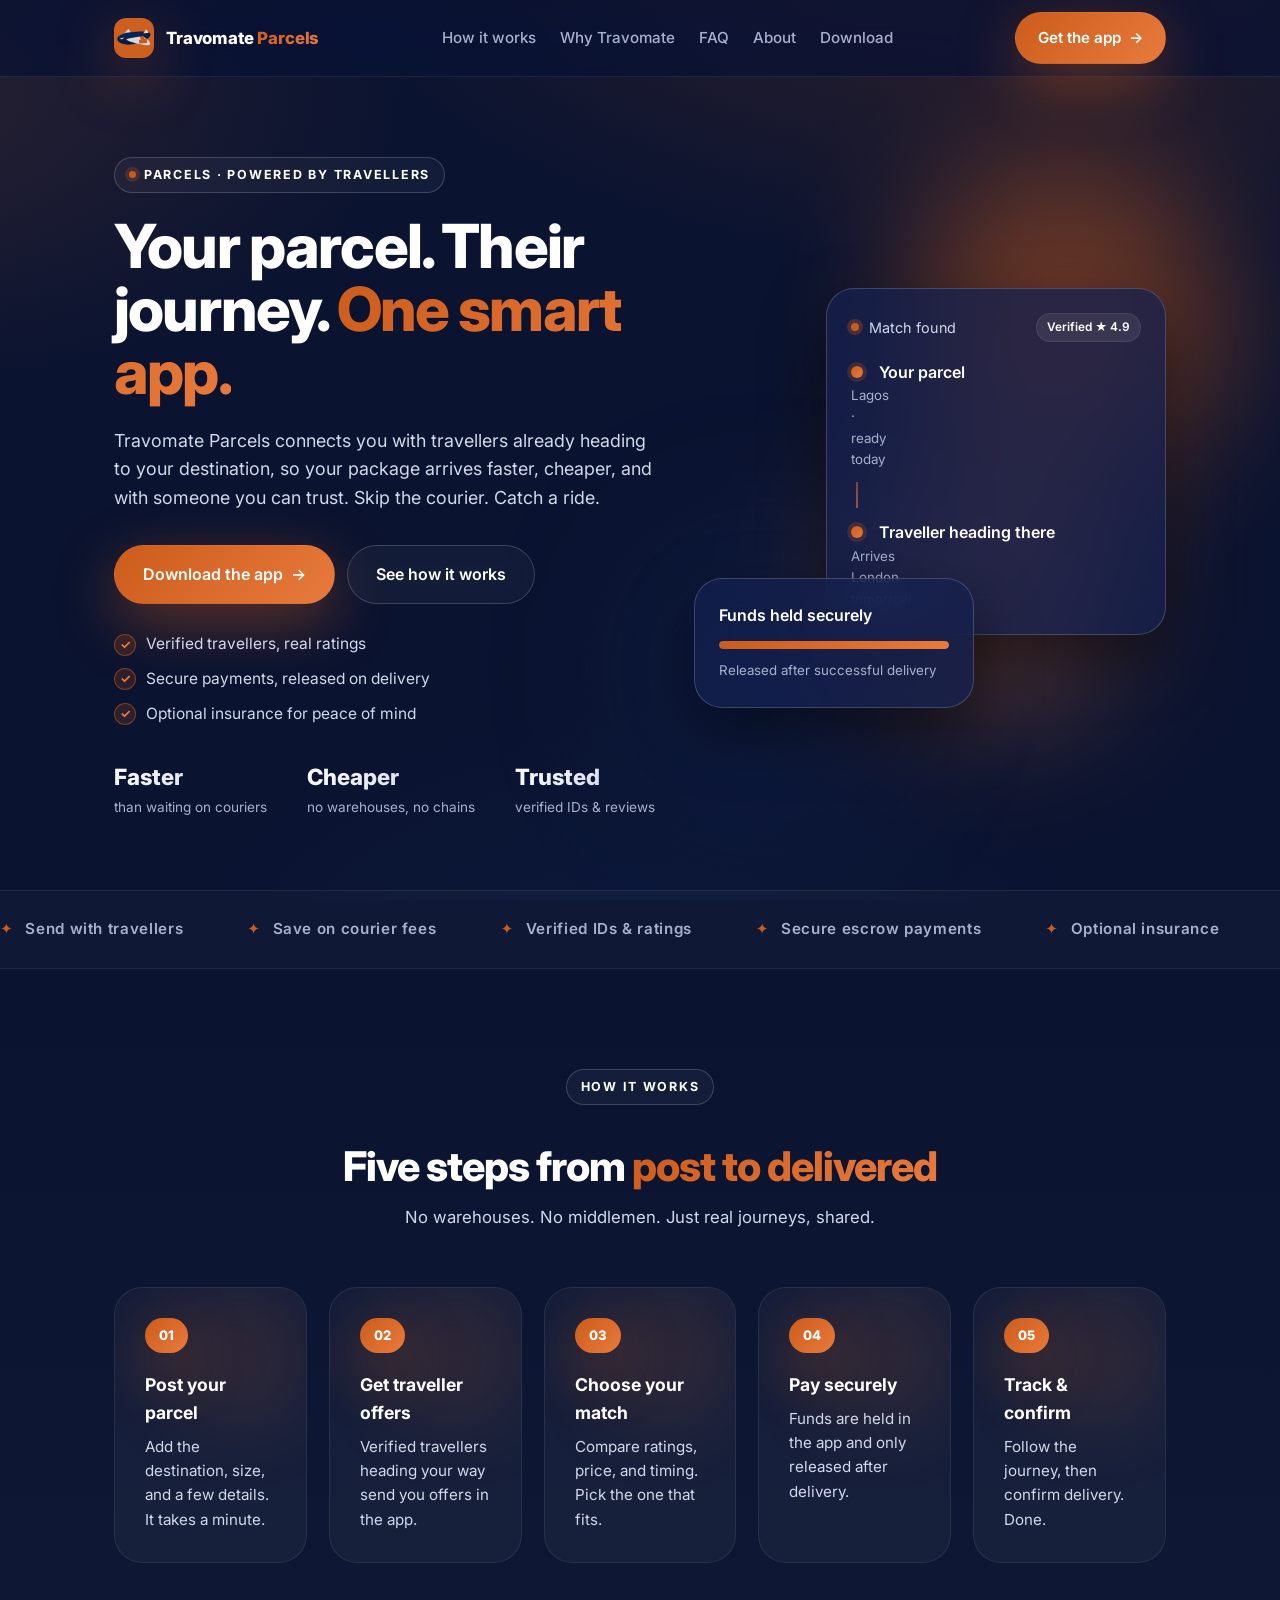
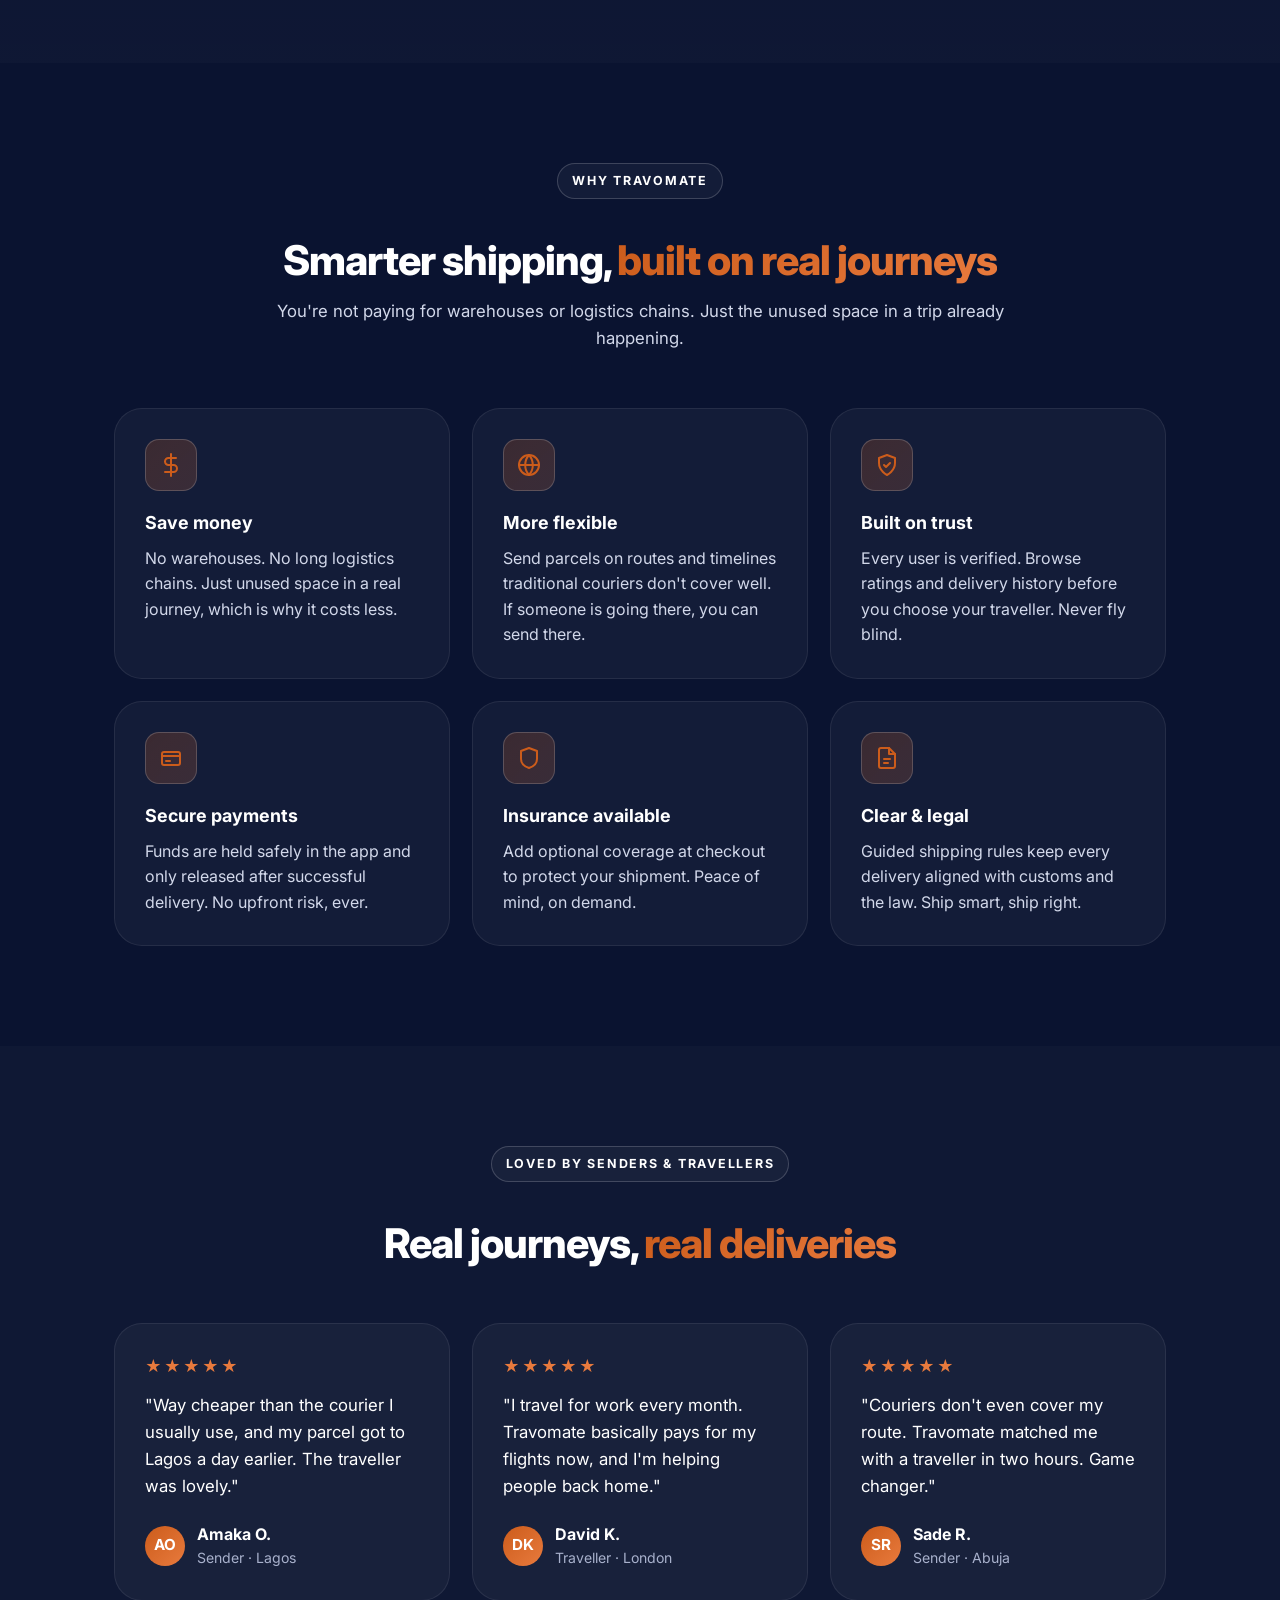
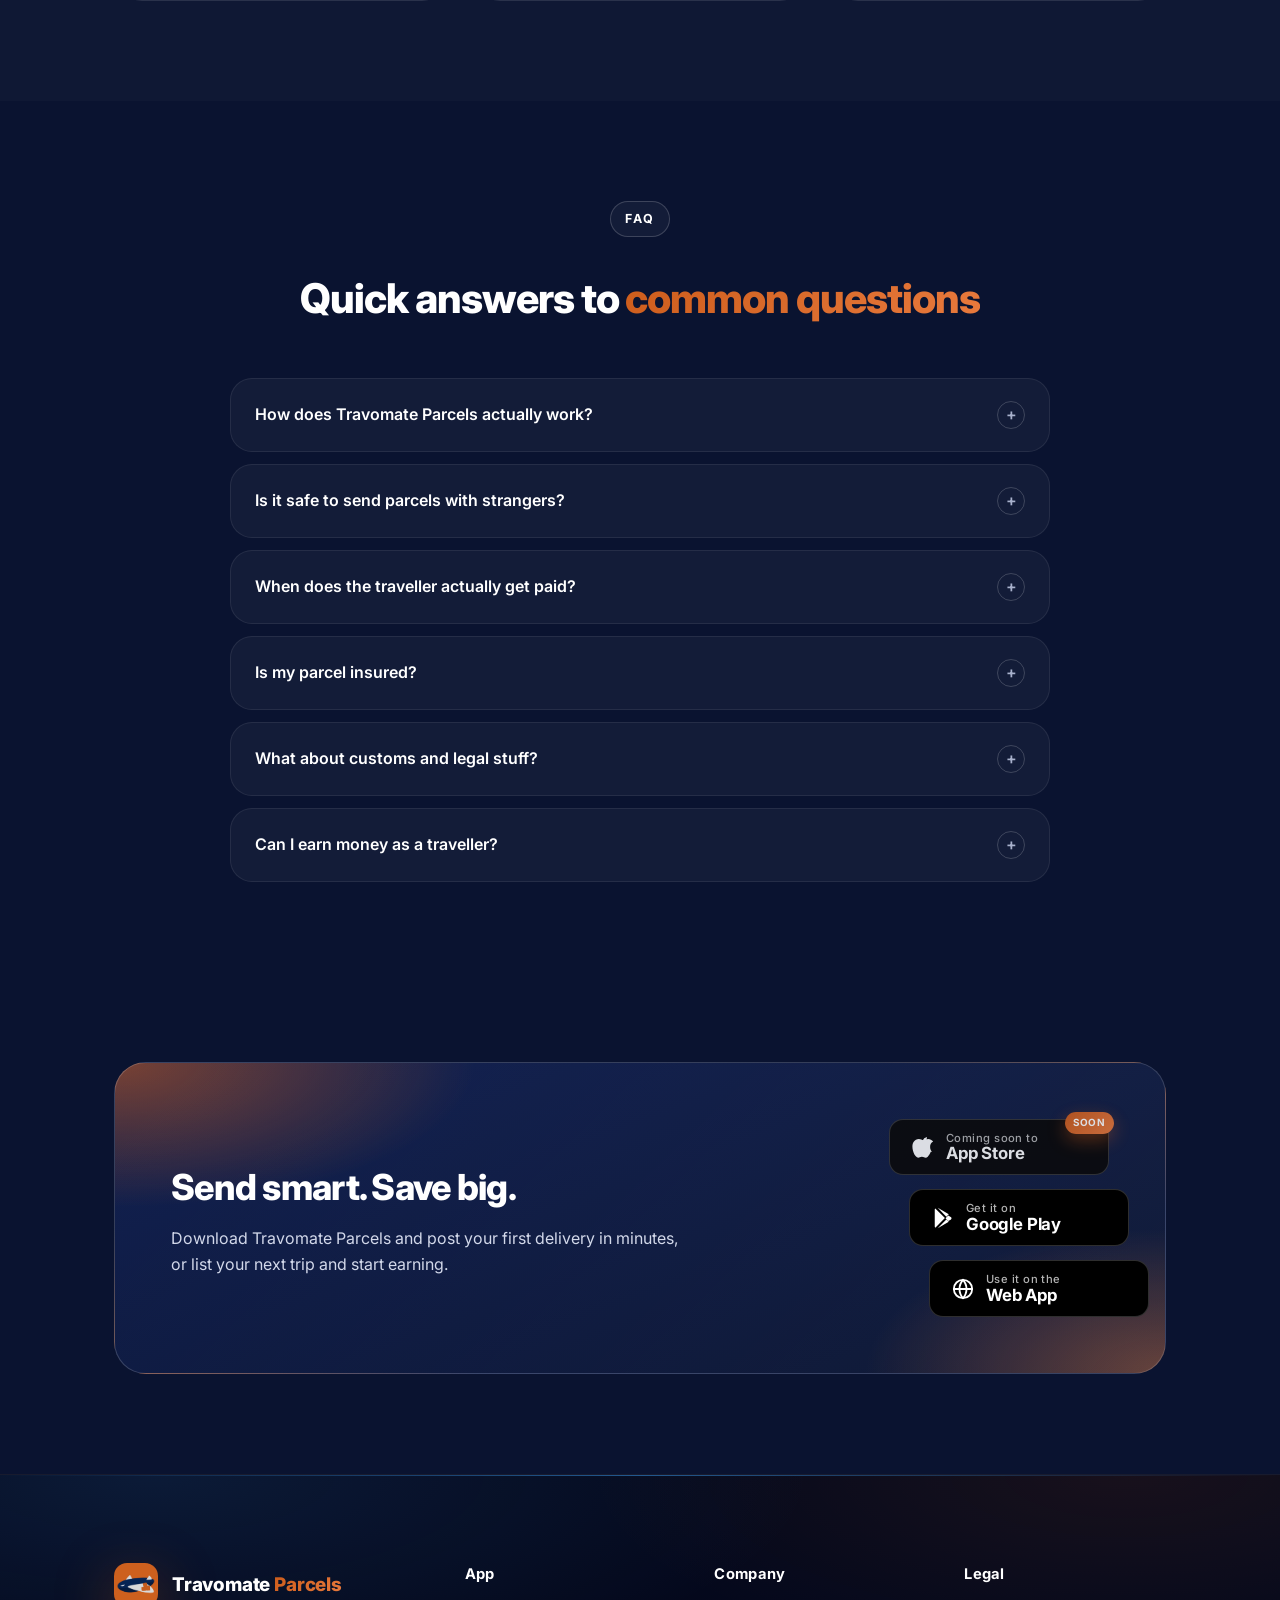
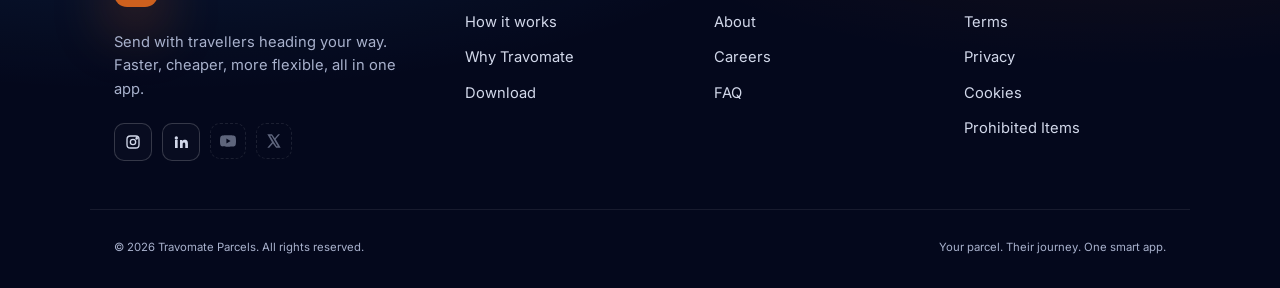
<file: index.html>
<!DOCTYPE html>
<html lang="en">
<head>
  <meta charset="UTF-8" />
  <meta name="viewport" content="width=device-width, initial-scale=1.0" />
  <meta name="theme-color" content="#0a1330" />
  <link rel="icon" type="image/png" href="assets/icon%201.png" />
  <meta name="description" content="Travomate Parcels: send packages with travellers already heading your way. Faster, cheaper, more flexible. Download the app." />
  <meta name="keywords" content="parcel delivery, peer-to-peer parcels, send parcel with traveller, P2P shipping, crowdshipping, Travomate, Travomate Parcels, send package abroad, cheap international shipping, courier alternative" />
  <meta name="author" content="Travomate SP Z.O.O" />
  <meta name="robots" content="index, follow, max-image-preview:large, max-snippet:-1, max-video-preview:-1" />
  <meta name="geo.region" content="PL-MZ" />
  <meta name="geo.placename" content="Warsaw" />
  <meta name="geo.position" content="52.2297;21.0122" />
  <meta name="ICBM" content="52.2297, 21.0122" />
  <link rel="canonical" href="https://travomate.com.pl/" />
  <meta property="og:type" content="website" />
  <meta property="og:site_name" content="Travomate Parcels" />
  <meta property="og:title" content="Travomate Parcels: Send With Travellers. Save Big." />
  <meta property="og:description" content="Send packages with travellers already heading your way. Faster, cheaper, more flexible. Download the app." />
  <meta property="og:url" content="https://travomate.com.pl/" />
  <meta property="og:image" content="https://travomate.com.pl/assets/icon%201.png" />
  <meta property="og:locale" content="en_GB" />
  <meta name="twitter:card" content="summary_large_image" />
  <meta name="twitter:title" content="Travomate Parcels: Send With Travellers. Save Big." />
  <meta name="twitter:description" content="Send packages with travellers already heading your way. Faster, cheaper, more flexible." />
  <meta name="twitter:image" content="https://travomate.com.pl/assets/icon%201.png" />
  <title>Travomate Parcels: Send With Travellers. Save Big.</title>
  <link rel="preconnect" href="https://fonts.googleapis.com" />
  <link rel="preconnect" href="https://fonts.gstatic.com" crossorigin />
  <link href="https://fonts.googleapis.com/css2?family=Inter:wght@400;500;600;700;800&display=swap" rel="stylesheet" />
  <link rel="stylesheet" href="styles.css" />
  <script type="application/ld+json">
  {
    "@context": "https://schema.org",
    "@graph": [
      {
        "@type": "Organization",
        "@id": "https://travomate.com.pl/#organization",
        "name": "Travomate SP Z.O.O",
        "alternateName": "Travomate Parcels",
        "url": "https://travomate.com.pl/",
        "logo": "https://travomate.com.pl/assets/icon%201.png",
        "address": {
          "@type": "PostalAddress",
          "addressLocality": "Warsaw",
          "addressRegion": "Mazowieckie",
          "addressCountry": "PL"
        },
        "sameAs": [
          "https://www.instagram.com/travomate_parcels",
          "https://www.linkedin.com/company/travomate-sp-z-o-o/"
        ]
      },
      {
        "@type": "WebSite",
        "@id": "https://travomate.com.pl/#website",
        "url": "https://travomate.com.pl/",
        "name": "Travomate Parcels",
        "description": "Peer-to-peer parcel delivery with verified travellers heading your way.",
        "publisher": { "@id": "https://travomate.com.pl/#organization" },
        "inLanguage": "en-GB"
      },
      {
        "@type": "MobileApplication",
        "name": "Travomate Parcels",
        "operatingSystem": "ANDROID, WEB",
        "applicationCategory": "TravelApplication",
        "offers": { "@type": "Offer", "price": "0", "priceCurrency": "USD" },
        "downloadUrl": "https://play.google.com/store/apps/details?id=online.travomate.app",
        "publisher": { "@id": "https://travomate.com.pl/#organization" }
      },
      {
        "@type": "Service",
        "name": "Peer-to-peer parcel delivery",
        "serviceType": "Crowdshipping",
        "areaServed": "Worldwide",
        "provider": { "@id": "https://travomate.com.pl/#organization" },
        "description": "Send parcels with verified travellers already heading to your destination. Funds are held in escrow and released only after delivery is confirmed."
      }
    ]
  }
  </script>
</head>
<body>
  <header class="site-header">
    <div class="container nav">
      <a href="#" class="logo" aria-label="Travomate Parcels home">
        <span class="logo-mark" aria-hidden="true">
          <img src="assets/icon%201.png" alt="" width="40" height="40" />
        </span>
        <span class="logo-text">Travomate <span>Parcels</span></span>
      </a>
      <nav class="nav-links" aria-label="Primary">
        <a href="#how">How it works</a>
        <a href="#why">Why Travomate</a>
        <a href="#faq">FAQ</a>
        <a href="about.html">About</a>
        <a href="#download">Download</a>
      </nav>
      <div class="nav-cta">
        <a href="#download" class="btn btn-primary">Get the app <span class="arrow">→</span></a>
      </div>
      <button class="nav-toggle" aria-label="Open menu" aria-expanded="false">
        <span></span><span></span><span></span>
      </button>
    </div>
  </header>

  <main>
    <section class="hero">
      <div class="container hero-grid">
        <div class="hero-copy reveal">
          <span class="eyebrow"><span class="pulse"></span> Parcels · Powered by travellers</span>
          <h1>Your parcel. Their journey. <span class="grad">One smart app.</span></h1>
          <p class="lead">
            Travomate Parcels connects you with travellers already heading to your destination,
            so your package arrives faster, cheaper, and with someone you can trust.
            Skip the courier. Catch a ride.
          </p>

          <div class="hero-actions">
            <a href="#download" class="btn btn-primary btn-lg">Download the app <span class="arrow">→</span></a>
            <a href="#how" class="btn btn-ghost btn-lg">See how it works</a>
          </div>

          <ul class="hero-bullets">
            <li><span class="tick" aria-hidden="true">✓</span> Verified travellers, real ratings</li>
            <li><span class="tick" aria-hidden="true">✓</span> Secure payments, released on delivery</li>
            <li><span class="tick" aria-hidden="true">✓</span> Optional insurance for peace of mind</li>
          </ul>

          <div class="trust">
            <div><strong>Faster</strong><span>than waiting on couriers</span></div>
            <div><strong>Cheaper</strong><span>no warehouses, no chains</span></div>
            <div><strong>Trusted</strong><span>verified IDs &amp; reviews</span></div>
          </div>
        </div>
        <div class="hero-art" aria-hidden="true">
          <div class="card card-float">
            <div class="card-row">
              <div class="dot dot-green"></div>
              <span>Match found</span>
              <span class="badge">Verified ★ 4.9</span>
            </div>
            <div class="route">
              <div class="route-point"><span></span><p>Your parcel</p><small>Lagos · ready today</small></div>
              <div class="route-line"></div>
              <div class="route-point"><span></span><p>Traveller heading there</p><small>Arrives London tomorrow</small></div>
            </div>
          </div>
          <div class="card card-float card-2">
            <p class="card-title">Funds held securely</p>
            <div class="bar"><div class="bar-fill" style="width:100%"></div></div>
            <small>Released after successful delivery</small>
          </div>
          <div class="blob blob-1"></div>
          <div class="blob blob-2"></div>
          <div class="blob blob-3"></div>
        </div>
      </div>
    </section>

    <div class="marquee" aria-hidden="true">
      <div class="marquee-track">
        <span>Send with travellers</span>
        <span>Save on courier fees</span>
        <span>Verified IDs &amp; ratings</span>
        <span>Secure escrow payments</span>
        <span>Optional insurance</span>
        <span>Track every step</span>
        <span>Customs-clear &amp; legal</span>
        <span>Send with travellers</span>
        <span>Save on courier fees</span>
        <span>Verified IDs &amp; ratings</span>
        <span>Secure escrow payments</span>
        <span>Optional insurance</span>
        <span>Track every step</span>
        <span>Customs-clear &amp; legal</span>
      </div>
    </div>

    <section id="how" class="how">
      <div class="container">
        <div class="section-head reveal">
          <span class="eyebrow">How it works</span>
          <h2>Five steps from <span class="grad">post to delivered</span></h2>
          <p>No warehouses. No middlemen. Just real journeys, shared.</p>
        </div>
        <ol class="steps steps-5">
          <li class="reveal">
            <span class="step-num">01</span>
            <h3>Post your parcel</h3>
            <p>Add the destination, size, and a few details. It takes a minute.</p>
          </li>
          <li class="reveal">
            <span class="step-num">02</span>
            <h3>Get traveller offers</h3>
            <p>Verified travellers heading your way send you offers in the app.</p>
          </li>
          <li class="reveal">
            <span class="step-num">03</span>
            <h3>Choose your match</h3>
            <p>Compare ratings, price, and timing. Pick the one that fits.</p>
          </li>
          <li class="reveal">
            <span class="step-num">04</span>
            <h3>Pay securely</h3>
            <p>Funds are held in the app and only released after delivery.</p>
          </li>
          <li class="reveal">
            <span class="step-num">05</span>
            <h3>Track &amp; confirm</h3>
            <p>Follow the journey, then confirm delivery. Done.</p>
          </li>
        </ol>
      </div>
    </section>

    <section id="why" class="services">
      <div class="container">
        <div class="section-head reveal">
          <span class="eyebrow">Why Travomate</span>
          <h2>Smarter shipping, <span class="grad">built on real journeys</span></h2>
          <p>You're not paying for warehouses or logistics chains. Just the unused space in a trip already happening.</p>
        </div>
        <div class="why-grid">
          <article class="feature reveal">
            <div class="feature-icon">
              <svg viewBox="0 0 24 24" fill="none" stroke="currentColor" stroke-width="2" stroke-linecap="round" stroke-linejoin="round"><line x1="12" y1="1" x2="12" y2="23"/><path d="M17 5H9.5a3.5 3.5 0 0 0 0 7h5a3.5 3.5 0 0 1 0 7H6"/></svg>
            </div>
            <h3>Save money</h3>
            <p>No warehouses. No long logistics chains. Just unused space in a real journey, which is why it costs less.</p>
          </article>
          <article class="feature reveal">
            <div class="feature-icon">
              <svg viewBox="0 0 24 24" fill="none" stroke="currentColor" stroke-width="2" stroke-linecap="round" stroke-linejoin="round"><circle cx="12" cy="12" r="10"/><path d="M2 12h20"/><path d="M12 2a15 15 0 0 1 0 20"/><path d="M12 2a15 15 0 0 0 0 20"/></svg>
            </div>
            <h3>More flexible</h3>
            <p>Send parcels on routes and timelines traditional couriers don't cover well. If someone is going there, you can send there.</p>
          </article>
          <article class="feature reveal">
            <div class="feature-icon">
              <svg viewBox="0 0 24 24" fill="none" stroke="currentColor" stroke-width="2" stroke-linecap="round" stroke-linejoin="round"><path d="M12 22s8-4 8-12V5l-8-3-8 3v5c0 8 8 12 8 12z"/><path d="m9 12 2 2 4-4"/></svg>
            </div>
            <h3>Built on trust</h3>
            <p>Every user is verified. Browse ratings and delivery history before you choose your traveller. Never fly blind.</p>
          </article>
          <article class="feature reveal">
            <div class="feature-icon">
              <svg viewBox="0 0 24 24" fill="none" stroke="currentColor" stroke-width="2" stroke-linecap="round" stroke-linejoin="round"><rect x="3" y="6" width="18" height="13" rx="2"/><path d="M3 10h18"/><path d="M7 15h4"/></svg>
            </div>
            <h3>Secure payments</h3>
            <p>Funds are held safely in the app and only released after successful delivery. No upfront risk, ever.</p>
          </article>
          <article class="feature reveal">
            <div class="feature-icon">
              <svg viewBox="0 0 24 24" fill="none" stroke="currentColor" stroke-width="2" stroke-linecap="round" stroke-linejoin="round"><path d="M20 13c0 5-3.5 7.5-8 9-4.5-1.5-8-4-8-9V5l8-3 8 3z"/></svg>
            </div>
            <h3>Insurance available</h3>
            <p>Add optional coverage at checkout to protect your shipment. Peace of mind, on demand.</p>
          </article>
          <article class="feature reveal">
            <div class="feature-icon">
              <svg viewBox="0 0 24 24" fill="none" stroke="currentColor" stroke-width="2" stroke-linecap="round" stroke-linejoin="round"><path d="M14 2H6a2 2 0 0 0-2 2v16a2 2 0 0 0 2 2h12a2 2 0 0 0 2-2V8z"/><polyline points="14 2 14 8 20 8"/><line x1="9" y1="13" x2="15" y2="13"/><line x1="9" y1="17" x2="13" y2="17"/></svg>
            </div>
            <h3>Clear &amp; legal</h3>
            <p>Guided shipping rules keep every delivery aligned with customs and the law. Ship smart, ship right.</p>
          </article>
        </div>
      </div>
    </section>

    <section class="testimonials">
      <div class="container">
        <div class="section-head reveal">
          <span class="eyebrow">Loved by senders &amp; travellers</span>
          <h2>Real journeys, <span class="grad">real deliveries</span></h2>
        </div>
        <div class="grid-3">
          <figure class="quote reveal">
            <div class="stars" aria-label="5 out of 5 stars">★★★★★</div>
            <blockquote>"Way cheaper than the courier I usually use, and my parcel got to Lagos a day earlier. The traveller was lovely."</blockquote>
            <figcaption>
              <div class="avatar" aria-hidden="true">AO</div>
              <div class="who"><strong>Amaka O.</strong><span>Sender · Lagos</span></div>
            </figcaption>
          </figure>
          <figure class="quote reveal">
            <div class="stars" aria-label="5 out of 5 stars">★★★★★</div>
            <blockquote>"I travel for work every month. Travomate basically pays for my flights now, and I'm helping people back home."</blockquote>
            <figcaption>
              <div class="avatar" aria-hidden="true">DK</div>
              <div class="who"><strong>David K.</strong><span>Traveller · London</span></div>
            </figcaption>
          </figure>
          <figure class="quote reveal">
            <div class="stars" aria-label="5 out of 5 stars">★★★★★</div>
            <blockquote>"Couriers don't even cover my route. Travomate matched me with a traveller in two hours. Game changer."</blockquote>
            <figcaption>
              <div class="avatar" aria-hidden="true">SR</div>
              <div class="who"><strong>Sade R.</strong><span>Sender · Abuja</span></div>
            </figcaption>
          </figure>
        </div>
      </div>
    </section>

    <section id="faq" class="faq">
      <div class="container">
        <div class="section-head reveal">
          <span class="eyebrow">FAQ</span>
          <h2>Quick answers to <span class="grad">common questions</span></h2>
        </div>
        <div class="faq-list">
          <details class="faq-item reveal">
            <summary>How does Travomate Parcels actually work?<span class="faq-icon" aria-hidden="true">+</span></summary>
            <p>You post your parcel in the app. Verified travellers already heading to your destination send offers. You pick one based on rating, price, and timing, pay securely, and track the delivery, all inside the app.</p>
          </details>
          <details class="faq-item reveal">
            <summary>Is it safe to send parcels with strangers?<span class="faq-icon" aria-hidden="true">+</span></summary>
            <p>Every user is identity-verified, and you can see ratings and delivery history before you accept any offer. Payments stay locked in the app and are only released after successful delivery.</p>
          </details>
          <details class="faq-item reveal">
            <summary>When does the traveller actually get paid?<span class="faq-icon" aria-hidden="true">+</span></summary>
            <p>Funds are held securely from the moment you pay. They're released to the traveller only after you confirm the parcel has been delivered.</p>
          </details>
          <details class="faq-item reveal">
            <summary>Is my parcel insured?<span class="faq-icon" aria-hidden="true">+</span></summary>
            <p>Insurance is optional. You can add coverage at checkout to protect your shipment for extra peace of mind.</p>
          </details>
          <details class="faq-item reveal">
            <summary>What about customs and legal stuff?<span class="faq-icon" aria-hidden="true">+</span></summary>
            <p>The app guides you through shipping rules so every delivery follows customs and legal requirements. Restricted items are flagged before you post.</p>
          </details>
          <details class="faq-item reveal">
            <summary>Can I earn money as a traveller?<span class="faq-icon" aria-hidden="true">+</span></summary>
            <p>Yes. If you are already travelling, list your trip and accept parcels along the way. Turn your unused luggage space into income.</p>
          </details>
        </div>
      </div>
    </section>

    <section id="download" class="cta">
      <div class="container">
        <div class="cta-inner reveal">
          <div>
            <h2>Send smart. Save big.</h2>
            <p>Download Travomate Parcels and post your first delivery in minutes, or list your next trip and start earning.</p>
          </div>
          <div class="cta-actions cta-actions-stagger">
            <span class="app-badge app-badge-disabled" aria-label="App Store: Coming soon" role="button" aria-disabled="true">
              <svg width="22" height="22" viewBox="0 0 24 24" fill="currentColor" aria-hidden="true"><path d="M16.365 1.43c0 1.14-.42 2.23-1.18 3.04-.85.91-2.23 1.61-3.39 1.52-.13-1.12.43-2.29 1.18-3.04.86-.86 2.32-1.51 3.39-1.52zM20.5 17.18c-.55 1.27-.81 1.84-1.51 2.96-.99 1.55-2.39 3.49-4.13 3.5-1.55.02-1.95-1.01-4.06-.99-2.11.01-2.55 1.01-4.1.99-1.74-.02-3.07-1.78-4.06-3.34C.36 15.59-.45 9.85 1.7 6.65c1.4-2.07 3.62-3.29 5.71-3.29 2.13 0 3.46 1.16 5.22 1.16 1.7 0 2.74-1.17 5.2-1.17 1.86 0 3.83 1.01 5.23 2.76-4.6 2.52-3.86 9.07-1.06 11.07z"/></svg>
              <span class="app-badge-copy"><small>Coming soon to</small><strong>App Store</strong></span>
            </span>
            <a href="https://play.google.com/store/apps/details?id=online.travomate.app" class="app-badge" target="_blank" rel="noopener noreferrer" aria-label="Get it on Google Play">
              <svg width="22" height="22" viewBox="0 0 24 24" fill="currentColor" aria-hidden="true"><path d="M3.6 1.5a1.5 1.5 0 0 0-.6 1.2v18.6a1.5 1.5 0 0 0 .6 1.2l10.5-10.5L3.6 1.5zM15.6 13.5l2.7 2.7-12 6.9 9.3-9.6zM20.4 10.8l-2.7-1.5-3 3 3 3 2.7-1.5a1.7 1.7 0 0 0 0-3zM15.6 10.5l-9.3-9.6 12 6.9-2.7 2.7z"/></svg>
              <span class="app-badge-copy"><small>Get it on</small><strong>Google Play</strong></span>
            </a>
            <a href="https://travo-mate.online/parcel/login" class="app-badge" target="_blank" rel="noopener noreferrer" aria-label="Open the Travomate Parcels web app">
              <svg width="22" height="22" viewBox="0 0 24 24" fill="none" stroke="currentColor" stroke-width="2" stroke-linecap="round" stroke-linejoin="round" aria-hidden="true"><circle cx="12" cy="12" r="10"/><line x1="2" y1="12" x2="22" y2="12"/><path d="M12 2a15 15 0 0 1 0 20"/><path d="M12 2a15 15 0 0 0 0 20"/></svg>
              <span class="app-badge-copy"><small>Use it on the</small><strong>Web App</strong></span>
            </a>
          </div>
        </div>
      </div>
    </section>
  </main>

  <footer class="site-footer">
    <div class="container footer-grid">
      <div>
        <a href="#" class="logo logo-light">
          <span class="logo-mark" aria-hidden="true">
            <img src="assets/icon%201.png" alt="" width="40" height="40" />
          </span>
          <span class="logo-text">Travomate <span>Parcels</span></span>
        </a>
        <p class="footer-tag">Send with travellers heading your way. Faster, cheaper, more flexible, all in one app.</p>
        <div class="socials">
          <a href="https://www.instagram.com/travomate_parcels?utm_source=ig_web_button_share_sheet&igsh=ZDNlZDc0MzIxNw==" target="_blank" rel="noopener noreferrer" aria-label="Travomate Parcels on Instagram">
            <svg width="16" height="16" viewBox="0 0 24 24" fill="none" stroke="currentColor" stroke-width="2"><rect x="3" y="3" width="18" height="18" rx="5"/><circle cx="12" cy="12" r="4"/><circle cx="17.5" cy="6.5" r="1" fill="currentColor"/></svg>
          </a>
          <a href="https://www.linkedin.com/company/travomate-sp-z-o-o/?viewAsMember=true" target="_blank" rel="noopener noreferrer" aria-label="Travomate SP Z.O.O on LinkedIn">
            <svg width="16" height="16" viewBox="0 0 24 24" fill="currentColor"><path d="M4.98 3.5a2.5 2.5 0 1 1-.001 5.001A2.5 2.5 0 0 1 4.98 3.5zM3 9h4v12H3V9zm7 0h3.8v1.7h.05c.53-1 1.83-2.05 3.77-2.05 4.04 0 4.78 2.66 4.78 6.13V21h-4v-5.4c0-1.29-.02-2.95-1.8-2.95-1.8 0-2.08 1.4-2.08 2.85V21h-4V9z"/></svg>
          </a>
          <span class="social-soon" aria-label="YouTube: coming soon" title="YouTube: coming soon">
            <svg width="16" height="16" viewBox="0 0 24 24" fill="currentColor"><path d="M23.5 6.2a3 3 0 0 0-2.1-2.1C19.5 3.5 12 3.5 12 3.5s-7.5 0-9.4.6A3 3 0 0 0 .5 6.2C0 8.1 0 12 0 12s0 3.9.5 5.8a3 3 0 0 0 2.1 2.1c1.9.6 9.4.6 9.4.6s7.5 0 9.4-.6a3 3 0 0 0 2.1-2.1c.5-1.9.5-5.8.5-5.8s0-3.9-.5-5.8zM9.6 15.6V8.4l6.3 3.6-6.3 3.6z"/></svg>
          </span>
          <span class="social-soon" aria-label="X (Twitter): coming soon" title="X: coming soon">
            <svg width="16" height="16" viewBox="0 0 24 24" fill="currentColor"><path d="M18.244 2H21l-6.52 7.45L22 22h-6.83l-4.78-6.25L4.8 22H2l7.04-8.04L2 2h6.94l4.32 5.71L18.244 2zm-2.39 18h1.94L8.27 4H6.2l9.654 16z"/></svg>
          </span>
        </div>
      </div>
      <div>
        <h4>App</h4>
        <a href="#how">How it works</a>
        <a href="#why">Why Travomate</a>
        <a href="#download">Download</a>
      </div>
      <div>
        <h4>Company</h4>
        <a href="about.html">About</a>
        <a href="careers.html">Careers</a>
        <a href="faq.html">FAQ</a>
      </div>
      <div>
        <h4>Legal</h4>
        <a href="terms.html">Terms</a>
        <a href="privacy.html">Privacy</a>
        <a href="cookies.html">Cookies</a>
        <a href="prohibited-items.html">Prohibited Items</a>
      </div>
    </div>
    <div class="container footer-bottom">
      <small>© <span id="year"></span> Travomate Parcels. All rights reserved.</small>
      <small>Your parcel. Their journey. One smart app.</small>
    </div>
  </footer>

  <script src="script.js" defer></script>
</body>
</html>
</file>
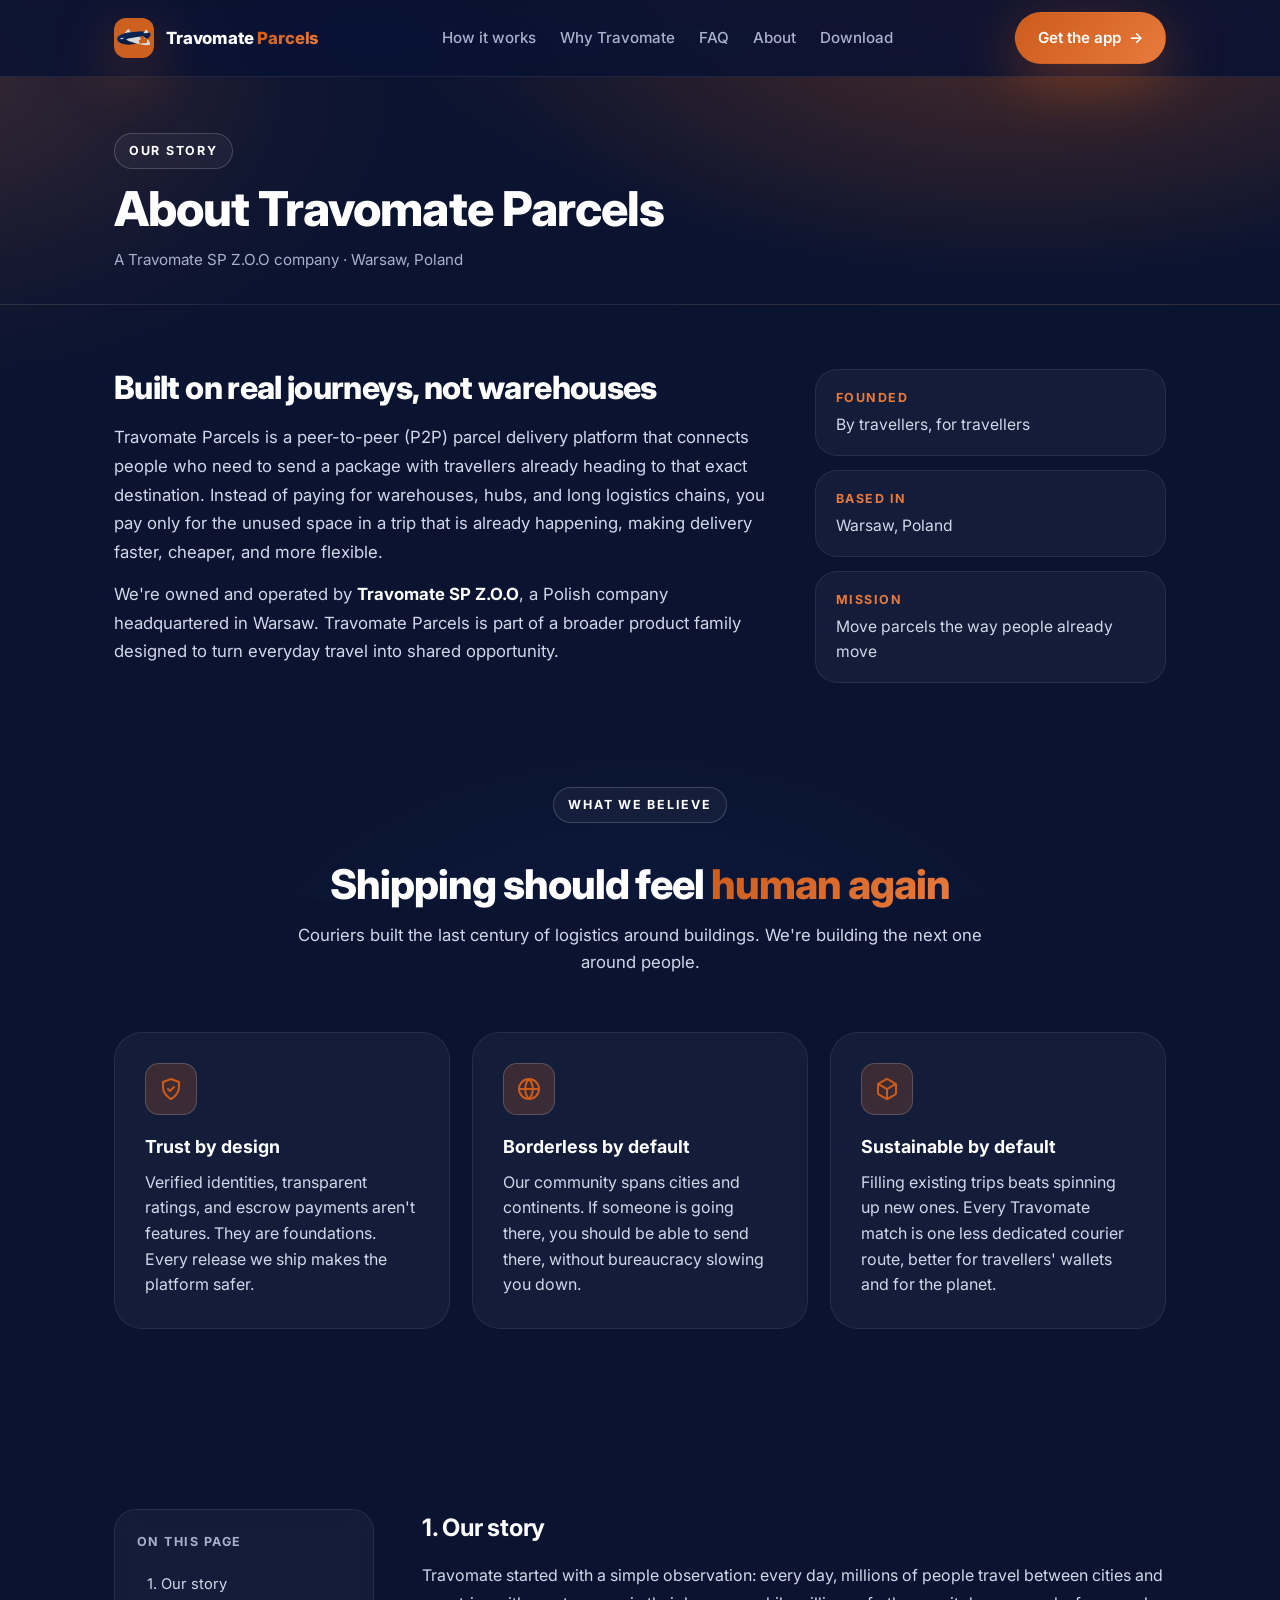
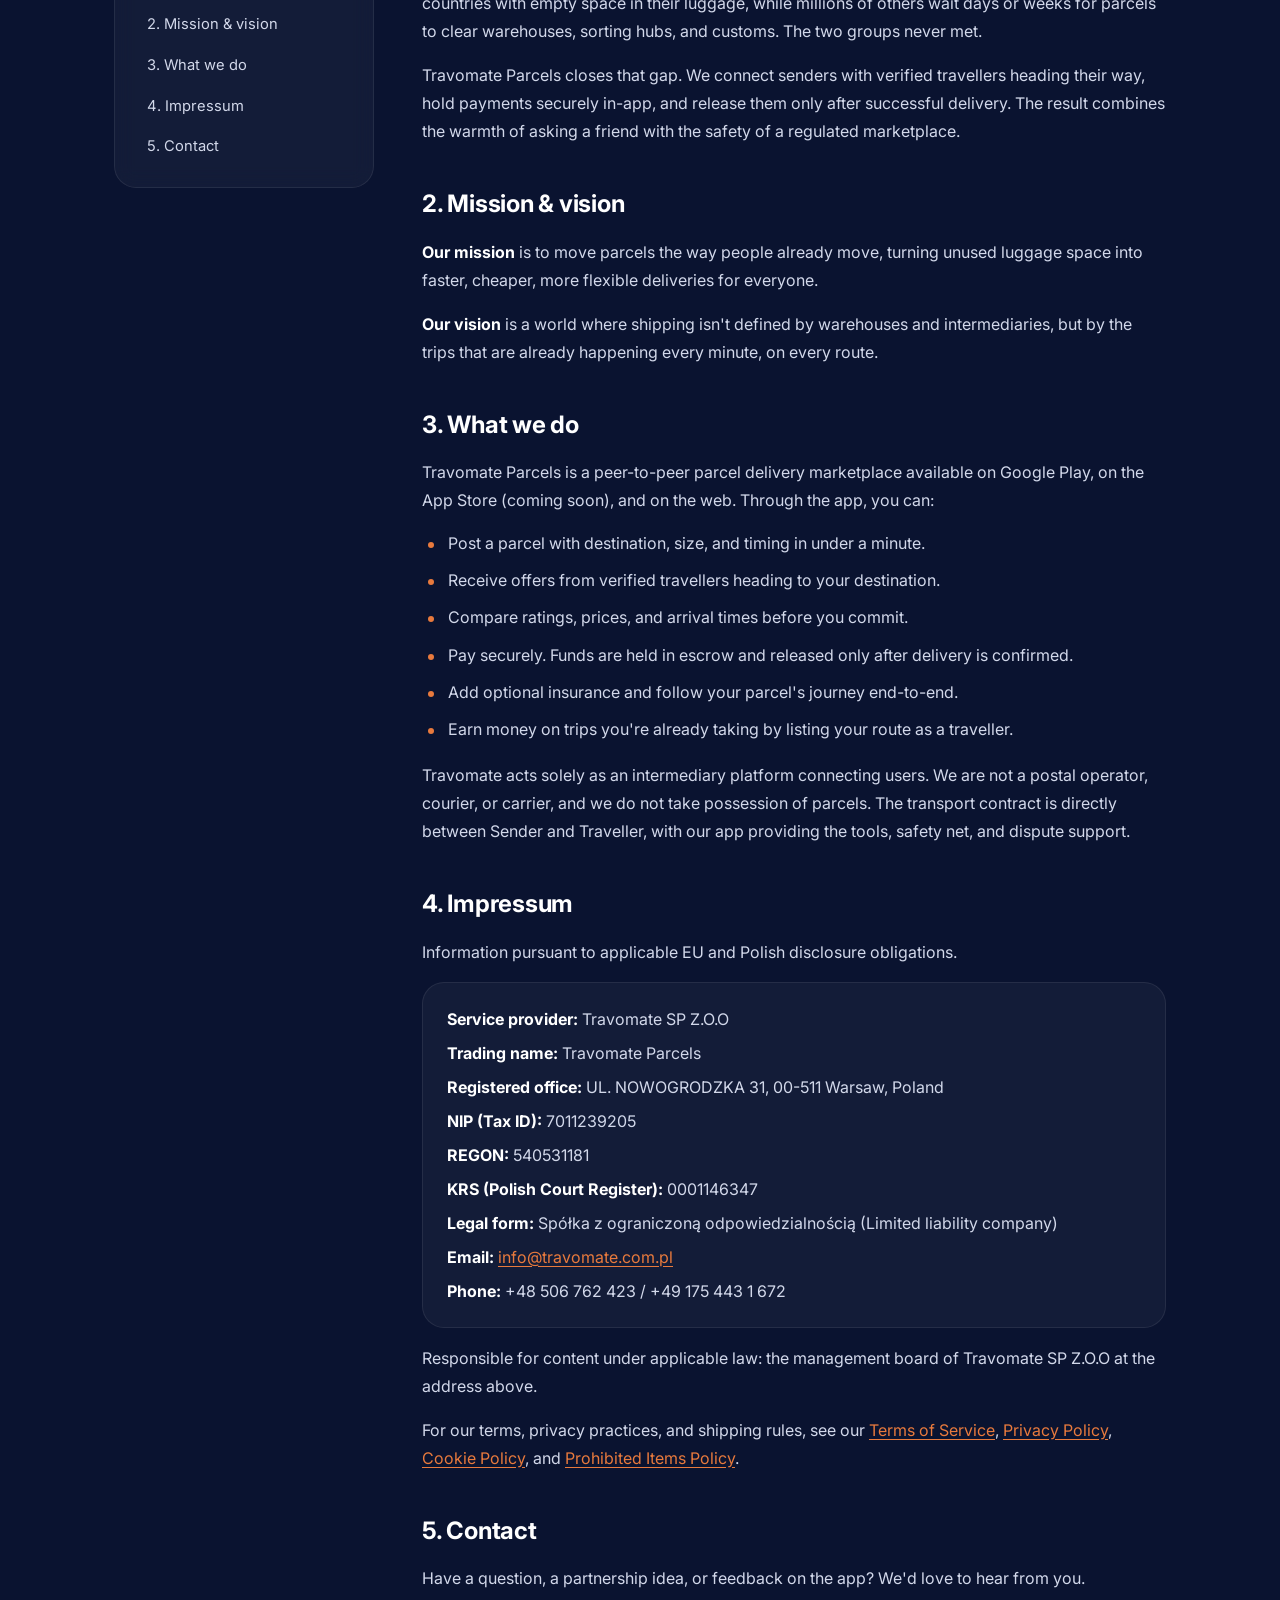
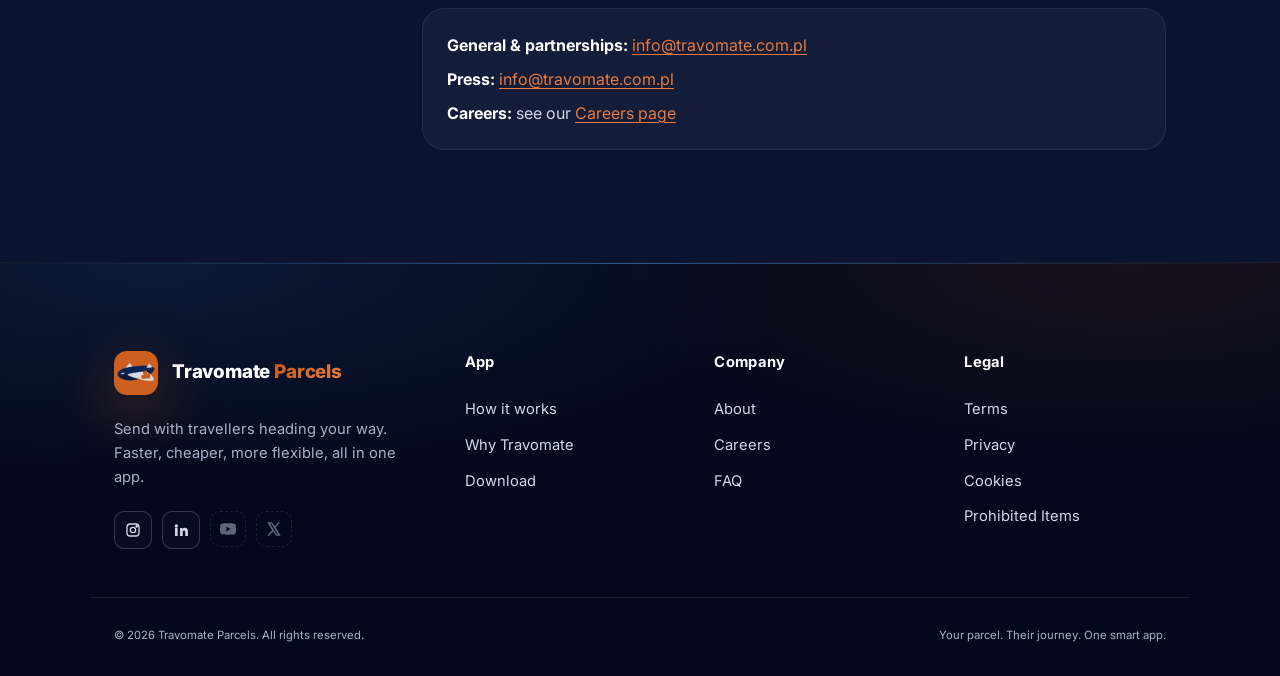
<file: about.html>
<!DOCTYPE html>
<html lang="en">
<head>
  <meta charset="UTF-8" />
  <meta name="viewport" content="width=device-width, initial-scale=1.0" />
  <meta name="theme-color" content="#0a1330" />
  <link rel="icon" type="image/png" href="assets/icon%201.png" />
  <meta name="description" content="About Travomate Parcels: a peer-to-peer parcel delivery platform owned by Travomate SP Z.O.O, based in Warsaw, Poland. Learn our story, mission, and Impressum." />
  <meta name="keywords" content="Travomate Parcels, Travomate SPZOO, about Travomate, Impressum, peer-to-peer parcel delivery, P2P shipping, traveller delivery app, send parcels with travellers, Warsaw startup, Polish logistics startup" />
  <meta name="author" content="Travomate SP Z.O.O" />
  <meta name="robots" content="index, follow, max-image-preview:large, max-snippet:-1" />
  <meta name="geo.region" content="PL-MZ" />
  <meta name="geo.placename" content="Warsaw" />
  <meta name="geo.position" content="52.2297;21.0122" />
  <meta name="ICBM" content="52.2297, 21.0122" />
  <link rel="canonical" href="https://travomate.com.pl/about.html" />
  <meta property="og:type" content="website" />
  <meta property="og:site_name" content="Travomate Parcels" />
  <meta property="og:title" content="About Travomate Parcels: Owned by Travomate SP Z.O.O" />
  <meta property="og:description" content="Travomate Parcels connects senders with travellers already heading their way. Built by Travomate SP Z.O.O in Warsaw, Poland." />
  <meta property="og:url" content="https://travomate.com.pl/about.html" />
  <meta property="og:image" content="https://travomate.com.pl/assets/icon%201.png" />
  <meta property="og:locale" content="en_GB" />
  <meta name="twitter:card" content="summary_large_image" />
  <meta name="twitter:title" content="About Travomate Parcels" />
  <meta name="twitter:description" content="Owned by Travomate SP Z.O.O in Warsaw. Peer-to-peer parcel delivery with verified travellers." />
  <meta name="twitter:image" content="https://travomate.com.pl/assets/icon%201.png" />
  <title>About: Travomate Parcels</title>
  <link rel="preconnect" href="https://fonts.googleapis.com" />
  <link rel="preconnect" href="https://fonts.gstatic.com" crossorigin />
  <link href="https://fonts.googleapis.com/css2?family=Inter:wght@400;500;600;700;800&display=swap" rel="stylesheet" />
  <link rel="stylesheet" href="styles.css" />
  <script type="application/ld+json">
  {
    "@context": "https://schema.org",
    "@type": "AboutPage",
    "name": "About Travomate Parcels",
    "url": "https://travomate.com.pl/about.html",
    "description": "Travomate Parcels is a peer-to-peer parcel delivery platform owned by Travomate SP Z.O.O, based in Warsaw, Poland.",
    "mainEntity": {
      "@type": "Organization",
      "name": "Travomate SP Z.O.O",
      "alternateName": "Travomate Parcels",
      "url": "https://travomate.com.pl/",
      "logo": "https://travomate.com.pl/assets/icon%201.png",
      "address": {
        "@type": "PostalAddress",
        "addressLocality": "Warsaw",
        "addressRegion": "Mazowieckie",
        "addressCountry": "PL"
      },
      "sameAs": [
        "https://www.instagram.com/travomate_parcels",
        "https://www.linkedin.com/company/travomate-sp-z-o-o/"
      ]
    }
  }
  </script>
</head>
<body>
  <header class="site-header">
    <div class="container nav">
      <a href="index.html" class="logo" aria-label="Travomate Parcels home">
        <span class="logo-mark" aria-hidden="true">
          <img src="assets/icon%201.png" alt="" width="40" height="40" />
        </span>
        <span class="logo-text">Travomate <span>Parcels</span></span>
      </a>
      <nav class="nav-links" aria-label="Primary">
        <a href="index.html#how">How it works</a>
        <a href="index.html#why">Why Travomate</a>
        <a href="faq.html">FAQ</a>
        <a href="about.html">About</a>
        <a href="index.html#download">Download</a>
      </nav>
      <div class="nav-cta">
        <a href="index.html#download" class="btn btn-primary">Get the app <span class="arrow">→</span></a>
      </div>
      <button class="nav-toggle" aria-label="Open menu" aria-expanded="false">
        <span></span><span></span><span></span>
      </button>
    </div>
  </header>

  <main>
    <section class="legal-hero">
      <div class="container">
        <span class="eyebrow">Our story</span>
        <h1>About <span class="grad">Travomate Parcels</span></h1>
        <p class="updated">A Travomate SP Z.O.O company · Warsaw, Poland</p>
      </div>
    </section>

    <section class="about-intro">
      <div class="container">
        <div class="about-grid">
          <article class="about-copy reveal">
            <h2>Built on real journeys, not warehouses</h2>
            <p>Travomate Parcels is a peer-to-peer (P2P) parcel delivery platform that connects people who need to send a package with travellers already heading to that exact destination. Instead of paying for warehouses, hubs, and long logistics chains, you pay only for the unused space in a trip that is already happening, making delivery faster, cheaper, and more flexible.</p>
            <p>We're owned and operated by <strong>Travomate SP Z.O.O</strong>, a Polish company headquartered in Warsaw. Travomate Parcels is part of a broader product family designed to turn everyday travel into shared opportunity.</p>
          </article>
          <aside class="about-pill-stack reveal">
            <div class="about-pill">
              <strong>Founded</strong>
              <span>By travellers, for travellers</span>
            </div>
            <div class="about-pill">
              <strong>Based in</strong>
              <span>Warsaw, Poland</span>
            </div>
            <div class="about-pill">
              <strong>Mission</strong>
              <span>Move parcels the way people already move</span>
            </div>
          </aside>
        </div>
      </div>
    </section>

    <section class="about-values">
      <div class="container">
        <div class="section-head reveal">
          <span class="eyebrow">What we believe</span>
          <h2>Shipping should feel <span class="grad">human again</span></h2>
          <p>Couriers built the last century of logistics around buildings. We're building the next one around people.</p>
        </div>
        <div class="why-grid">
          <article class="feature reveal">
            <div class="feature-icon">
              <svg viewBox="0 0 24 24" fill="none" stroke="currentColor" stroke-width="2" stroke-linecap="round" stroke-linejoin="round"><path d="M12 22s8-4 8-12V5l-8-3-8 3v5c0 8 8 12 8 12z"/><path d="m9 12 2 2 4-4"/></svg>
            </div>
            <h3>Trust by design</h3>
            <p>Verified identities, transparent ratings, and escrow payments aren't features. They are foundations. Every release we ship makes the platform safer.</p>
          </article>
          <article class="feature reveal">
            <div class="feature-icon">
              <svg viewBox="0 0 24 24" fill="none" stroke="currentColor" stroke-width="2" stroke-linecap="round" stroke-linejoin="round"><circle cx="12" cy="12" r="10"/><path d="M2 12h20"/><path d="M12 2a15 15 0 0 1 0 20"/><path d="M12 2a15 15 0 0 0 0 20"/></svg>
            </div>
            <h3>Borderless by default</h3>
            <p>Our community spans cities and continents. If someone is going there, you should be able to send there, without bureaucracy slowing you down.</p>
          </article>
          <article class="feature reveal">
            <div class="feature-icon">
              <svg viewBox="0 0 24 24" fill="none" stroke="currentColor" stroke-width="2" stroke-linecap="round" stroke-linejoin="round"><path d="M21 16V8a2 2 0 0 0-1-1.73l-7-4a2 2 0 0 0-2 0l-7 4A2 2 0 0 0 3 8v8a2 2 0 0 0 1 1.73l7 4a2 2 0 0 0 2 0l7-4A2 2 0 0 0 21 16z"/><polyline points="3.27 6.96 12 12.01 20.73 6.96"/><line x1="12" y1="22.08" x2="12" y2="12"/></svg>
            </div>
            <h3>Sustainable by default</h3>
            <p>Filling existing trips beats spinning up new ones. Every Travomate match is one less dedicated courier route, better for travellers' wallets and for the planet.</p>
          </article>
        </div>
      </div>
    </section>

    <section class="legal">
      <div class="container">
        <div class="legal-layout">
          <aside class="legal-toc" aria-label="On this page">
            <h2>On this page</h2>
            <ol>
              <li><a href="#story">1. Our story</a></li>
              <li><a href="#mission">2. Mission &amp; vision</a></li>
              <li><a href="#what-we-do">3. What we do</a></li>
              <li><a href="#impressum">4. Impressum</a></li>
              <li><a href="#contact">5. Contact</a></li>
            </ol>
          </aside>

          <article class="legal-content">
            <h2 id="story">1. Our story</h2>
            <p>Travomate started with a simple observation: every day, millions of people travel between cities and countries with empty space in their luggage, while millions of others wait days or weeks for parcels to clear warehouses, sorting hubs, and customs. The two groups never met.</p>
            <p>Travomate Parcels closes that gap. We connect senders with verified travellers heading their way, hold payments securely in-app, and release them only after successful delivery. The result combines the warmth of asking a friend with the safety of a regulated marketplace.</p>

            <h2 id="mission">2. Mission &amp; vision</h2>
            <p><strong>Our mission</strong> is to move parcels the way people already move, turning unused luggage space into faster, cheaper, more flexible deliveries for everyone.</p>
            <p><strong>Our vision</strong> is a world where shipping isn't defined by warehouses and intermediaries, but by the trips that are already happening every minute, on every route.</p>

            <h2 id="what-we-do">3. What we do</h2>
            <p>Travomate Parcels is a peer-to-peer parcel delivery marketplace available on Google Play, on the App Store (coming soon), and on the web. Through the app, you can:</p>
            <ul>
              <li>Post a parcel with destination, size, and timing in under a minute.</li>
              <li>Receive offers from verified travellers heading to your destination.</li>
              <li>Compare ratings, prices, and arrival times before you commit.</li>
              <li>Pay securely. Funds are held in escrow and released only after delivery is confirmed.</li>
              <li>Add optional insurance and follow your parcel's journey end-to-end.</li>
              <li>Earn money on trips you're already taking by listing your route as a traveller.</li>
            </ul>
            <p>Travomate acts solely as an intermediary platform connecting users. We are not a postal operator, courier, or carrier, and we do not take possession of parcels. The transport contract is directly between Sender and Traveller, with our app providing the tools, safety net, and dispute support.</p>

            <h2 id="impressum">4. Impressum</h2>
            <p>Information pursuant to applicable EU and Polish disclosure obligations.</p>
            <div class="contact-block">
              <p><strong>Service provider:</strong> Travomate SP Z.O.O</p>
              <p><strong>Trading name:</strong> Travomate Parcels</p>
              <p><strong>Registered office:</strong> UL. NOWOGRODZKA 31, 00-511 Warsaw, Poland</p>
              <p><strong>NIP (Tax ID):</strong> 7011239205</p>
              <p><strong>REGON:</strong> 540531181</p>
              <p><strong>KRS (Polish Court Register):</strong> 0001146347</p>
              <p><strong>Legal form:</strong> Spółka z ograniczoną odpowiedzialnością (Limited liability company)</p>
              <p><strong>Email:</strong> <a href="mailto:info@travomate.com.pl">info@travomate.com.pl</a></p>
              <p><strong>Phone:</strong> +48 506 762 423 / +49 175 443 1 672</p>
            </div>
            <p>Responsible for content under applicable law: the management board of Travomate SP Z.O.O at the address above.</p>
            <p>For our terms, privacy practices, and shipping rules, see our <a href="terms.html">Terms of Service</a>, <a href="privacy.html">Privacy Policy</a>, <a href="cookies.html">Cookie Policy</a>, and <a href="prohibited-items.html">Prohibited Items Policy</a>.</p>

            <h2 id="contact">5. Contact</h2>
            <p>Have a question, a partnership idea, or feedback on the app? We'd love to hear from you.</p>
            <div class="contact-block">
              <p><strong>General &amp; partnerships:</strong> <a href="mailto:info@travomate.com.pl">info@travomate.com.pl</a></p>
              <p><strong>Press:</strong> <a href="mailto:info@travomate.com.pl">info@travomate.com.pl</a></p>
              <p><strong>Careers:</strong> see our <a href="careers.html">Careers page</a></p>
            </div>
          </article>
        </div>
      </div>
    </section>
  </main>

  <footer class="site-footer">
    <div class="container footer-grid">
      <div>
        <a href="index.html" class="logo logo-light">
          <span class="logo-mark" aria-hidden="true">
            <img src="assets/icon%201.png" alt="" width="40" height="40" />
          </span>
          <span class="logo-text">Travomate <span>Parcels</span></span>
        </a>
        <p class="footer-tag">Send with travellers heading your way. Faster, cheaper, more flexible, all in one app.</p>
        <div class="socials">
          <a href="https://www.instagram.com/travomate_parcels?utm_source=ig_web_button_share_sheet&igsh=ZDNlZDc0MzIxNw==" target="_blank" rel="noopener noreferrer" aria-label="Travomate Parcels on Instagram">
            <svg width="16" height="16" viewBox="0 0 24 24" fill="none" stroke="currentColor" stroke-width="2"><rect x="3" y="3" width="18" height="18" rx="5"/><circle cx="12" cy="12" r="4"/><circle cx="17.5" cy="6.5" r="1" fill="currentColor"/></svg>
          </a>
          <a href="https://www.linkedin.com/company/travomate-sp-z-o-o/?viewAsMember=true" target="_blank" rel="noopener noreferrer" aria-label="Travomate SP Z.O.O on LinkedIn">
            <svg width="16" height="16" viewBox="0 0 24 24" fill="currentColor"><path d="M4.98 3.5a2.5 2.5 0 1 1-.001 5.001A2.5 2.5 0 0 1 4.98 3.5zM3 9h4v12H3V9zm7 0h3.8v1.7h.05c.53-1 1.83-2.05 3.77-2.05 4.04 0 4.78 2.66 4.78 6.13V21h-4v-5.4c0-1.29-.02-2.95-1.8-2.95-1.8 0-2.08 1.4-2.08 2.85V21h-4V9z"/></svg>
          </a>
          <span class="social-soon" aria-label="YouTube: coming soon" title="YouTube: coming soon">
            <svg width="16" height="16" viewBox="0 0 24 24" fill="currentColor"><path d="M23.5 6.2a3 3 0 0 0-2.1-2.1C19.5 3.5 12 3.5 12 3.5s-7.5 0-9.4.6A3 3 0 0 0 .5 6.2C0 8.1 0 12 0 12s0 3.9.5 5.8a3 3 0 0 0 2.1 2.1c1.9.6 9.4.6 9.4.6s7.5 0 9.4-.6a3 3 0 0 0 2.1-2.1c.5-1.9.5-5.8.5-5.8s0-3.9-.5-5.8zM9.6 15.6V8.4l6.3 3.6-6.3 3.6z"/></svg>
          </span>
          <span class="social-soon" aria-label="X (Twitter): coming soon" title="X: coming soon">
            <svg width="16" height="16" viewBox="0 0 24 24" fill="currentColor"><path d="M18.244 2H21l-6.52 7.45L22 22h-6.83l-4.78-6.25L4.8 22H2l7.04-8.04L2 2h6.94l4.32 5.71L18.244 2zm-2.39 18h1.94L8.27 4H6.2l9.654 16z"/></svg>
          </span>
        </div>
      </div>
      <div>
        <h4>App</h4>
        <a href="index.html#how">How it works</a>
        <a href="index.html#why">Why Travomate</a>
        <a href="index.html#download">Download</a>
      </div>
      <div>
        <h4>Company</h4>
        <a href="about.html">About</a>
        <a href="careers.html">Careers</a>
        <a href="faq.html">FAQ</a>
      </div>
      <div>
        <h4>Legal</h4>
        <a href="terms.html">Terms</a>
        <a href="privacy.html">Privacy</a>
        <a href="cookies.html">Cookies</a>
        <a href="prohibited-items.html">Prohibited Items</a>
      </div>
    </div>
    <div class="container footer-bottom">
      <small>© <span id="year"></span> Travomate Parcels. All rights reserved.</small>
      <small>Your parcel. Their journey. One smart app.</small>
    </div>
  </footer>

  <script src="script.js" defer></script>
</body>
</html>
</file>
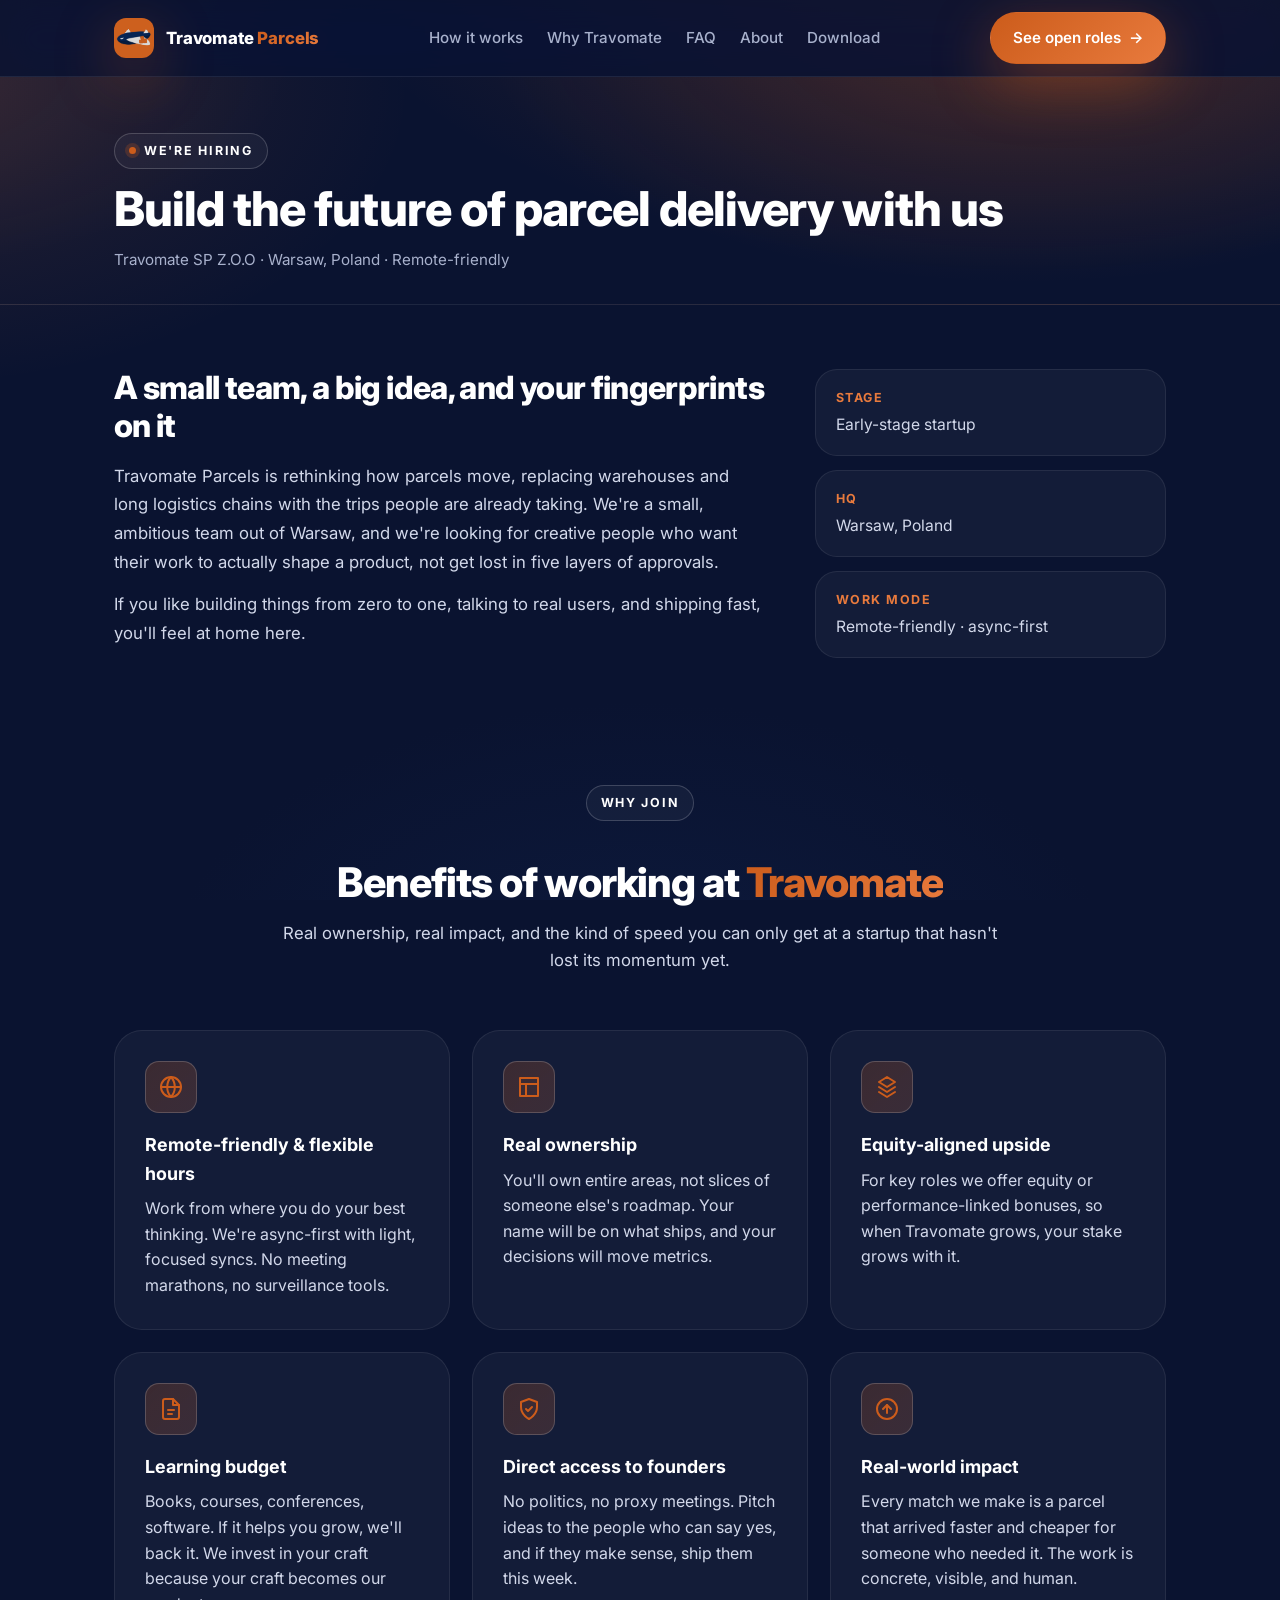
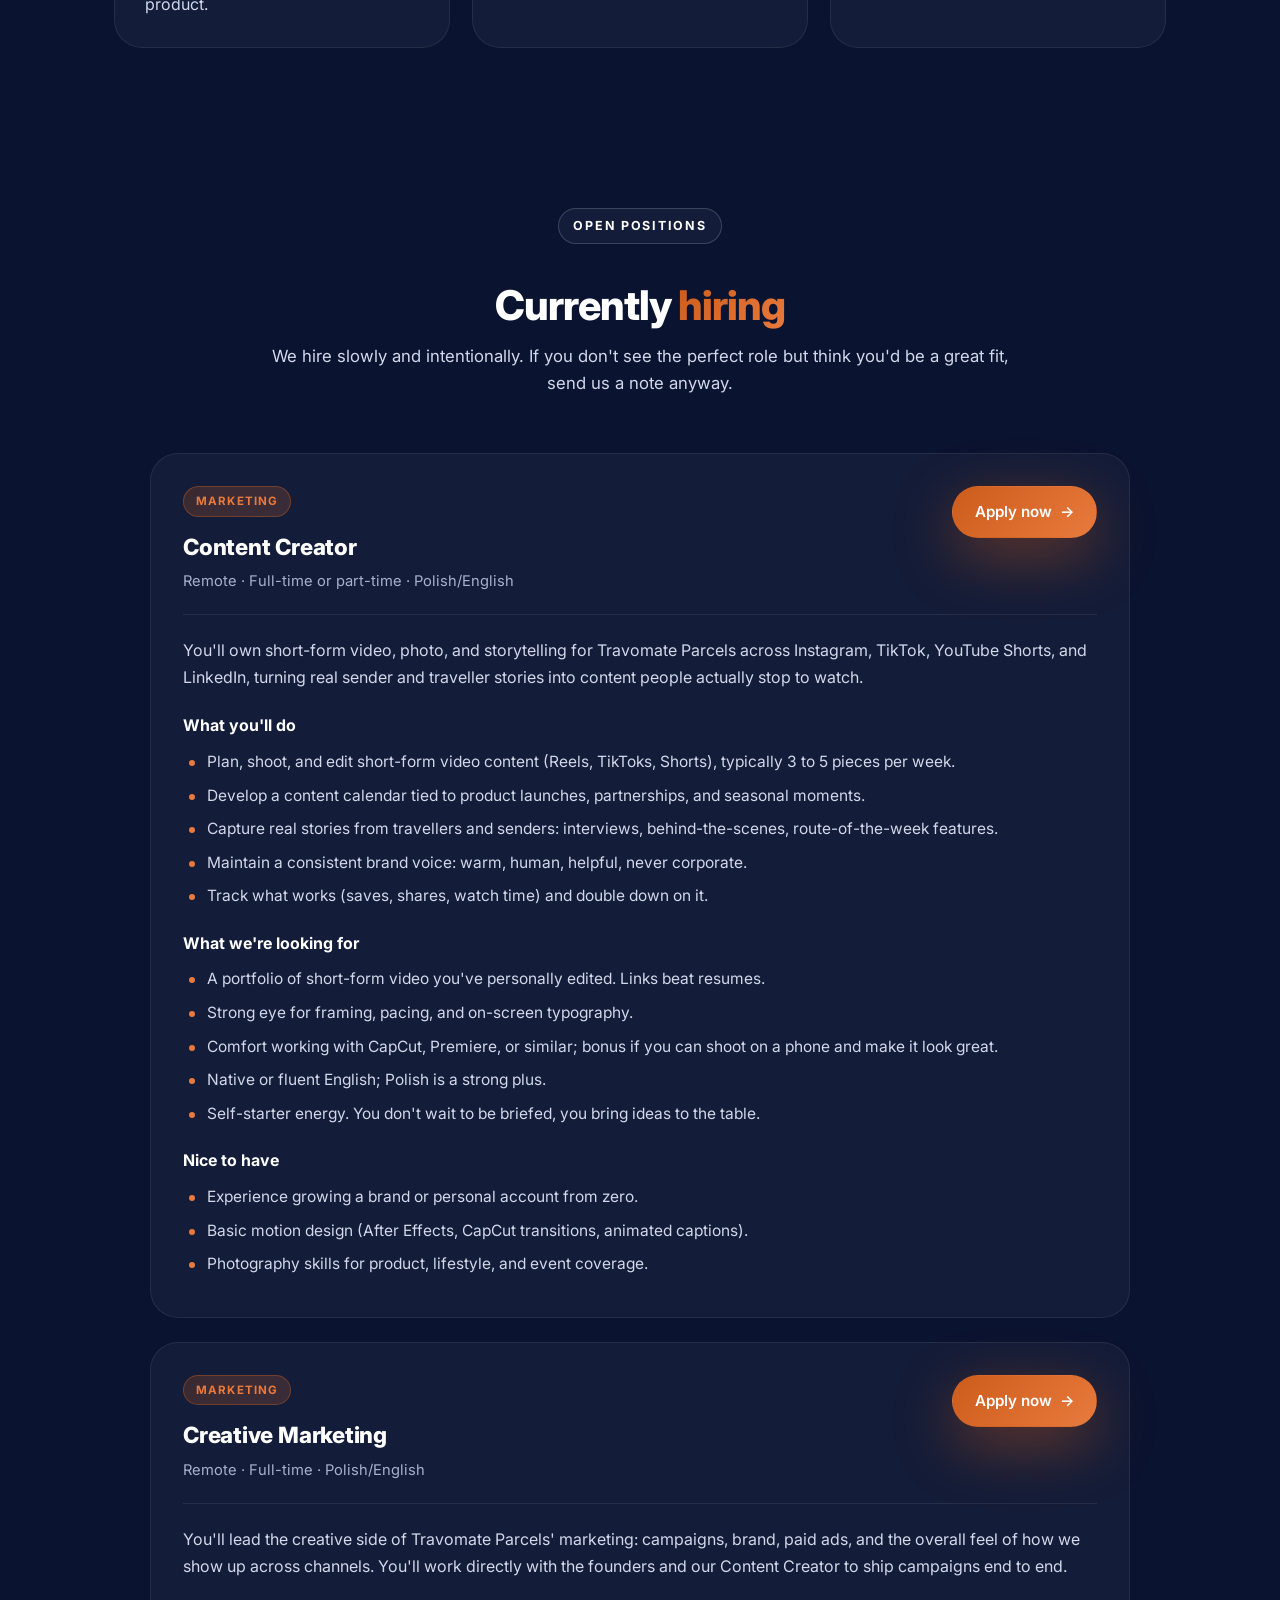
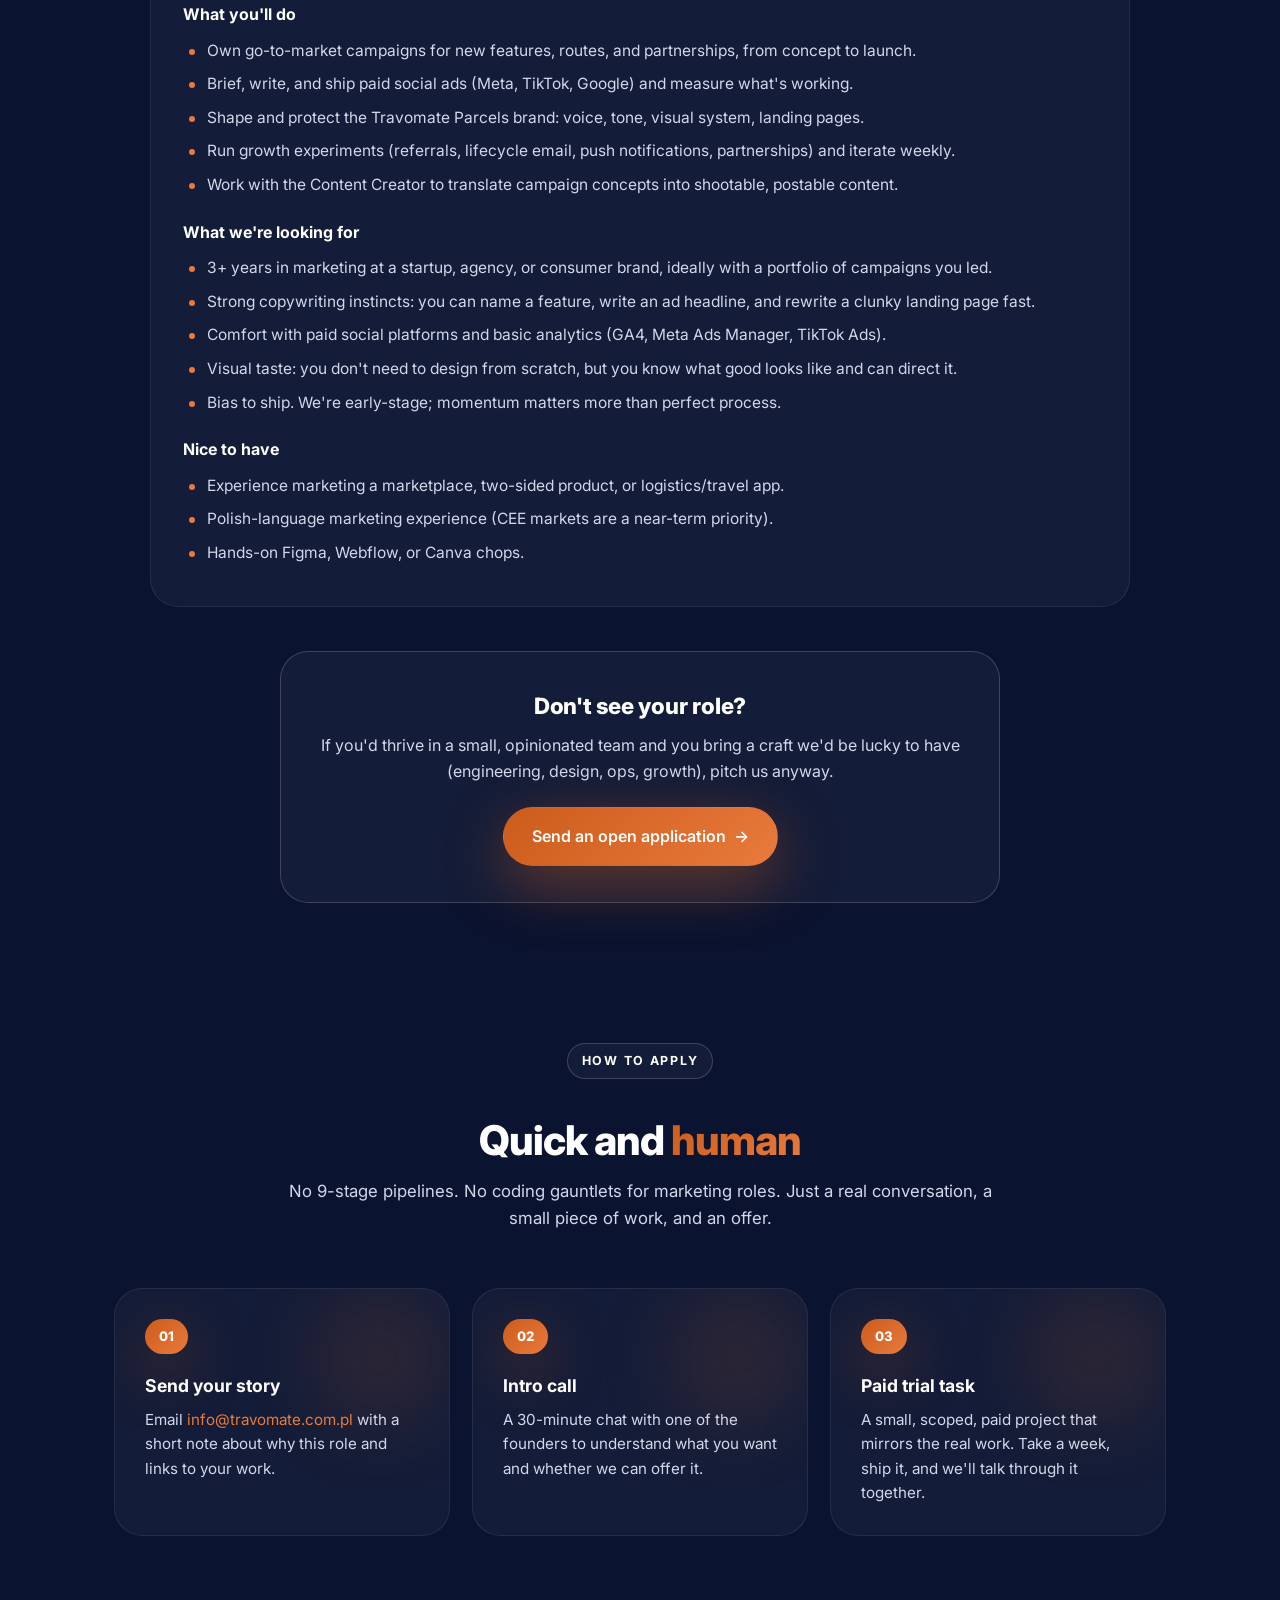
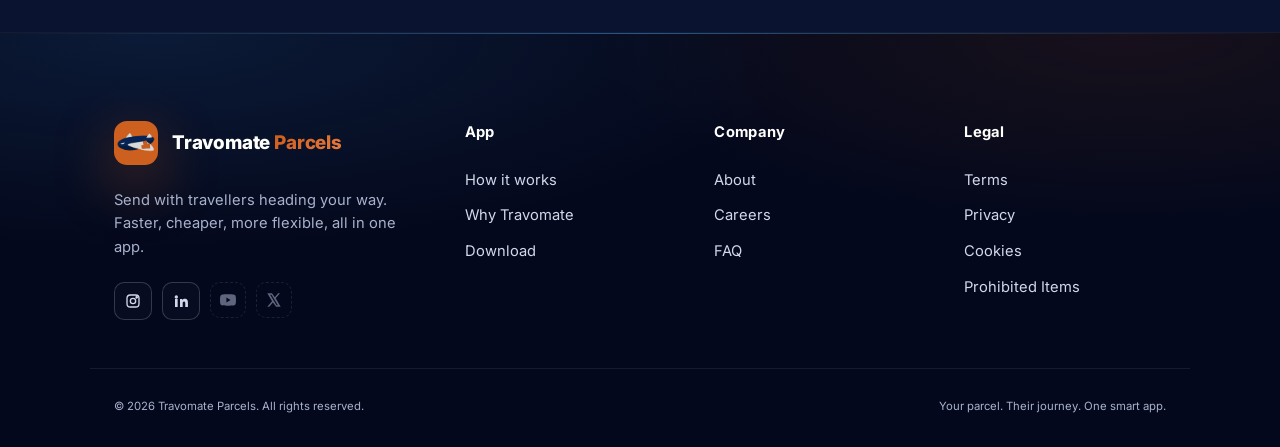
<file: careers.html>
<!DOCTYPE html>
<html lang="en">
<head>
  <meta charset="UTF-8" />
  <meta name="viewport" content="width=device-width, initial-scale=1.0" />
  <meta name="theme-color" content="#0a1330" />
  <link rel="icon" type="image/png" href="assets/icon%201.png" />
  <meta name="description" content="Careers at Travomate Parcels: join a Warsaw-based startup reshaping peer-to-peer parcel delivery. Open roles for Content Creators and Creative Marketing." />
  <meta name="keywords" content="Travomate careers, jobs at Travomate, Travomate Parcels jobs, content creator job, creative marketing job, startup jobs Warsaw, P2P logistics startup careers, remote startup jobs" />
  <meta name="author" content="Travomate SP Z.O.O" />
  <meta name="robots" content="index, follow, max-image-preview:large, max-snippet:-1" />
  <meta name="geo.region" content="PL-MZ" />
  <meta name="geo.placename" content="Warsaw" />
  <meta name="geo.position" content="52.2297;21.0122" />
  <meta name="ICBM" content="52.2297, 21.0122" />
  <link rel="canonical" href="https://travomate.com.pl/careers.html" />
  <meta property="og:type" content="website" />
  <meta property="og:site_name" content="Travomate Parcels" />
  <meta property="og:title" content="Careers: Join Travomate Parcels" />
  <meta property="og:description" content="Help us reshape parcel delivery. We're hiring Content Creators and Creative Marketing. Join a small, fast-moving Warsaw startup." />
  <meta property="og:url" content="https://travomate.com.pl/careers.html" />
  <meta property="og:image" content="https://travomate.com.pl/assets/icon%201.png" />
  <meta property="og:locale" content="en_GB" />
  <meta name="twitter:card" content="summary_large_image" />
  <meta name="twitter:title" content="Careers at Travomate Parcels" />
  <meta name="twitter:description" content="Open roles at a Warsaw-based peer-to-peer parcel delivery startup." />
  <meta name="twitter:image" content="https://travomate.com.pl/assets/icon%201.png" />
  <title>Careers: Travomate Parcels</title>
  <link rel="preconnect" href="https://fonts.googleapis.com" />
  <link rel="preconnect" href="https://fonts.gstatic.com" crossorigin />
  <link href="https://fonts.googleapis.com/css2?family=Inter:wght@400;500;600;700;800&display=swap" rel="stylesheet" />
  <link rel="stylesheet" href="styles.css" />
</head>
<body>
  <header class="site-header">
    <div class="container nav">
      <a href="index.html" class="logo" aria-label="Travomate Parcels home">
        <span class="logo-mark" aria-hidden="true">
          <img src="assets/icon%201.png" alt="" width="40" height="40" />
        </span>
        <span class="logo-text">Travomate <span>Parcels</span></span>
      </a>
      <nav class="nav-links" aria-label="Primary">
        <a href="index.html#how">How it works</a>
        <a href="index.html#why">Why Travomate</a>
        <a href="faq.html">FAQ</a>
        <a href="about.html">About</a>
        <a href="index.html#download">Download</a>
      </nav>
      <div class="nav-cta">
        <a href="#open-roles" class="btn btn-primary">See open roles <span class="arrow">→</span></a>
      </div>
      <button class="nav-toggle" aria-label="Open menu" aria-expanded="false">
        <span></span><span></span><span></span>
      </button>
    </div>
  </header>

  <main>
    <section class="legal-hero">
      <div class="container">
        <span class="eyebrow"><span class="pulse"></span> We're hiring</span>
        <h1>Build the future of <span class="grad">parcel delivery</span> with us</h1>
        <p class="updated">Travomate SP Z.O.O · Warsaw, Poland · Remote-friendly</p>
      </div>
    </section>

    <section class="careers-intro">
      <div class="container">
        <div class="about-grid">
          <article class="about-copy reveal">
            <h2>A small team, a big idea, and your fingerprints on it</h2>
            <p>Travomate Parcels is rethinking how parcels move, replacing warehouses and long logistics chains with the trips people are already taking. We're a small, ambitious team out of Warsaw, and we're looking for creative people who want their work to actually shape a product, not get lost in five layers of approvals.</p>
            <p>If you like building things from zero to one, talking to real users, and shipping fast, you'll feel at home here.</p>
          </article>
          <aside class="about-pill-stack reveal">
            <div class="about-pill"><strong>Stage</strong><span>Early-stage startup</span></div>
            <div class="about-pill"><strong>HQ</strong><span>Warsaw, Poland</span></div>
            <div class="about-pill"><strong>Work mode</strong><span>Remote-friendly · async-first</span></div>
          </aside>
        </div>
      </div>
    </section>

    <section class="perks">
      <div class="container">
        <div class="section-head reveal">
          <span class="eyebrow">Why join</span>
          <h2>Benefits of working at <span class="grad">Travomate</span></h2>
          <p>Real ownership, real impact, and the kind of speed you can only get at a startup that hasn't lost its momentum yet.</p>
        </div>
        <div class="why-grid">
          <article class="feature reveal">
            <div class="feature-icon">
              <svg viewBox="0 0 24 24" fill="none" stroke="currentColor" stroke-width="2" stroke-linecap="round" stroke-linejoin="round"><path d="M2 12h20"/><path d="M12 2a15 15 0 0 1 0 20"/><path d="M12 2a15 15 0 0 0 0 20"/><circle cx="12" cy="12" r="10"/></svg>
            </div>
            <h3>Remote-friendly &amp; flexible hours</h3>
            <p>Work from where you do your best thinking. We're async-first with light, focused syncs. No meeting marathons, no surveillance tools.</p>
          </article>
          <article class="feature reveal">
            <div class="feature-icon">
              <svg viewBox="0 0 24 24" fill="none" stroke="currentColor" stroke-width="2" stroke-linecap="round" stroke-linejoin="round"><path d="M3 3h18v18H3z"/><path d="M3 9h18"/><path d="M9 21V9"/></svg>
            </div>
            <h3>Real ownership</h3>
            <p>You'll own entire areas, not slices of someone else's roadmap. Your name will be on what ships, and your decisions will move metrics.</p>
          </article>
          <article class="feature reveal">
            <div class="feature-icon">
              <svg viewBox="0 0 24 24" fill="none" stroke="currentColor" stroke-width="2" stroke-linecap="round" stroke-linejoin="round"><path d="M12 2 4 7l8 5 8-5-8-5z"/><path d="m4 17 8 5 8-5"/><path d="m4 12 8 5 8-5"/></svg>
            </div>
            <h3>Equity-aligned upside</h3>
            <p>For key roles we offer equity or performance-linked bonuses, so when Travomate grows, your stake grows with it.</p>
          </article>
          <article class="feature reveal">
            <div class="feature-icon">
              <svg viewBox="0 0 24 24" fill="none" stroke="currentColor" stroke-width="2" stroke-linecap="round" stroke-linejoin="round"><path d="M14 2H6a2 2 0 0 0-2 2v16a2 2 0 0 0 2 2h12a2 2 0 0 0 2-2V8z"/><polyline points="14 2 14 8 20 8"/><line x1="9" y1="13" x2="15" y2="13"/><line x1="9" y1="17" x2="13" y2="17"/></svg>
            </div>
            <h3>Learning budget</h3>
            <p>Books, courses, conferences, software. If it helps you grow, we'll back it. We invest in your craft because your craft becomes our product.</p>
          </article>
          <article class="feature reveal">
            <div class="feature-icon">
              <svg viewBox="0 0 24 24" fill="none" stroke="currentColor" stroke-width="2" stroke-linecap="round" stroke-linejoin="round"><path d="M12 22s8-4 8-12V5l-8-3-8 3v5c0 8 8 12 8 12z"/><path d="m9 12 2 2 4-4"/></svg>
            </div>
            <h3>Direct access to founders</h3>
            <p>No politics, no proxy meetings. Pitch ideas to the people who can say yes, and if they make sense, ship them this week.</p>
          </article>
          <article class="feature reveal">
            <div class="feature-icon">
              <svg viewBox="0 0 24 24" fill="none" stroke="currentColor" stroke-width="2" stroke-linecap="round" stroke-linejoin="round"><circle cx="12" cy="12" r="10"/><path d="M16 12l-4-4-4 4"/><path d="M12 8v8"/></svg>
            </div>
            <h3>Real-world impact</h3>
            <p>Every match we make is a parcel that arrived faster and cheaper for someone who needed it. The work is concrete, visible, and human.</p>
          </article>
        </div>
      </div>
    </section>

    <section id="open-roles" class="open-roles">
      <div class="container">
        <div class="section-head reveal">
          <span class="eyebrow">Open positions</span>
          <h2>Currently <span class="grad">hiring</span></h2>
          <p>We hire slowly and intentionally. If you don't see the perfect role but think you'd be a great fit, send us a note anyway.</p>
        </div>

        <div class="roles-list">
          <article class="role-card reveal">
            <div class="role-head">
              <div>
                <span class="role-tag">Marketing</span>
                <h3>Content Creator</h3>
                <p class="role-meta">Remote · Full-time or part-time · Polish/English</p>
              </div>
              <a href="mailto:info@travomate.com.pl?subject=Application%20Content%20Creator" class="btn btn-primary">Apply now <span class="arrow">→</span></a>
            </div>
            <div class="role-body">
              <p>You'll own short-form video, photo, and storytelling for Travomate Parcels across Instagram, TikTok, YouTube Shorts, and LinkedIn, turning real sender and traveller stories into content people actually stop to watch.</p>
              <h4>What you'll do</h4>
              <ul>
                <li>Plan, shoot, and edit short-form video content (Reels, TikToks, Shorts), typically 3 to 5 pieces per week.</li>
                <li>Develop a content calendar tied to product launches, partnerships, and seasonal moments.</li>
                <li>Capture real stories from travellers and senders: interviews, behind-the-scenes, route-of-the-week features.</li>
                <li>Maintain a consistent brand voice: warm, human, helpful, never corporate.</li>
                <li>Track what works (saves, shares, watch time) and double down on it.</li>
              </ul>
              <h4>What we're looking for</h4>
              <ul>
                <li>A portfolio of short-form video you've personally edited. Links beat resumes.</li>
                <li>Strong eye for framing, pacing, and on-screen typography.</li>
                <li>Comfort working with CapCut, Premiere, or similar; bonus if you can shoot on a phone and make it look great.</li>
                <li>Native or fluent English; Polish is a strong plus.</li>
                <li>Self-starter energy. You don't wait to be briefed, you bring ideas to the table.</li>
              </ul>
              <h4>Nice to have</h4>
              <ul>
                <li>Experience growing a brand or personal account from zero.</li>
                <li>Basic motion design (After Effects, CapCut transitions, animated captions).</li>
                <li>Photography skills for product, lifestyle, and event coverage.</li>
              </ul>
            </div>
          </article>

          <article class="role-card reveal">
            <div class="role-head">
              <div>
                <span class="role-tag">Marketing</span>
                <h3>Creative Marketing</h3>
                <p class="role-meta">Remote · Full-time · Polish/English</p>
              </div>
              <a href="mailto:info@travomate.com.pl?subject=Application%20Creative%20Marketing" class="btn btn-primary">Apply now <span class="arrow">→</span></a>
            </div>
            <div class="role-body">
              <p>You'll lead the creative side of Travomate Parcels' marketing: campaigns, brand, paid ads, and the overall feel of how we show up across channels. You'll work directly with the founders and our Content Creator to ship campaigns end to end.</p>
              <h4>What you'll do</h4>
              <ul>
                <li>Own go-to-market campaigns for new features, routes, and partnerships, from concept to launch.</li>
                <li>Brief, write, and ship paid social ads (Meta, TikTok, Google) and measure what's working.</li>
                <li>Shape and protect the Travomate Parcels brand: voice, tone, visual system, landing pages.</li>
                <li>Run growth experiments (referrals, lifecycle email, push notifications, partnerships) and iterate weekly.</li>
                <li>Work with the Content Creator to translate campaign concepts into shootable, postable content.</li>
              </ul>
              <h4>What we're looking for</h4>
              <ul>
                <li>3+ years in marketing at a startup, agency, or consumer brand, ideally with a portfolio of campaigns you led.</li>
                <li>Strong copywriting instincts: you can name a feature, write an ad headline, and rewrite a clunky landing page fast.</li>
                <li>Comfort with paid social platforms and basic analytics (GA4, Meta Ads Manager, TikTok Ads).</li>
                <li>Visual taste: you don't need to design from scratch, but you know what good looks like and can direct it.</li>
                <li>Bias to ship. We're early-stage; momentum matters more than perfect process.</li>
              </ul>
              <h4>Nice to have</h4>
              <ul>
                <li>Experience marketing a marketplace, two-sided product, or logistics/travel app.</li>
                <li>Polish-language marketing experience (CEE markets are a near-term priority).</li>
                <li>Hands-on Figma, Webflow, or Canva chops.</li>
              </ul>
            </div>
          </article>
        </div>

        <div class="roles-cta reveal">
          <h3>Don't see your role?</h3>
          <p>If you'd thrive in a small, opinionated team and you bring a craft we'd be lucky to have (engineering, design, ops, growth), pitch us anyway.</p>
          <a href="mailto:info@travomate.com.pl?subject=Open%20Application%20Travomate%20Parcels" class="btn btn-primary btn-lg">Send an open application <span class="arrow">→</span></a>
        </div>
      </div>
    </section>

    <section class="how-to-apply">
      <div class="container">
        <div class="section-head reveal">
          <span class="eyebrow">How to apply</span>
          <h2>Quick and <span class="grad">human</span></h2>
          <p>No 9-stage pipelines. No coding gauntlets for marketing roles. Just a real conversation, a small piece of work, and an offer.</p>
        </div>
        <ol class="steps">
          <li class="reveal">
            <span class="step-num">01</span>
            <h3>Send your story</h3>
            <p>Email <a href="mailto:info@travomate.com.pl">info@travomate.com.pl</a> with a short note about why this role and links to your work.</p>
          </li>
          <li class="reveal">
            <span class="step-num">02</span>
            <h3>Intro call</h3>
            <p>A 30-minute chat with one of the founders to understand what you want and whether we can offer it.</p>
          </li>
          <li class="reveal">
            <span class="step-num">03</span>
            <h3>Paid trial task</h3>
            <p>A small, scoped, paid project that mirrors the real work. Take a week, ship it, and we'll talk through it together.</p>
          </li>
        </ol>
      </div>
    </section>
  </main>

  <footer class="site-footer">
    <div class="container footer-grid">
      <div>
        <a href="index.html" class="logo logo-light">
          <span class="logo-mark" aria-hidden="true">
            <img src="assets/icon%201.png" alt="" width="40" height="40" />
          </span>
          <span class="logo-text">Travomate <span>Parcels</span></span>
        </a>
        <p class="footer-tag">Send with travellers heading your way. Faster, cheaper, more flexible, all in one app.</p>
        <div class="socials">
          <a href="https://www.instagram.com/travomate_parcels?utm_source=ig_web_button_share_sheet&igsh=ZDNlZDc0MzIxNw==" target="_blank" rel="noopener noreferrer" aria-label="Travomate Parcels on Instagram">
            <svg width="16" height="16" viewBox="0 0 24 24" fill="none" stroke="currentColor" stroke-width="2"><rect x="3" y="3" width="18" height="18" rx="5"/><circle cx="12" cy="12" r="4"/><circle cx="17.5" cy="6.5" r="1" fill="currentColor"/></svg>
          </a>
          <a href="https://www.linkedin.com/company/travomate-sp-z-o-o/?viewAsMember=true" target="_blank" rel="noopener noreferrer" aria-label="Travomate SP Z.O.O on LinkedIn">
            <svg width="16" height="16" viewBox="0 0 24 24" fill="currentColor"><path d="M4.98 3.5a2.5 2.5 0 1 1-.001 5.001A2.5 2.5 0 0 1 4.98 3.5zM3 9h4v12H3V9zm7 0h3.8v1.7h.05c.53-1 1.83-2.05 3.77-2.05 4.04 0 4.78 2.66 4.78 6.13V21h-4v-5.4c0-1.29-.02-2.95-1.8-2.95-1.8 0-2.08 1.4-2.08 2.85V21h-4V9z"/></svg>
          </a>
          <span class="social-soon" aria-label="YouTube: coming soon" title="YouTube: coming soon">
            <svg width="16" height="16" viewBox="0 0 24 24" fill="currentColor"><path d="M23.5 6.2a3 3 0 0 0-2.1-2.1C19.5 3.5 12 3.5 12 3.5s-7.5 0-9.4.6A3 3 0 0 0 .5 6.2C0 8.1 0 12 0 12s0 3.9.5 5.8a3 3 0 0 0 2.1 2.1c1.9.6 9.4.6 9.4.6s7.5 0 9.4-.6a3 3 0 0 0 2.1-2.1c.5-1.9.5-5.8.5-5.8s0-3.9-.5-5.8zM9.6 15.6V8.4l6.3 3.6-6.3 3.6z"/></svg>
          </span>
          <span class="social-soon" aria-label="X (Twitter): coming soon" title="X: coming soon">
            <svg width="16" height="16" viewBox="0 0 24 24" fill="currentColor"><path d="M18.244 2H21l-6.52 7.45L22 22h-6.83l-4.78-6.25L4.8 22H2l7.04-8.04L2 2h6.94l4.32 5.71L18.244 2zm-2.39 18h1.94L8.27 4H6.2l9.654 16z"/></svg>
          </span>
        </div>
      </div>
      <div>
        <h4>App</h4>
        <a href="index.html#how">How it works</a>
        <a href="index.html#why">Why Travomate</a>
        <a href="index.html#download">Download</a>
      </div>
      <div>
        <h4>Company</h4>
        <a href="about.html">About</a>
        <a href="careers.html">Careers</a>
        <a href="faq.html">FAQ</a>
      </div>
      <div>
        <h4>Legal</h4>
        <a href="terms.html">Terms</a>
        <a href="privacy.html">Privacy</a>
        <a href="cookies.html">Cookies</a>
        <a href="prohibited-items.html">Prohibited Items</a>
      </div>
    </div>
    <div class="container footer-bottom">
      <small>© <span id="year"></span> Travomate Parcels. All rights reserved.</small>
      <small>Your parcel. Their journey. One smart app.</small>
    </div>
  </footer>

  <script src="script.js" defer></script>
</body>
</html>
</file>
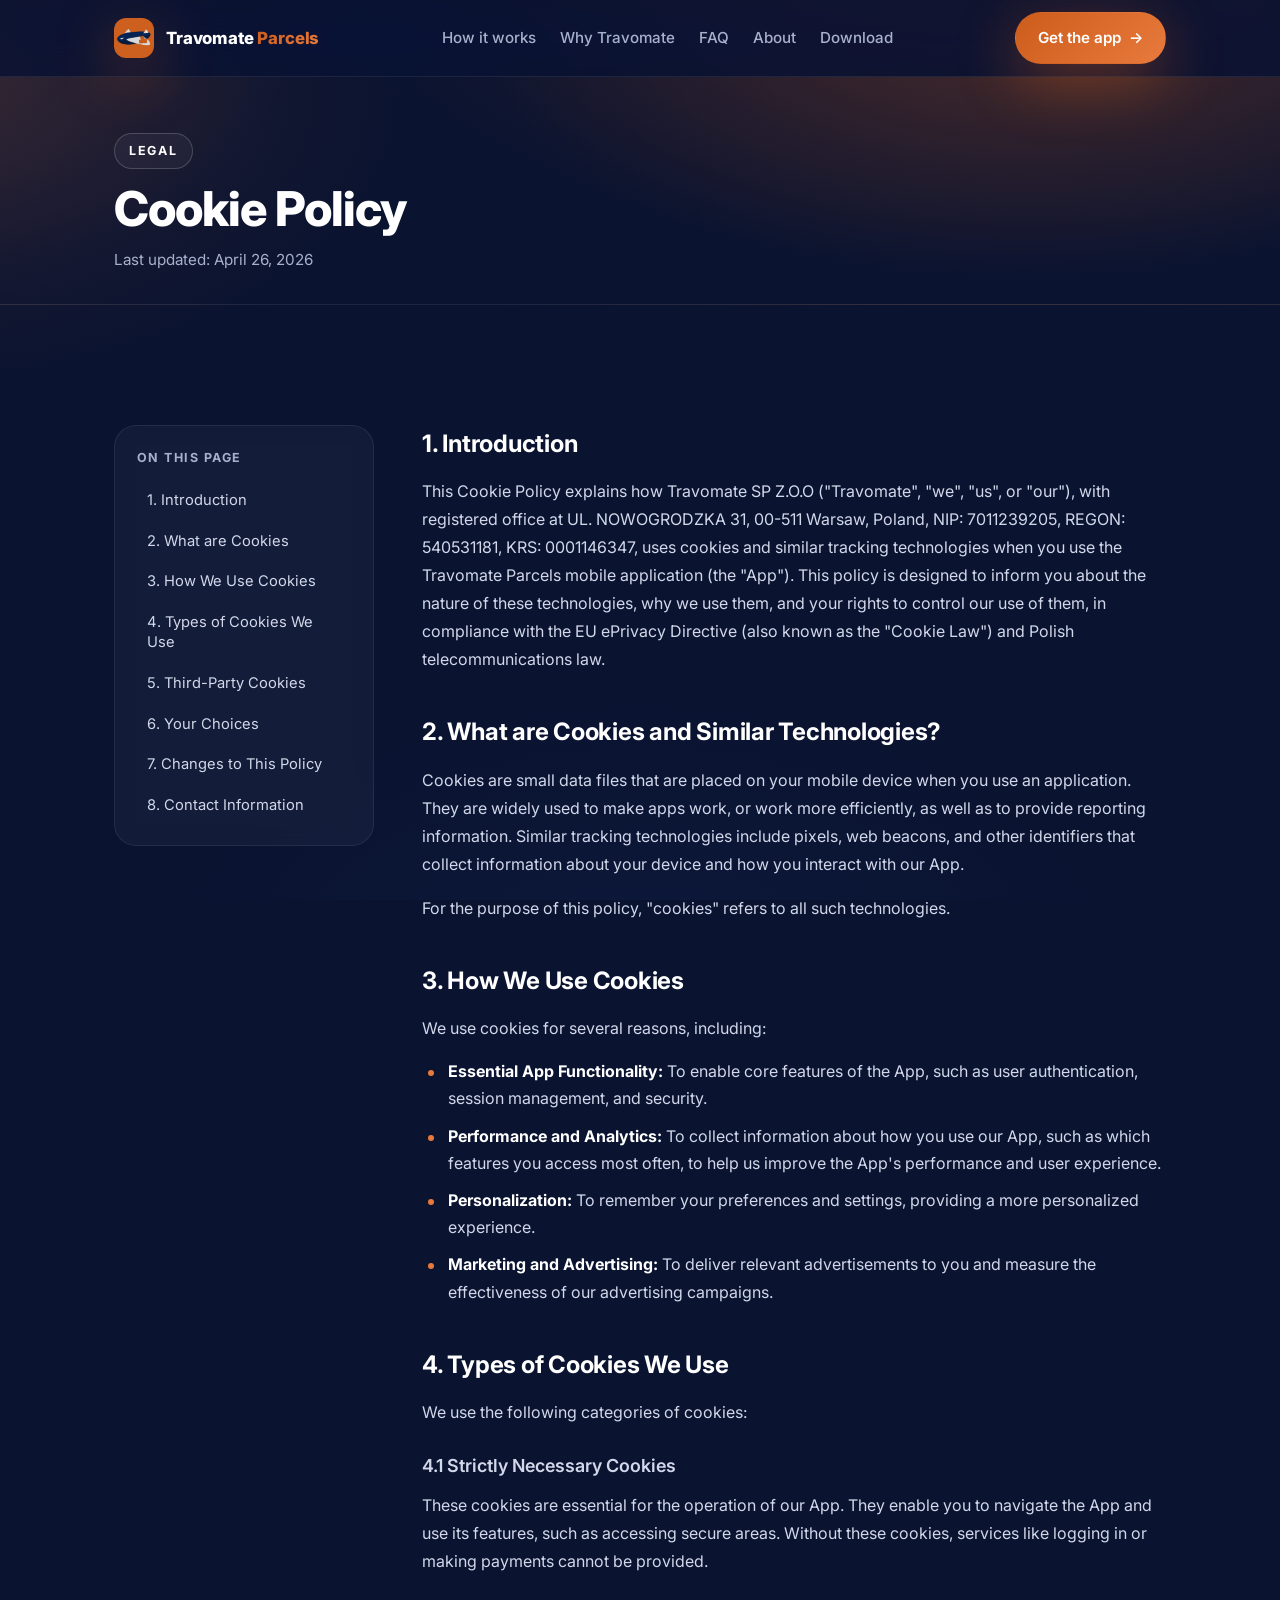
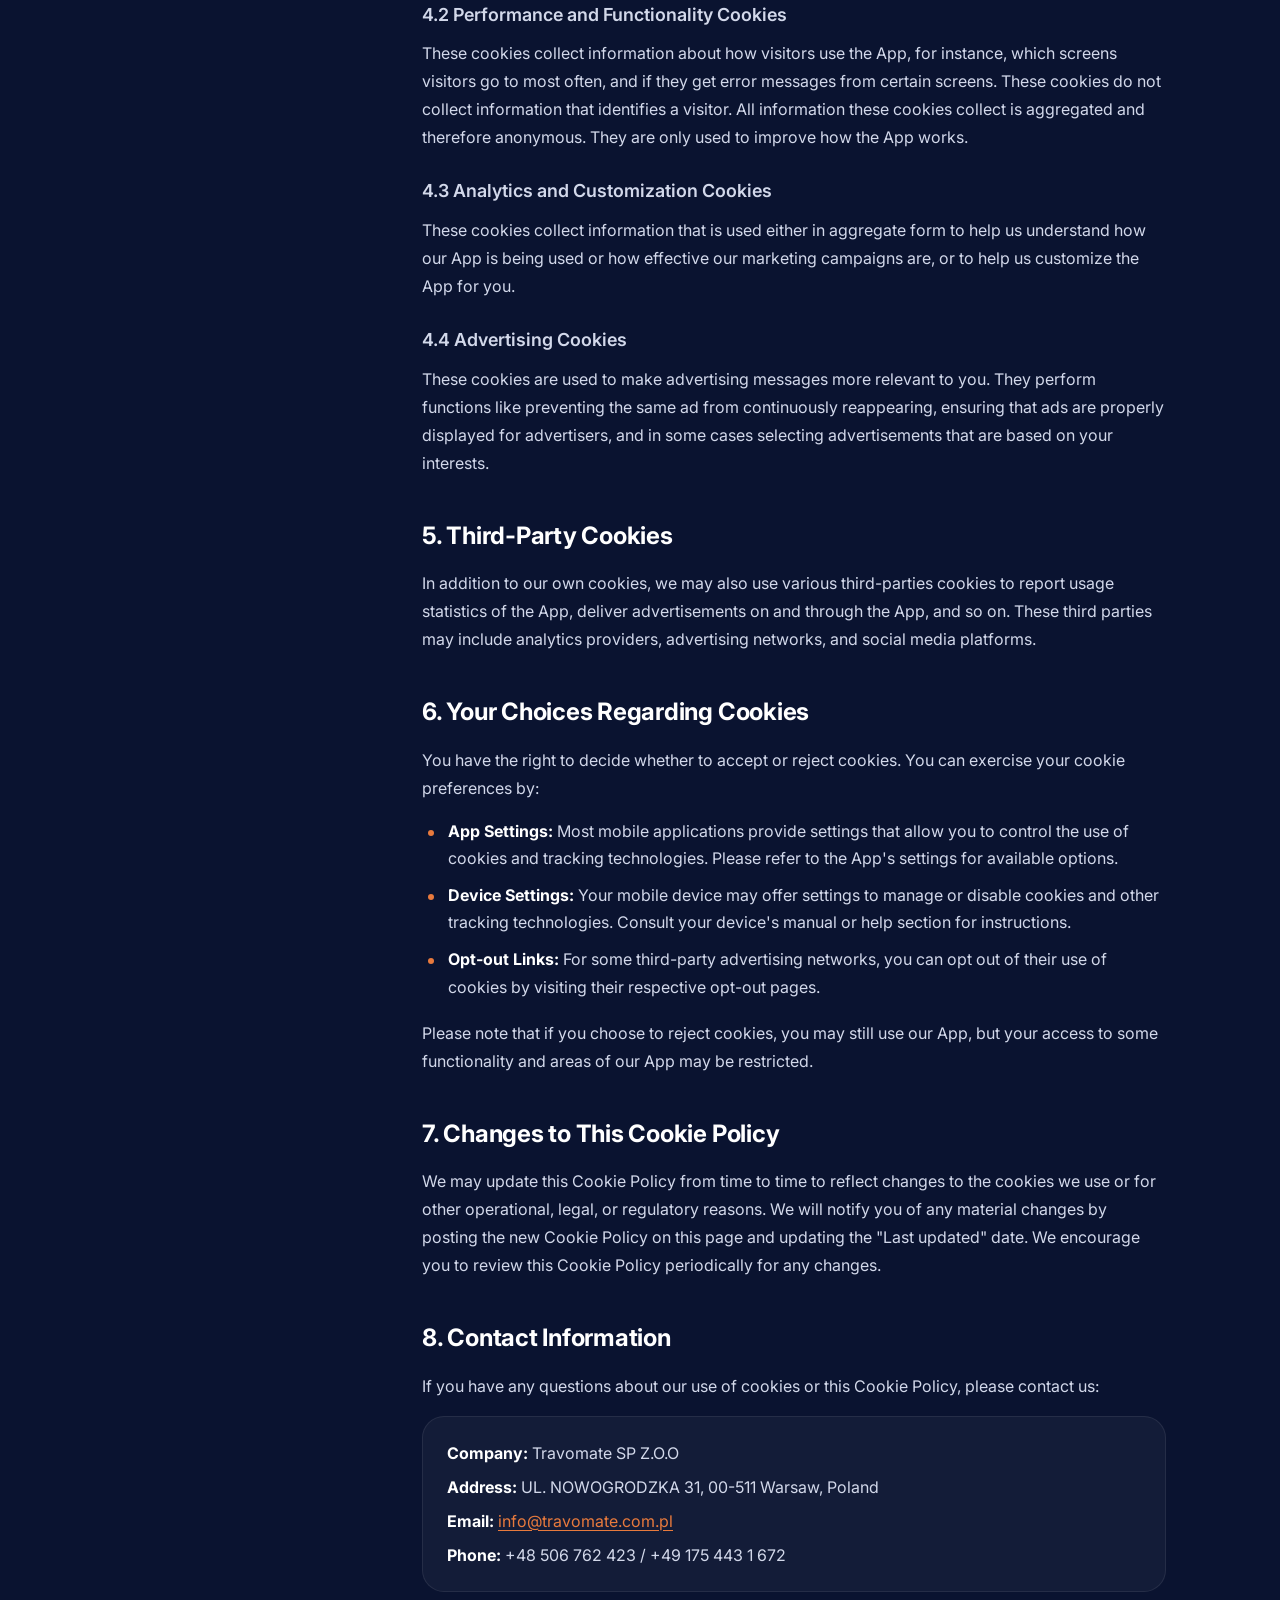
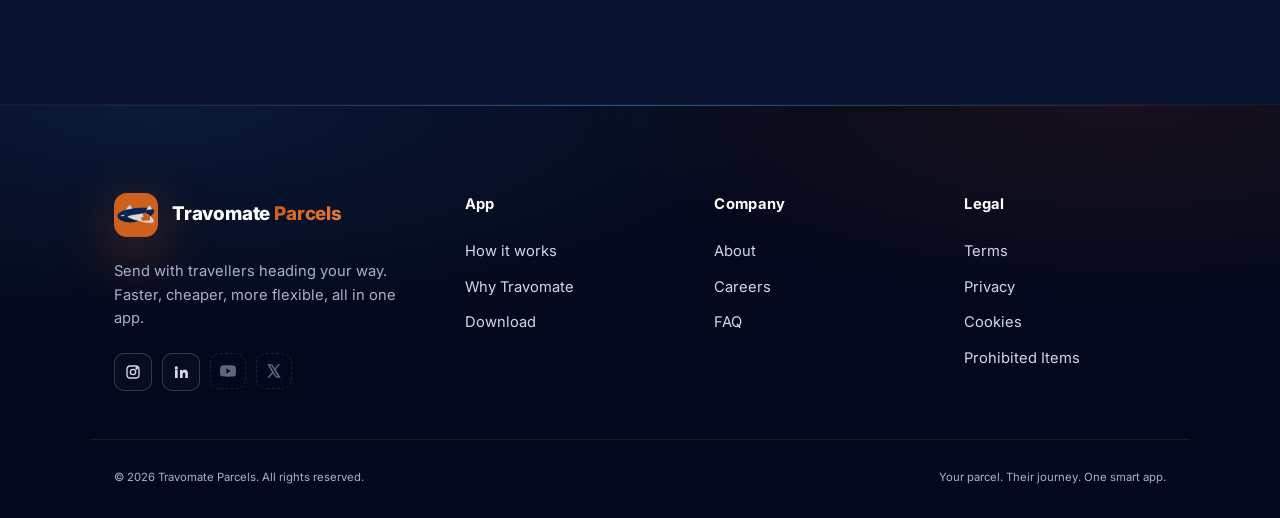
<file: cookies.html>
<!DOCTYPE html>
<html lang="en">
<head>
  <meta charset="UTF-8" />
  <meta name="viewport" content="width=device-width, initial-scale=1.0" />
  <meta name="theme-color" content="#0a1330" />
  <link rel="icon" type="image/png" href="assets/icon%201.png" />
  <meta name="description" content="Travomate Parcels Cookie Policy: how we use cookies and similar tracking technologies in the app." />
  <meta name="author" content="Travomate SP Z.O.O" />
  <meta name="robots" content="index, follow, max-image-preview:large" />
  <meta name="geo.region" content="PL-MZ" />
  <meta name="geo.placename" content="Warsaw" />
  <link rel="canonical" href="https://travomate.com.pl/cookies.html" />
  <meta property="og:type" content="article" />
  <meta property="og:site_name" content="Travomate Parcels" />
  <meta property="og:title" content="Cookie Policy: Travomate Parcels" />
  <meta property="og:description" content="How we use cookies and similar tracking technologies in the app." />
  <meta property="og:url" content="https://travomate.com.pl/cookies.html" />
  <meta property="og:image" content="https://travomate.com.pl/assets/icon%201.png" />
  <meta property="og:locale" content="en_GB" />
  <meta name="twitter:card" content="summary" />
  <meta name="twitter:title" content="Cookie Policy: Travomate Parcels" />
  <meta name="twitter:description" content="How we use cookies and similar tracking technologies." />
  <title>Cookie Policy: Travomate Parcels</title>
  <link rel="preconnect" href="https://fonts.googleapis.com" />
  <link rel="preconnect" href="https://fonts.gstatic.com" crossorigin />
  <link href="https://fonts.googleapis.com/css2?family=Inter:wght@400;500;600;700;800&display=swap" rel="stylesheet" />
  <link rel="stylesheet" href="styles.css" />
</head>
<body>
  <header class="site-header">
    <div class="container nav">
      <a href="index.html" class="logo" aria-label="Travomate Parcels home">
        <span class="logo-mark" aria-hidden="true">
          <img src="assets/icon%201.png" alt="" width="40" height="40" />
        </span>
        <span class="logo-text">Travomate <span>Parcels</span></span>
      </a>
      <nav class="nav-links" aria-label="Primary">
        <a href="index.html#how">How it works</a>
        <a href="index.html#why">Why Travomate</a>
        <a href="faq.html">FAQ</a>
        <a href="about.html">About</a>
        <a href="index.html#download">Download</a>
      </nav>
      <div class="nav-cta">
        <a href="index.html#download" class="btn btn-primary">Get the app <span class="arrow">→</span></a>
      </div>
      <button class="nav-toggle" aria-label="Open menu" aria-expanded="false">
        <span></span><span></span><span></span>
      </button>
    </div>
  </header>

  <main>
    <section class="legal-hero">
      <div class="container">
        <span class="eyebrow">Legal</span>
        <h1>Cookie <span class="grad">Policy</span></h1>
        <p class="updated">Last updated: April 26, 2026</p>
      </div>
    </section>

    <section class="legal">
      <div class="container">
        <div class="legal-layout">
          <aside class="legal-toc" aria-label="Table of contents">
            <h2>On this page</h2>
            <ol>
              <li><a href="#introduction">1. Introduction</a></li>
              <li><a href="#what-are">2. What are Cookies</a></li>
              <li><a href="#how-we-use">3. How We Use Cookies</a></li>
              <li><a href="#types">4. Types of Cookies We Use</a></li>
              <li><a href="#third-party">5. Third-Party Cookies</a></li>
              <li><a href="#choices">6. Your Choices</a></li>
              <li><a href="#changes">7. Changes to This Policy</a></li>
              <li><a href="#contact">8. Contact Information</a></li>
            </ol>
          </aside>

          <article class="legal-content">
            <h2 id="introduction">1. Introduction</h2>
            <p>This Cookie Policy explains how Travomate SP Z.O.O ("Travomate", "we", "us", or "our"), with registered office at UL. NOWOGRODZKA 31, 00-511 Warsaw, Poland, NIP: 7011239205, REGON: 540531181, KRS: 0001146347, uses cookies and similar tracking technologies when you use the Travomate Parcels mobile application (the "App"). This policy is designed to inform you about the nature of these technologies, why we use them, and your rights to control our use of them, in compliance with the EU ePrivacy Directive (also known as the "Cookie Law") and Polish telecommunications law.</p>

            <h2 id="what-are">2. What are Cookies and Similar Technologies?</h2>
            <p>Cookies are small data files that are placed on your mobile device when you use an application. They are widely used to make apps work, or work more efficiently, as well as to provide reporting information. Similar tracking technologies include pixels, web beacons, and other identifiers that collect information about your device and how you interact with our App.</p>
            <p>For the purpose of this policy, "cookies" refers to all such technologies.</p>

            <h2 id="how-we-use">3. How We Use Cookies</h2>
            <p>We use cookies for several reasons, including:</p>
            <ul>
              <li><strong>Essential App Functionality:</strong> To enable core features of the App, such as user authentication, session management, and security.</li>
              <li><strong>Performance and Analytics:</strong> To collect information about how you use our App, such as which features you access most often, to help us improve the App's performance and user experience.</li>
              <li><strong>Personalization:</strong> To remember your preferences and settings, providing a more personalized experience.</li>
              <li><strong>Marketing and Advertising:</strong> To deliver relevant advertisements to you and measure the effectiveness of our advertising campaigns.</li>
            </ul>

            <h2 id="types">4. Types of Cookies We Use</h2>
            <p>We use the following categories of cookies:</p>
            <h3>4.1 Strictly Necessary Cookies</h3>
            <p>These cookies are essential for the operation of our App. They enable you to navigate the App and use its features, such as accessing secure areas. Without these cookies, services like logging in or making payments cannot be provided.</p>
            <h3>4.2 Performance and Functionality Cookies</h3>
            <p>These cookies collect information about how visitors use the App, for instance, which screens visitors go to most often, and if they get error messages from certain screens. These cookies do not collect information that identifies a visitor. All information these cookies collect is aggregated and therefore anonymous. They are only used to improve how the App works.</p>
            <h3>4.3 Analytics and Customization Cookies</h3>
            <p>These cookies collect information that is used either in aggregate form to help us understand how our App is being used or how effective our marketing campaigns are, or to help us customize the App for you.</p>
            <h3>4.4 Advertising Cookies</h3>
            <p>These cookies are used to make advertising messages more relevant to you. They perform functions like preventing the same ad from continuously reappearing, ensuring that ads are properly displayed for advertisers, and in some cases selecting advertisements that are based on your interests.</p>

            <h2 id="third-party">5. Third-Party Cookies</h2>
            <p>In addition to our own cookies, we may also use various third-parties cookies to report usage statistics of the App, deliver advertisements on and through the App, and so on. These third parties may include analytics providers, advertising networks, and social media platforms.</p>

            <h2 id="choices">6. Your Choices Regarding Cookies</h2>
            <p>You have the right to decide whether to accept or reject cookies. You can exercise your cookie preferences by:</p>
            <ul>
              <li><strong>App Settings:</strong> Most mobile applications provide settings that allow you to control the use of cookies and tracking technologies. Please refer to the App's settings for available options.</li>
              <li><strong>Device Settings:</strong> Your mobile device may offer settings to manage or disable cookies and other tracking technologies. Consult your device's manual or help section for instructions.</li>
              <li><strong>Opt-out Links:</strong> For some third-party advertising networks, you can opt out of their use of cookies by visiting their respective opt-out pages.</li>
            </ul>
            <p>Please note that if you choose to reject cookies, you may still use our App, but your access to some functionality and areas of our App may be restricted.</p>

            <h2 id="changes">7. Changes to This Cookie Policy</h2>
            <p>We may update this Cookie Policy from time to time to reflect changes to the cookies we use or for other operational, legal, or regulatory reasons. We will notify you of any material changes by posting the new Cookie Policy on this page and updating the "Last updated" date. We encourage you to review this Cookie Policy periodically for any changes.</p>

            <h2 id="contact">8. Contact Information</h2>
            <p>If you have any questions about our use of cookies or this Cookie Policy, please contact us:</p>
            <div class="contact-block">
              <p><strong>Company:</strong> Travomate SP Z.O.O</p>
              <p><strong>Address:</strong> UL. NOWOGRODZKA 31, 00-511 Warsaw, Poland</p>
              <p><strong>Email:</strong> <a href="mailto:info@travomate.com.pl">info@travomate.com.pl</a></p>
              <p><strong>Phone:</strong> +48 506 762 423 / +49 175 443 1 672</p>
            </div>
          </article>
        </div>
      </div>
    </section>
  </main>

  <footer class="site-footer">
    <div class="container footer-grid">
      <div>
        <a href="index.html" class="logo logo-light">
          <span class="logo-mark" aria-hidden="true">
            <img src="assets/icon%201.png" alt="" width="40" height="40" />
          </span>
          <span class="logo-text">Travomate <span>Parcels</span></span>
        </a>
        <p class="footer-tag">Send with travellers heading your way. Faster, cheaper, more flexible, all in one app.</p>
        <div class="socials">
          <a href="https://www.instagram.com/travomate_parcels?utm_source=ig_web_button_share_sheet&igsh=ZDNlZDc0MzIxNw==" target="_blank" rel="noopener noreferrer" aria-label="Travomate Parcels on Instagram">
            <svg width="16" height="16" viewBox="0 0 24 24" fill="none" stroke="currentColor" stroke-width="2"><rect x="3" y="3" width="18" height="18" rx="5"/><circle cx="12" cy="12" r="4"/><circle cx="17.5" cy="6.5" r="1" fill="currentColor"/></svg>
          </a>
          <a href="https://www.linkedin.com/company/travomate-sp-z-o-o/?viewAsMember=true" target="_blank" rel="noopener noreferrer" aria-label="Travomate SP Z.O.O on LinkedIn">
            <svg width="16" height="16" viewBox="0 0 24 24" fill="currentColor"><path d="M4.98 3.5a2.5 2.5 0 1 1-.001 5.001A2.5 2.5 0 0 1 4.98 3.5zM3 9h4v12H3V9zm7 0h3.8v1.7h.05c.53-1 1.83-2.05 3.77-2.05 4.04 0 4.78 2.66 4.78 6.13V21h-4v-5.4c0-1.29-.02-2.95-1.8-2.95-1.8 0-2.08 1.4-2.08 2.85V21h-4V9z"/></svg>
          </a>
          <span class="social-soon" aria-label="YouTube: coming soon" title="YouTube: coming soon">
            <svg width="16" height="16" viewBox="0 0 24 24" fill="currentColor"><path d="M23.5 6.2a3 3 0 0 0-2.1-2.1C19.5 3.5 12 3.5 12 3.5s-7.5 0-9.4.6A3 3 0 0 0 .5 6.2C0 8.1 0 12 0 12s0 3.9.5 5.8a3 3 0 0 0 2.1 2.1c1.9.6 9.4.6 9.4.6s7.5 0 9.4-.6a3 3 0 0 0 2.1-2.1c.5-1.9.5-5.8.5-5.8s0-3.9-.5-5.8zM9.6 15.6V8.4l6.3 3.6-6.3 3.6z"/></svg>
          </span>
          <span class="social-soon" aria-label="X (Twitter): coming soon" title="X: coming soon">
            <svg width="16" height="16" viewBox="0 0 24 24" fill="currentColor"><path d="M18.244 2H21l-6.52 7.45L22 22h-6.83l-4.78-6.25L4.8 22H2l7.04-8.04L2 2h6.94l4.32 5.71L18.244 2zm-2.39 18h1.94L8.27 4H6.2l9.654 16z"/></svg>
          </span>
        </div>
      </div>
      <div>
        <h4>App</h4>
        <a href="index.html#how">How it works</a>
        <a href="index.html#why">Why Travomate</a>
        <a href="index.html#download">Download</a>
      </div>
      <div>
        <h4>Company</h4>
        <a href="about.html">About</a>
        <a href="careers.html">Careers</a>
        <a href="faq.html">FAQ</a>
      </div>
      <div>
        <h4>Legal</h4>
        <a href="terms.html">Terms</a>
        <a href="privacy.html">Privacy</a>
        <a href="cookies.html">Cookies</a>
        <a href="prohibited-items.html">Prohibited Items</a>
      </div>
    </div>
    <div class="container footer-bottom">
      <small>© <span id="year"></span> Travomate Parcels. All rights reserved.</small>
      <small>Your parcel. Their journey. One smart app.</small>
    </div>
  </footer>

  <script src="script.js" defer></script>
</body>
</html>
</file>
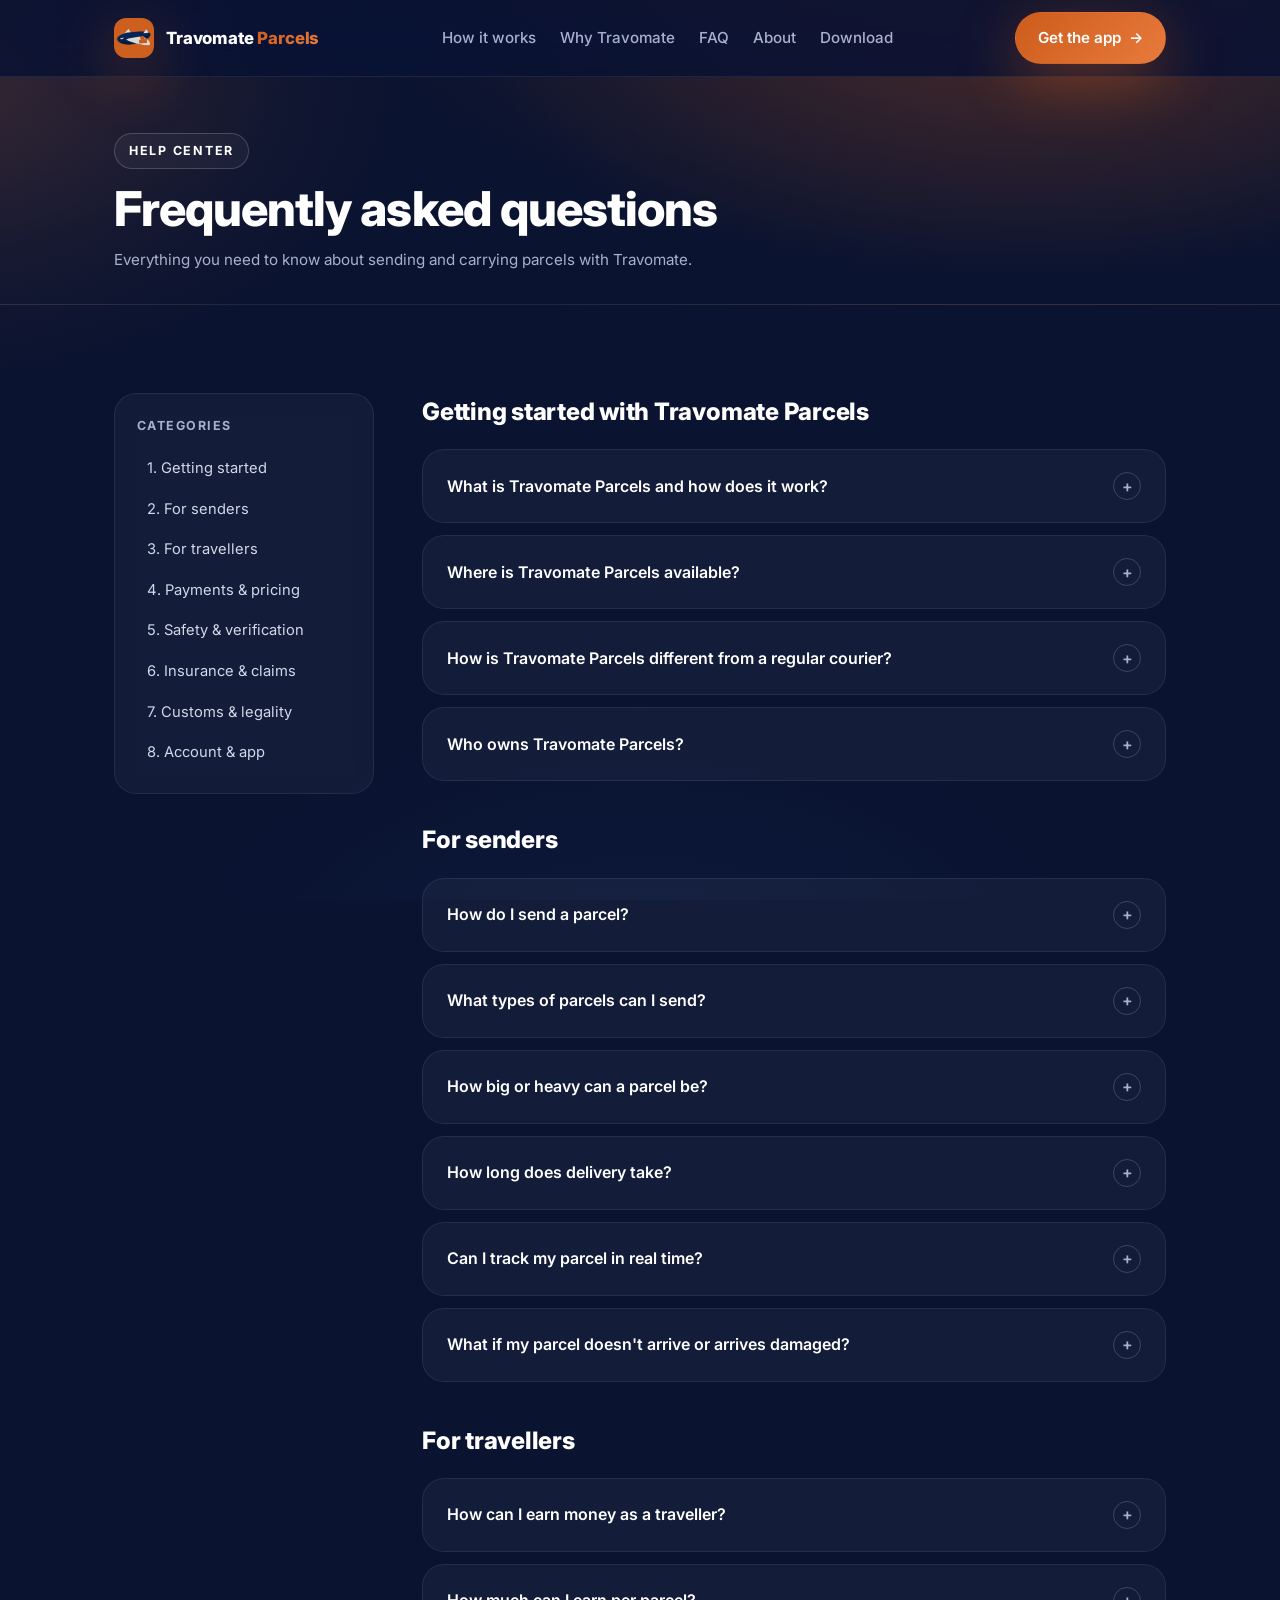
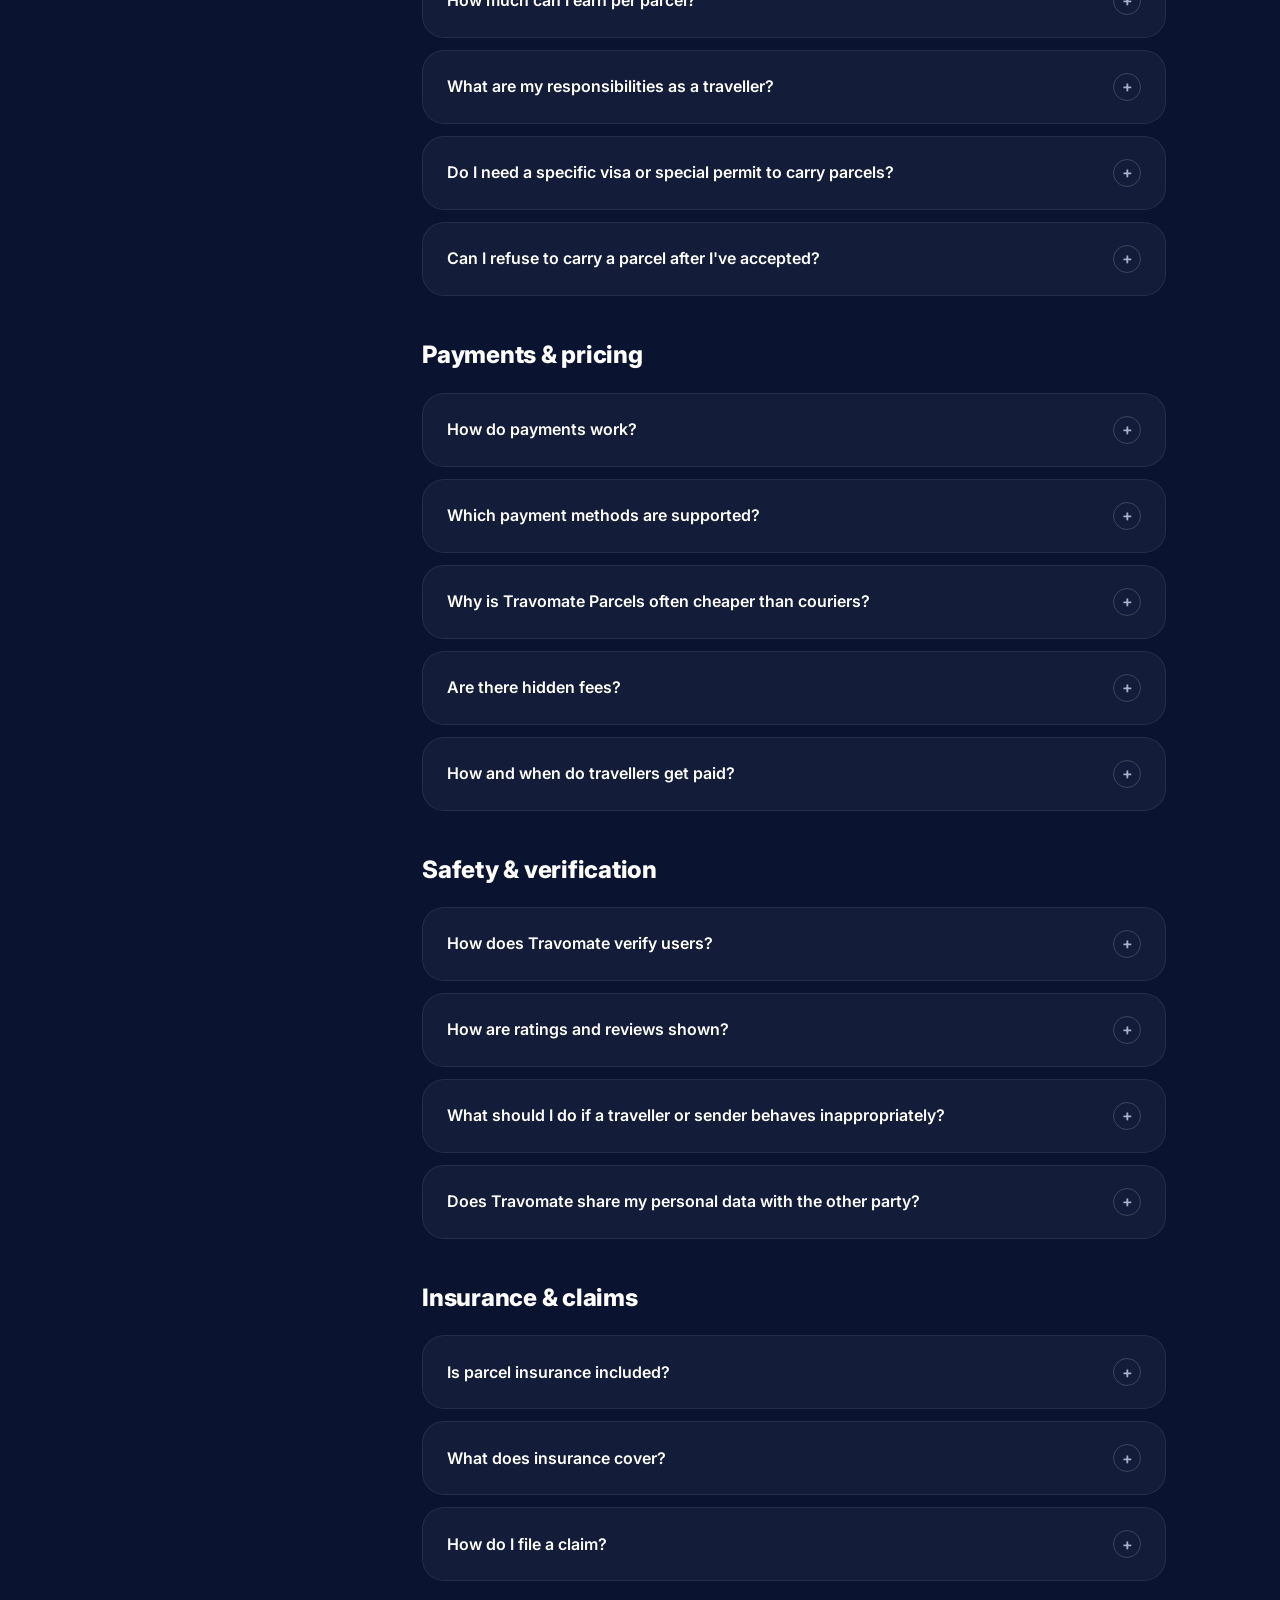
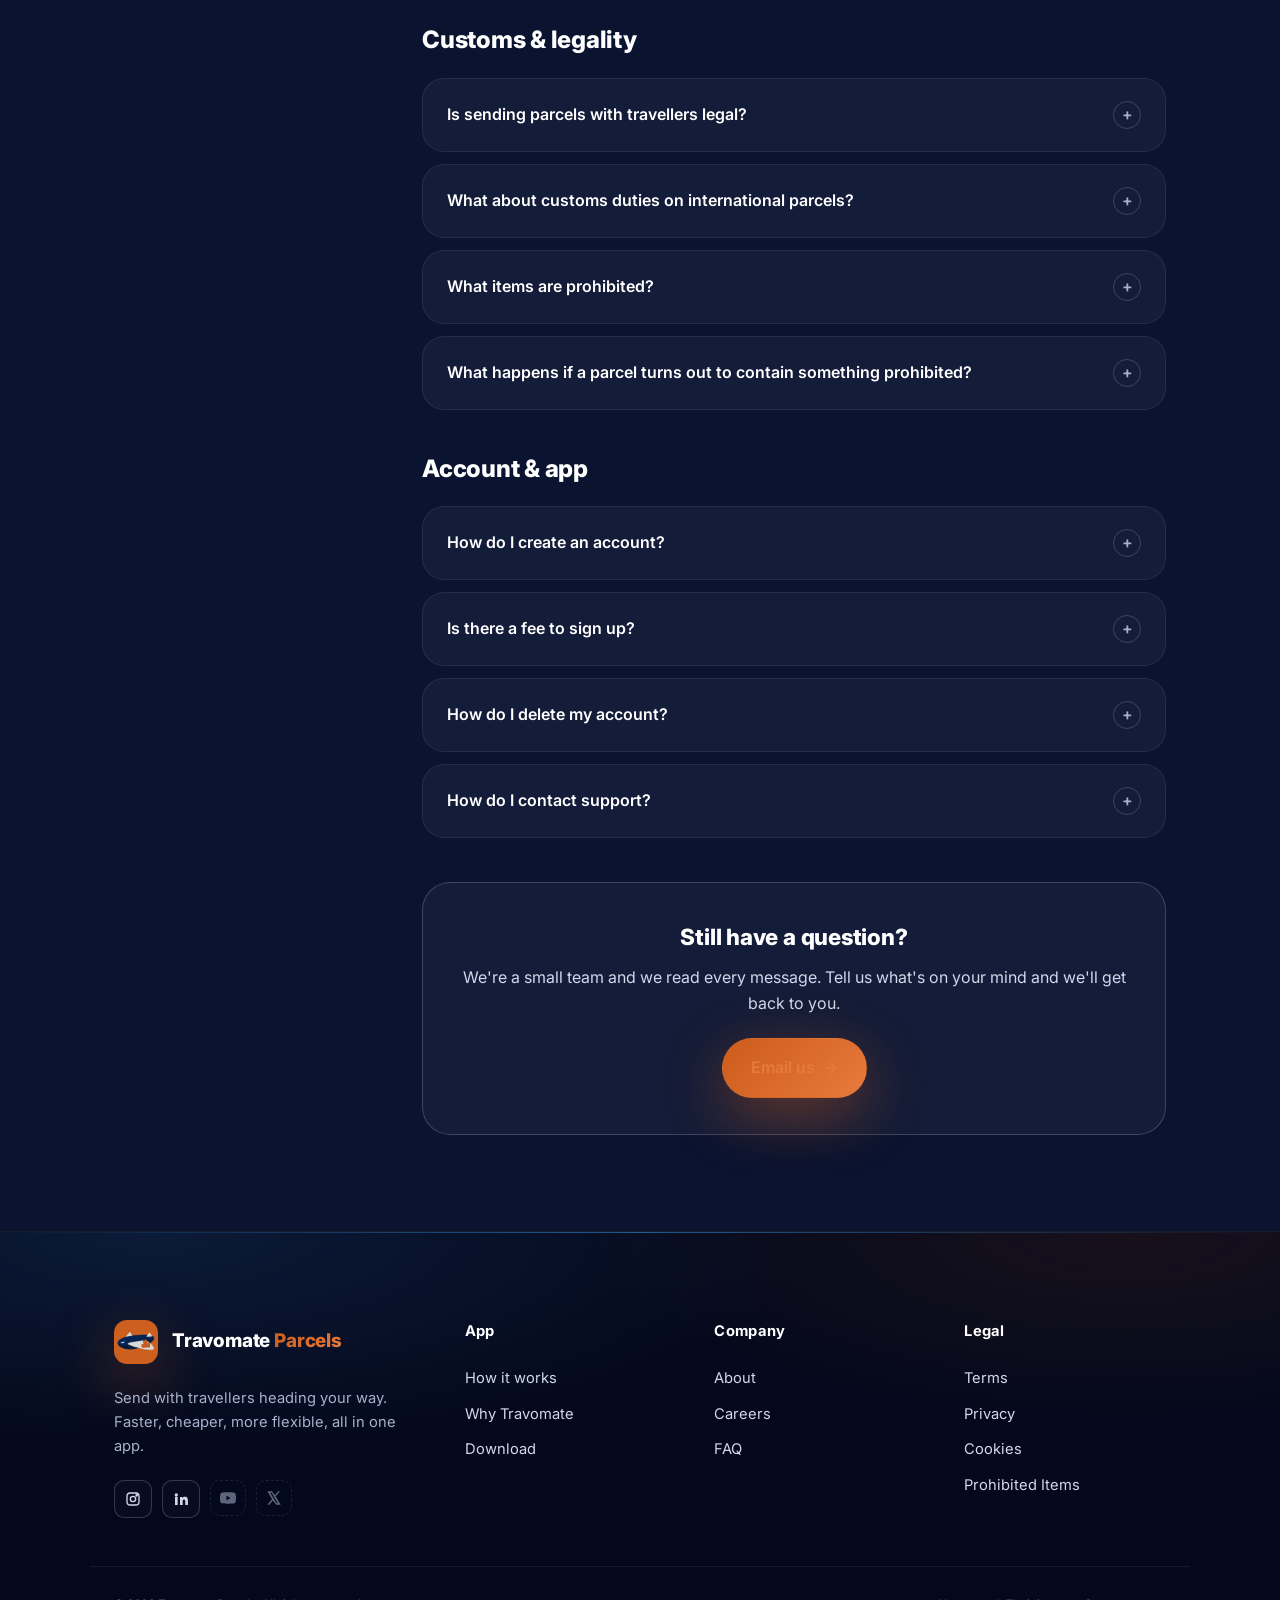
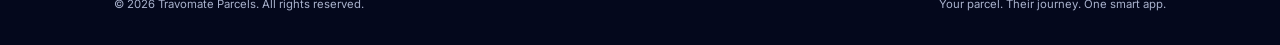
<file: faq.html>
<!DOCTYPE html>
<html lang="en">
<head>
  <meta charset="UTF-8" />
  <meta name="viewport" content="width=device-width, initial-scale=1.0" />
  <meta name="theme-color" content="#0a1330" />
  <link rel="icon" type="image/png" href="assets/icon%201.png" />
  <meta name="description" content="Travomate Parcels FAQ: answers to common questions about peer-to-peer parcel delivery, sending packages with travellers, payments, insurance, customs, and safety." />
  <meta name="keywords" content="Travomate Parcels FAQ, send parcel with traveller, peer-to-peer parcel delivery, P2P shipping, cheap international shipping, traveller delivery app, escrow parcel payment, parcel insurance, send package abroad, traveller earn money luggage, customs international parcel" />
  <meta name="author" content="Travomate SP Z.O.O" />
  <meta name="robots" content="index, follow, max-image-preview:large, max-snippet:-1" />
  <meta name="geo.region" content="PL-MZ" />
  <meta name="geo.placename" content="Warsaw" />
  <meta name="geo.position" content="52.2297;21.0122" />
  <meta name="ICBM" content="52.2297, 21.0122" />
  <link rel="canonical" href="https://travomate.com.pl/faq.html" />
  <meta property="og:type" content="website" />
  <meta property="og:site_name" content="Travomate Parcels" />
  <meta property="og:title" content="FAQ: Travomate Parcels" />
  <meta property="og:description" content="How does Travomate Parcels work? Is it safe? How do payments and insurance work? All your questions, answered." />
  <meta property="og:url" content="https://travomate.com.pl/faq.html" />
  <meta property="og:image" content="https://travomate.com.pl/assets/icon%201.png" />
  <meta property="og:locale" content="en_GB" />
  <meta name="twitter:card" content="summary_large_image" />
  <meta name="twitter:title" content="FAQ: Travomate Parcels" />
  <meta name="twitter:description" content="Answers to common questions about peer-to-peer parcel delivery." />
  <meta name="twitter:image" content="https://travomate.com.pl/assets/icon%201.png" />
  <title>FAQ: Travomate Parcels: Send Parcels With Travellers</title>
  <link rel="preconnect" href="https://fonts.googleapis.com" />
  <link rel="preconnect" href="https://fonts.gstatic.com" crossorigin />
  <link href="https://fonts.googleapis.com/css2?family=Inter:wght@400;500;600;700;800&display=swap" rel="stylesheet" />
  <link rel="stylesheet" href="styles.css" />
  <script type="application/ld+json">
  {
    "@context": "https://schema.org",
    "@type": "FAQPage",
    "mainEntity": [
      {
        "@type": "Question",
        "name": "What is Travomate Parcels?",
        "acceptedAnswer": {
          "@type": "Answer",
          "text": "Travomate Parcels is a peer-to-peer (P2P) parcel delivery app that connects people who need to send a package with travellers already heading to that destination. Senders post parcels, verified travellers send offers, and payments are held securely in-app until the parcel is delivered."
        }
      },
      {
        "@type": "Question",
        "name": "How does Travomate Parcels work?",
        "acceptedAnswer": {
          "@type": "Answer",
          "text": "You post your parcel: destination, size, and pickup details. Verified travellers heading your way send offers. You compare ratings, prices, and arrival times, pay securely in the app, track the journey, and confirm delivery. Funds are released to the traveller only after delivery is confirmed."
        }
      },
      {
        "@type": "Question",
        "name": "Is it safe to send parcels with strangers?",
        "acceptedAnswer": {
          "@type": "Answer",
          "text": "Every Travomate user is identity-verified. You can review ratings and delivery history before accepting any offer, all communication stays inside the app, and payments are held in escrow and only released after successful delivery."
        }
      },
      {
        "@type": "Question",
        "name": "How much does it cost to send a parcel with Travomate?",
        "acceptedAnswer": {
          "@type": "Answer",
          "text": "Prices are set by travellers and shown upfront before you accept. Because you're paying for unused luggage space, not warehouses or logistics chains, Travomate Parcels is typically cheaper than traditional couriers, especially for international and long-distance routes."
        }
      },
      {
        "@type": "Question",
        "name": "Is my parcel insured?",
        "acceptedAnswer": {
          "@type": "Answer",
          "text": "Insurance is optional. You can add coverage at checkout to protect your shipment for extra peace of mind. Coverage details and limits are shown before you confirm payment."
        }
      },
      {
        "@type": "Question",
        "name": "Can I earn money as a traveller on Travomate Parcels?",
        "acceptedAnswer": {
          "@type": "Answer",
          "text": "Yes. If you're already travelling, list your trip in the app and accept parcels along the way. You set your price per parcel, the platform handles secure payment, and you get paid once delivery is confirmed."
        }
      }
    ]
  }
  </script>
</head>
<body>
  <header class="site-header">
    <div class="container nav">
      <a href="index.html" class="logo" aria-label="Travomate Parcels home">
        <span class="logo-mark" aria-hidden="true">
          <img src="assets/icon%201.png" alt="" width="40" height="40" />
        </span>
        <span class="logo-text">Travomate <span>Parcels</span></span>
      </a>
      <nav class="nav-links" aria-label="Primary">
        <a href="index.html#how">How it works</a>
        <a href="index.html#why">Why Travomate</a>
        <a href="faq.html">FAQ</a>
        <a href="about.html">About</a>
        <a href="index.html#download">Download</a>
      </nav>
      <div class="nav-cta">
        <a href="index.html#download" class="btn btn-primary">Get the app <span class="arrow">→</span></a>
      </div>
      <button class="nav-toggle" aria-label="Open menu" aria-expanded="false">
        <span></span><span></span><span></span>
      </button>
    </div>
  </header>

  <main>
    <section class="legal-hero">
      <div class="container">
        <span class="eyebrow">Help center</span>
        <h1>Frequently asked <span class="grad">questions</span></h1>
        <p class="updated">Everything you need to know about sending and carrying parcels with Travomate.</p>
      </div>
    </section>

    <section class="faq-page">
      <div class="container">
        <div class="faq-page-grid">
          <aside class="faq-toc" aria-label="FAQ categories">
            <h2>Categories</h2>
            <ol>
              <li><a href="#getting-started">1. Getting started</a></li>
              <li><a href="#senders">2. For senders</a></li>
              <li><a href="#travellers">3. For travellers</a></li>
              <li><a href="#payments">4. Payments &amp; pricing</a></li>
              <li><a href="#safety">5. Safety &amp; verification</a></li>
              <li><a href="#insurance">6. Insurance &amp; claims</a></li>
              <li><a href="#customs">7. Customs &amp; legality</a></li>
              <li><a href="#account">8. Account &amp; app</a></li>
            </ol>
          </aside>

          <div class="faq-page-content">

            <h2 id="getting-started">Getting started with Travomate Parcels</h2>
            <div class="faq-list">
              <details class="faq-item reveal">
                <summary>What is Travomate Parcels and how does it work?<span class="faq-icon" aria-hidden="true">+</span></summary>
                <p>Travomate Parcels is a peer-to-peer (P2P) parcel delivery app that connects people who need to send a package with travellers already heading to that destination. You post your parcel in the app, verified travellers send offers, you choose the one that fits, and payment is held in escrow until delivery is confirmed. No warehouses, no long courier chains. Just the unused space in a trip that is already happening.</p>
              </details>
              <details class="faq-item reveal">
                <summary>Where is Travomate Parcels available?<span class="faq-icon" aria-hidden="true">+</span></summary>
                <p>Travomate Parcels is available globally on Google Play and as a web app at <a href="https://travo-mate.online/parcel/login" target="_blank" rel="noopener noreferrer">travo-mate.online/parcel/login</a>. The iOS App Store version is coming soon. Because matches are driven by real travellers, the more people on the platform, the more routes you'll see. Popular international and long-distance routes typically have the most active offers.</p>
              </details>
              <details class="faq-item reveal">
                <summary>How is Travomate Parcels different from a regular courier?<span class="faq-icon" aria-hidden="true">+</span></summary>
                <p>Traditional couriers route parcels through warehouses and sorting hubs. Travomate Parcels skips all of that. Your package travels directly with a verified traveller already going where you need to send it. That usually means cheaper prices, faster delivery on niche routes, and a real human you can rate at the end.</p>
              </details>
              <details class="faq-item reveal">
                <summary>Who owns Travomate Parcels?<span class="faq-icon" aria-hidden="true">+</span></summary>
                <p>Travomate Parcels is owned and operated by <strong>Travomate SP Z.O.O</strong>, a Polish limited liability company headquartered in Warsaw. You can read more on our <a href="about.html">About page</a>, including our full Impressum and registration details.</p>
              </details>
            </div>

            <h2 id="senders">For senders</h2>
            <div class="faq-list">
              <details class="faq-item reveal">
                <summary>How do I send a parcel?<span class="faq-icon" aria-hidden="true">+</span></summary>
                <p>Open the app, tap "Send a parcel," and add your destination, parcel size, weight, and any pickup details. Within minutes, verified travellers heading your way will start sending offers. Compare ratings and prices, accept the offer that fits, pay securely, and follow the journey to delivery.</p>
              </details>
              <details class="faq-item reveal">
                <summary>What types of parcels can I send?<span class="faq-icon" aria-hidden="true">+</span></summary>
                <p>Most everyday personal parcels: documents, gifts, clothes, books, electronics, food (where legal), and similar items. Some items are restricted or banned for safety, customs, or legal reasons. See our <a href="prohibited-items.html">Prohibited Items Policy</a> for the full list before you post.</p>
              </details>
              <details class="faq-item reveal">
                <summary>How big or heavy can a parcel be?<span class="faq-icon" aria-hidden="true">+</span></summary>
                <p>The app shows you size and weight tiers when you post. Most travellers can carry small to medium-sized parcels (up to typical airline carry-on or extra checked-luggage allowances), but very large or oversized parcels may need a traveller with specific capacity. The price scales with size and weight.</p>
              </details>
              <details class="faq-item reveal">
                <summary>How long does delivery take?<span class="faq-icon" aria-hidden="true">+</span></summary>
                <p>Delivery time depends entirely on the traveller's trip. Many parcels are delivered the same day or next day if a traveller is leaving soon. The estimated arrival is shown on every offer, so you can pick by speed or by price.</p>
              </details>
              <details class="faq-item reveal">
                <summary>Can I track my parcel in real time?<span class="faq-icon" aria-hidden="true">+</span></summary>
                <p>Yes. Once a traveller picks up your parcel, you'll see status updates inside the app: picked up, in transit, arrived, delivered. You can also message the traveller directly through the in-app chat at any point.</p>
              </details>
              <details class="faq-item reveal">
                <summary>What if my parcel doesn't arrive or arrives damaged?<span class="faq-icon" aria-hidden="true">+</span></summary>
                <p>Funds are held in escrow and only released after you confirm delivery. If something goes wrong, don't confirm. Open a dispute in the app. Our support team will review the case, the in-app chat, and any evidence (photos, tracking) before deciding how funds are released. Insured parcels can also claim against their coverage.</p>
              </details>
            </div>

            <h2 id="travellers">For travellers</h2>
            <div class="faq-list">
              <details class="faq-item reveal">
                <summary>How can I earn money as a traveller?<span class="faq-icon" aria-hidden="true">+</span></summary>
                <p>If you are already travelling, list your trip in the app: origin, destination, dates, and how much space you have. Senders along that route will request your service or you can browse their parcel posts and send an offer. Once you deliver and the sender confirms, you get paid.</p>
              </details>
              <details class="faq-item reveal">
                <summary>How much can I earn per parcel?<span class="faq-icon" aria-hidden="true">+</span></summary>
                <p>You set your own price for each offer. Earnings depend on the route, parcel size, urgency, and your rating. Travellers on long-haul international routes typically earn more per trip than short domestic ones, and frequent travellers often offset most of their flight costs.</p>
              </details>
              <details class="faq-item reveal">
                <summary>What are my responsibilities as a traveller?<span class="faq-icon" aria-hidden="true">+</span></summary>
                <p>You agree to pick up the parcel as arranged, keep it safe in transit, hand it over to the recipient on time, and follow customs and legal requirements. You should also visually inspect the parcel at pickup and decline anything that seems suspicious or that violates our <a href="prohibited-items.html">Prohibited Items Policy</a>.</p>
              </details>
              <details class="faq-item reveal">
                <summary>Do I need a specific visa or special permit to carry parcels?<span class="faq-icon" aria-hidden="true">+</span></summary>
                <p>No special permit is required for personal parcels carried as part of your luggage in most jurisdictions. However, you must comply with the customs rules of every country you travel through. The app helps by flagging restricted items and providing guidance, but the final responsibility for compliance is yours and the sender's.</p>
              </details>
              <details class="faq-item reveal">
                <summary>Can I refuse to carry a parcel after I've accepted?<span class="faq-icon" aria-hidden="true">+</span></summary>
                <p>Yes. If at pickup you find the parcel doesn't match what was posted, looks unsafe, or could violate customs rules, decline it. Funds remain held until the parcel is actually picked up, so both sides are protected.</p>
              </details>
            </div>

            <h2 id="payments">Payments &amp; pricing</h2>
            <div class="faq-list">
              <details class="faq-item reveal">
                <summary>How do payments work?<span class="faq-icon" aria-hidden="true">+</span></summary>
                <p>You pay inside the Travomate Parcels app when you accept a traveller's offer. Funds are held securely in escrow and released to the traveller only after you confirm successful delivery. This protects both sides: the traveller is guaranteed payment, and you are guaranteed your money back if delivery fails.</p>
              </details>
              <details class="faq-item reveal">
                <summary>Which payment methods are supported?<span class="faq-icon" aria-hidden="true">+</span></summary>
                <p>The app supports major debit and credit cards and common digital wallets, depending on your region. Available methods are shown at checkout. We do not store full card details. Payments are processed by trusted PCI-compliant payment partners.</p>
              </details>
              <details class="faq-item reveal">
                <summary>Why is Travomate Parcels often cheaper than couriers?<span class="faq-icon" aria-hidden="true">+</span></summary>
                <p>Traditional couriers price in warehouses, fuel, sorting hubs, vehicles, and entire fleets. Travomate Parcels prices in only the unused space in a trip that is already happening. No warehouses, no long chains. Just a fair share between sender and traveller, with a small platform fee on top.</p>
              </details>
              <details class="faq-item reveal">
                <summary>Are there hidden fees?<span class="faq-icon" aria-hidden="true">+</span></summary>
                <p>No. The total price you pay, including any platform service fee and optional insurance, is shown clearly before you confirm. There are no surprise charges added after delivery.</p>
              </details>
              <details class="faq-item reveal">
                <summary>How and when do travellers get paid?<span class="faq-icon" aria-hidden="true">+</span></summary>
                <p>Once the sender confirms delivery, the traveller's earnings are released and made available for withdrawal in the app, typically within a few business days depending on your bank or wallet provider.</p>
              </details>
            </div>

            <h2 id="safety">Safety &amp; verification</h2>
            <div class="faq-list">
              <details class="faq-item reveal">
                <summary>How does Travomate verify users?<span class="faq-icon" aria-hidden="true">+</span></summary>
                <p>Every user goes through identity verification before they can send or carry parcels. We may also run additional checks (phone, email, payment method, and where appropriate document checks) to keep the platform safe. Verified users have a clear badge in the app.</p>
              </details>
              <details class="faq-item reveal">
                <summary>How are ratings and reviews shown?<span class="faq-icon" aria-hidden="true">+</span></summary>
                <p>After every successful delivery, both sides rate each other. Ratings and review counts are shown on every profile and on every offer, so you can pick travellers (or accept senders) with strong delivery histories.</p>
              </details>
              <details class="faq-item reveal">
                <summary>What should I do if a traveller or sender behaves inappropriately?<span class="faq-icon" aria-hidden="true">+</span></summary>
                <p>Report the user inside the app. Every chat and profile has a report option. Our trust &amp; safety team reviews reports promptly and can suspend or ban accounts that violate our <a href="terms.html">Terms of Service</a>.</p>
              </details>
              <details class="faq-item reveal">
                <summary>Does Travomate share my personal data with the other party?<span class="faq-icon" aria-hidden="true">+</span></summary>
                <p>Only the minimum needed to complete the delivery. The other party sees your name and rating, can chat with you in-app, and gets the pickup/drop-off info you choose to share. Sensitive details like full ID documents are never shared with other users. See our <a href="privacy.html">Privacy Policy</a> for full details.</p>
              </details>
            </div>

            <h2 id="insurance">Insurance &amp; claims</h2>
            <div class="faq-list">
              <details class="faq-item reveal">
                <summary>Is parcel insurance included?<span class="faq-icon" aria-hidden="true">+</span></summary>
                <p>Insurance is optional. You can add coverage at checkout for an additional fee, with the limits shown clearly before you pay. We recommend insuring valuable, fragile, or hard-to-replace items.</p>
              </details>
              <details class="faq-item reveal">
                <summary>What does insurance cover?<span class="faq-icon" aria-hidden="true">+</span></summary>
                <p>Coverage typically includes loss and damage during transit, up to the declared value of the parcel and the limits of the policy you select. Some categories (cash, securities, prohibited items, etc.) are not eligible for coverage. Exclusions are listed at checkout.</p>
              </details>
              <details class="faq-item reveal">
                <summary>How do I file a claim?<span class="faq-icon" aria-hidden="true">+</span></summary>
                <p>If your insured parcel is lost or damaged, do not confirm delivery. Open a dispute in the app and select "File insurance claim." You'll be asked to provide evidence (photos, the in-app chat history, and proof of value). Our team will guide you through the rest.</p>
              </details>
            </div>

            <h2 id="customs">Customs &amp; legality</h2>
            <div class="faq-list">
              <details class="faq-item reveal">
                <summary>Is sending parcels with travellers legal?<span class="faq-icon" aria-hidden="true">+</span></summary>
                <p>Yes. Carrying personal parcels as part of your luggage is permitted in most jurisdictions, provided the contents are legal, accurately declared, and within personal-use limits. Travomate is not a courier or postal operator; we connect individuals so they can transport personal items between each other in compliance with local laws.</p>
              </details>
              <details class="faq-item reveal">
                <summary>What about customs duties on international parcels?<span class="faq-icon" aria-hidden="true">+</span></summary>
                <p>For international shipments, customs rules may apply at the destination depending on the parcel's value and contents. The app guides senders through declaration requirements, and travellers should always be ready to declare items honestly at customs. Senders are ultimately responsible for the legality and accurate declaration of their parcel's contents.</p>
              </details>
              <details class="faq-item reveal">
                <summary>What items are prohibited?<span class="faq-icon" aria-hidden="true">+</span></summary>
                <p>For safety and legal reasons, certain items can never be sent through Travomate, including illegal substances, weapons, hazardous materials, and counterfeit goods. The full list is in our <a href="prohibited-items.html">Prohibited Items Policy</a>. The app also flags restricted items as you post.</p>
              </details>
              <details class="faq-item reveal">
                <summary>What happens if a parcel turns out to contain something prohibited?<span class="faq-icon" aria-hidden="true">+</span></summary>
                <p>The traveller has the right (and the responsibility) to decline at pickup. Senders who post or attempt to ship prohibited items violate our <a href="terms.html">Terms of Service</a> and may be permanently banned and reported to authorities where required by law.</p>
              </details>
            </div>

            <h2 id="account">Account &amp; app</h2>
            <div class="faq-list">
              <details class="faq-item reveal">
                <summary>How do I create an account?<span class="faq-icon" aria-hidden="true">+</span></summary>
                <p>Download Travomate Parcels on Google Play, open the web app at <a href="https://travo-mate.online/parcel/login" target="_blank" rel="noopener noreferrer">travo-mate.online/parcel/login</a>, or wait for the iOS App Store version. Sign up with your email or phone, complete identity verification, and you're ready to send or carry parcels.</p>
              </details>
              <details class="faq-item reveal">
                <summary>Is there a fee to sign up?<span class="faq-icon" aria-hidden="true">+</span></summary>
                <p>No. Creating an account is free. You only pay when you accept a traveller's offer to send a parcel; travellers earn when they complete deliveries.</p>
              </details>
              <details class="faq-item reveal">
                <summary>How do I delete my account?<span class="faq-icon" aria-hidden="true">+</span></summary>
                <p>You can delete your account from the app's settings, or by contacting <a href="mailto:info@travomate.com.pl">info@travomate.com.pl</a>. We'll process your request in line with our <a href="privacy.html">Privacy Policy</a> and applicable data-protection laws.</p>
              </details>
              <details class="faq-item reveal">
                <summary>How do I contact support?<span class="faq-icon" aria-hidden="true">+</span></summary>
                <p>Use the in-app help section for the fastest response, or email <a href="mailto:info@travomate.com.pl">info@travomate.com.pl</a>. For partnerships and press, see our <a href="about.html#contact">About page</a>.</p>
              </details>
            </div>

            <div class="faq-cta reveal">
              <h3>Still have a question?</h3>
              <p>We're a small team and we read every message. Tell us what's on your mind and we'll get back to you.</p>
              <a href="mailto:info@travomate.com.pl?subject=Travomate%20Parcels%20Question" class="btn btn-primary btn-lg">Email us <span class="arrow">→</span></a>
            </div>

          </div>
        </div>
      </div>
    </section>
  </main>

  <footer class="site-footer">
    <div class="container footer-grid">
      <div>
        <a href="index.html" class="logo logo-light">
          <span class="logo-mark" aria-hidden="true">
            <img src="assets/icon%201.png" alt="" width="40" height="40" />
          </span>
          <span class="logo-text">Travomate <span>Parcels</span></span>
        </a>
        <p class="footer-tag">Send with travellers heading your way. Faster, cheaper, more flexible, all in one app.</p>
        <div class="socials">
          <a href="https://www.instagram.com/travomate_parcels?utm_source=ig_web_button_share_sheet&igsh=ZDNlZDc0MzIxNw==" target="_blank" rel="noopener noreferrer" aria-label="Travomate Parcels on Instagram">
            <svg width="16" height="16" viewBox="0 0 24 24" fill="none" stroke="currentColor" stroke-width="2"><rect x="3" y="3" width="18" height="18" rx="5"/><circle cx="12" cy="12" r="4"/><circle cx="17.5" cy="6.5" r="1" fill="currentColor"/></svg>
          </a>
          <a href="https://www.linkedin.com/company/travomate-sp-z-o-o/?viewAsMember=true" target="_blank" rel="noopener noreferrer" aria-label="Travomate SP Z.O.O on LinkedIn">
            <svg width="16" height="16" viewBox="0 0 24 24" fill="currentColor"><path d="M4.98 3.5a2.5 2.5 0 1 1-.001 5.001A2.5 2.5 0 0 1 4.98 3.5zM3 9h4v12H3V9zm7 0h3.8v1.7h.05c.53-1 1.83-2.05 3.77-2.05 4.04 0 4.78 2.66 4.78 6.13V21h-4v-5.4c0-1.29-.02-2.95-1.8-2.95-1.8 0-2.08 1.4-2.08 2.85V21h-4V9z"/></svg>
          </a>
          <span class="social-soon" aria-label="YouTube: coming soon" title="YouTube: coming soon">
            <svg width="16" height="16" viewBox="0 0 24 24" fill="currentColor"><path d="M23.5 6.2a3 3 0 0 0-2.1-2.1C19.5 3.5 12 3.5 12 3.5s-7.5 0-9.4.6A3 3 0 0 0 .5 6.2C0 8.1 0 12 0 12s0 3.9.5 5.8a3 3 0 0 0 2.1 2.1c1.9.6 9.4.6 9.4.6s7.5 0 9.4-.6a3 3 0 0 0 2.1-2.1c.5-1.9.5-5.8.5-5.8s0-3.9-.5-5.8zM9.6 15.6V8.4l6.3 3.6-6.3 3.6z"/></svg>
          </span>
          <span class="social-soon" aria-label="X (Twitter): coming soon" title="X: coming soon">
            <svg width="16" height="16" viewBox="0 0 24 24" fill="currentColor"><path d="M18.244 2H21l-6.52 7.45L22 22h-6.83l-4.78-6.25L4.8 22H2l7.04-8.04L2 2h6.94l4.32 5.71L18.244 2zm-2.39 18h1.94L8.27 4H6.2l9.654 16z"/></svg>
          </span>
        </div>
      </div>
      <div>
        <h4>App</h4>
        <a href="index.html#how">How it works</a>
        <a href="index.html#why">Why Travomate</a>
        <a href="index.html#download">Download</a>
      </div>
      <div>
        <h4>Company</h4>
        <a href="about.html">About</a>
        <a href="careers.html">Careers</a>
        <a href="faq.html">FAQ</a>
      </div>
      <div>
        <h4>Legal</h4>
        <a href="terms.html">Terms</a>
        <a href="privacy.html">Privacy</a>
        <a href="cookies.html">Cookies</a>
        <a href="prohibited-items.html">Prohibited Items</a>
      </div>
    </div>
    <div class="container footer-bottom">
      <small>© <span id="year"></span> Travomate Parcels. All rights reserved.</small>
      <small>Your parcel. Their journey. One smart app.</small>
    </div>
  </footer>

  <script src="script.js" defer></script>
</body>
</html>
</file>
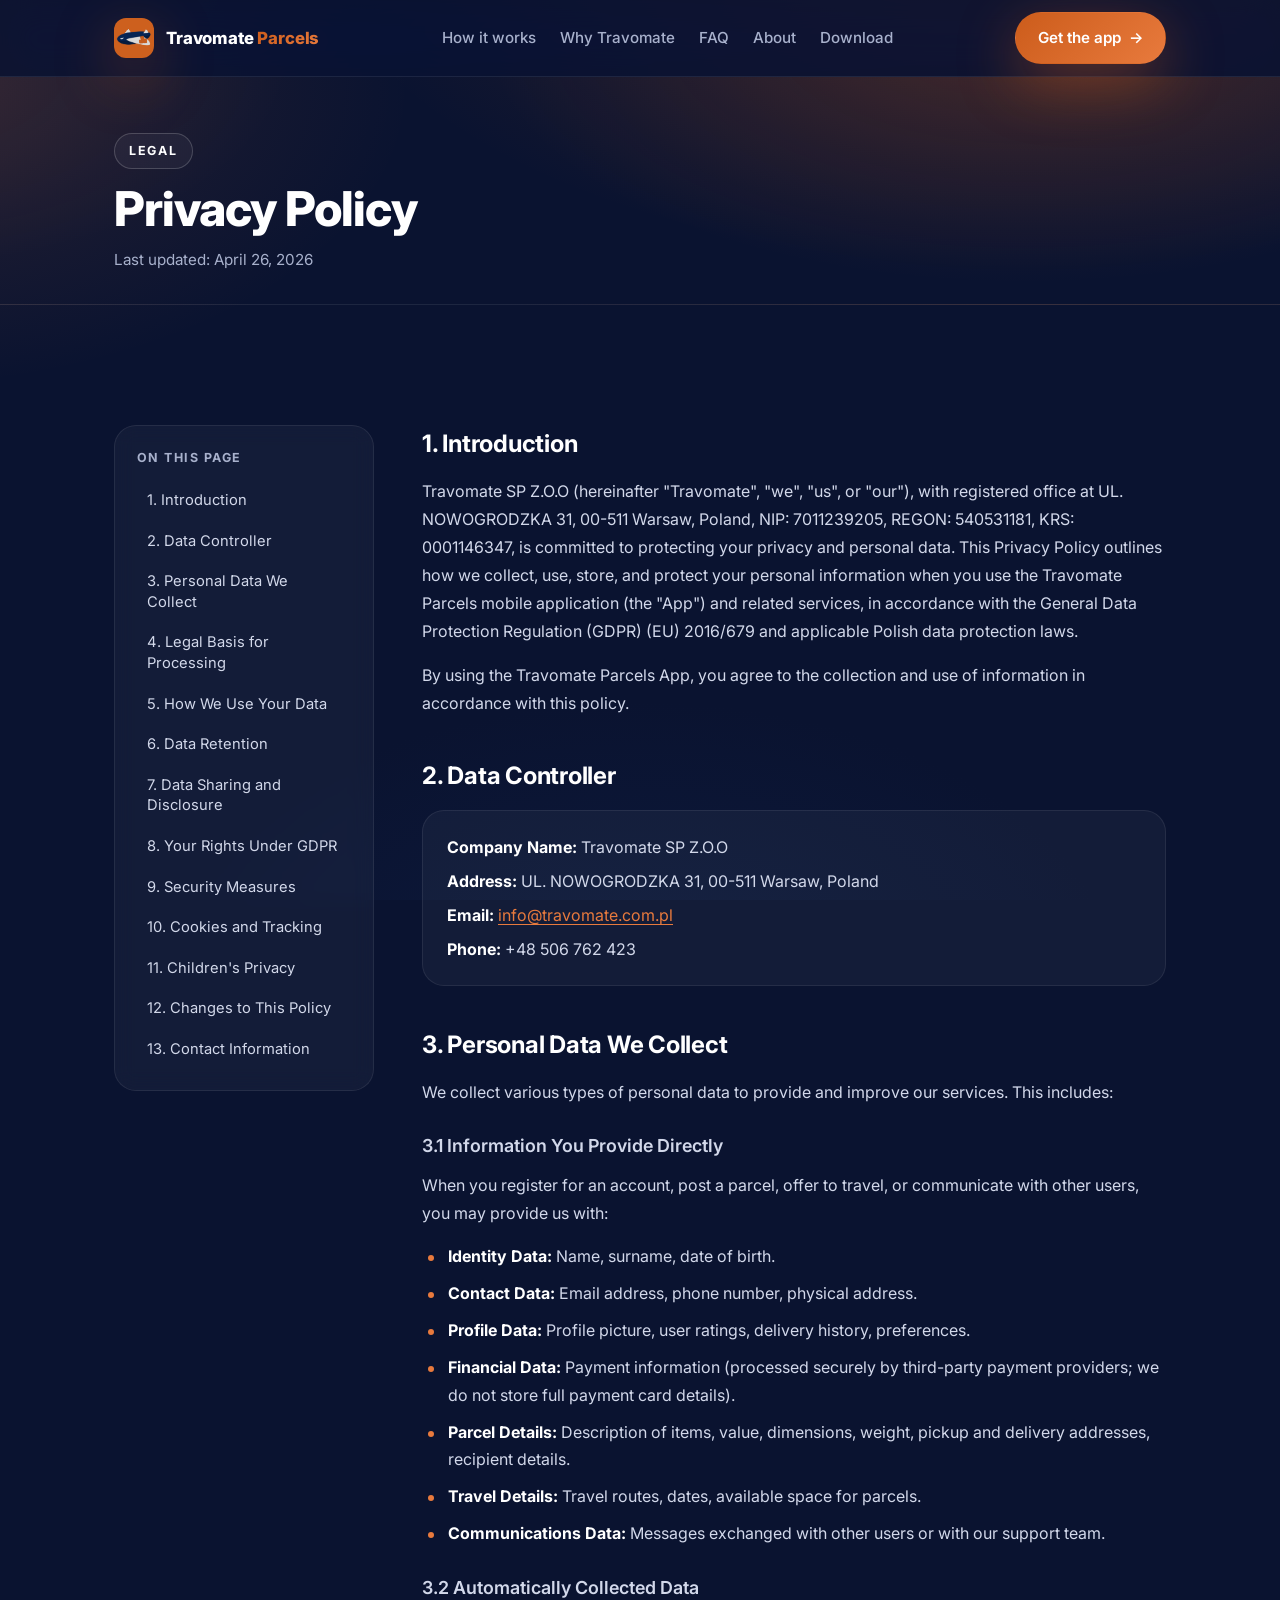
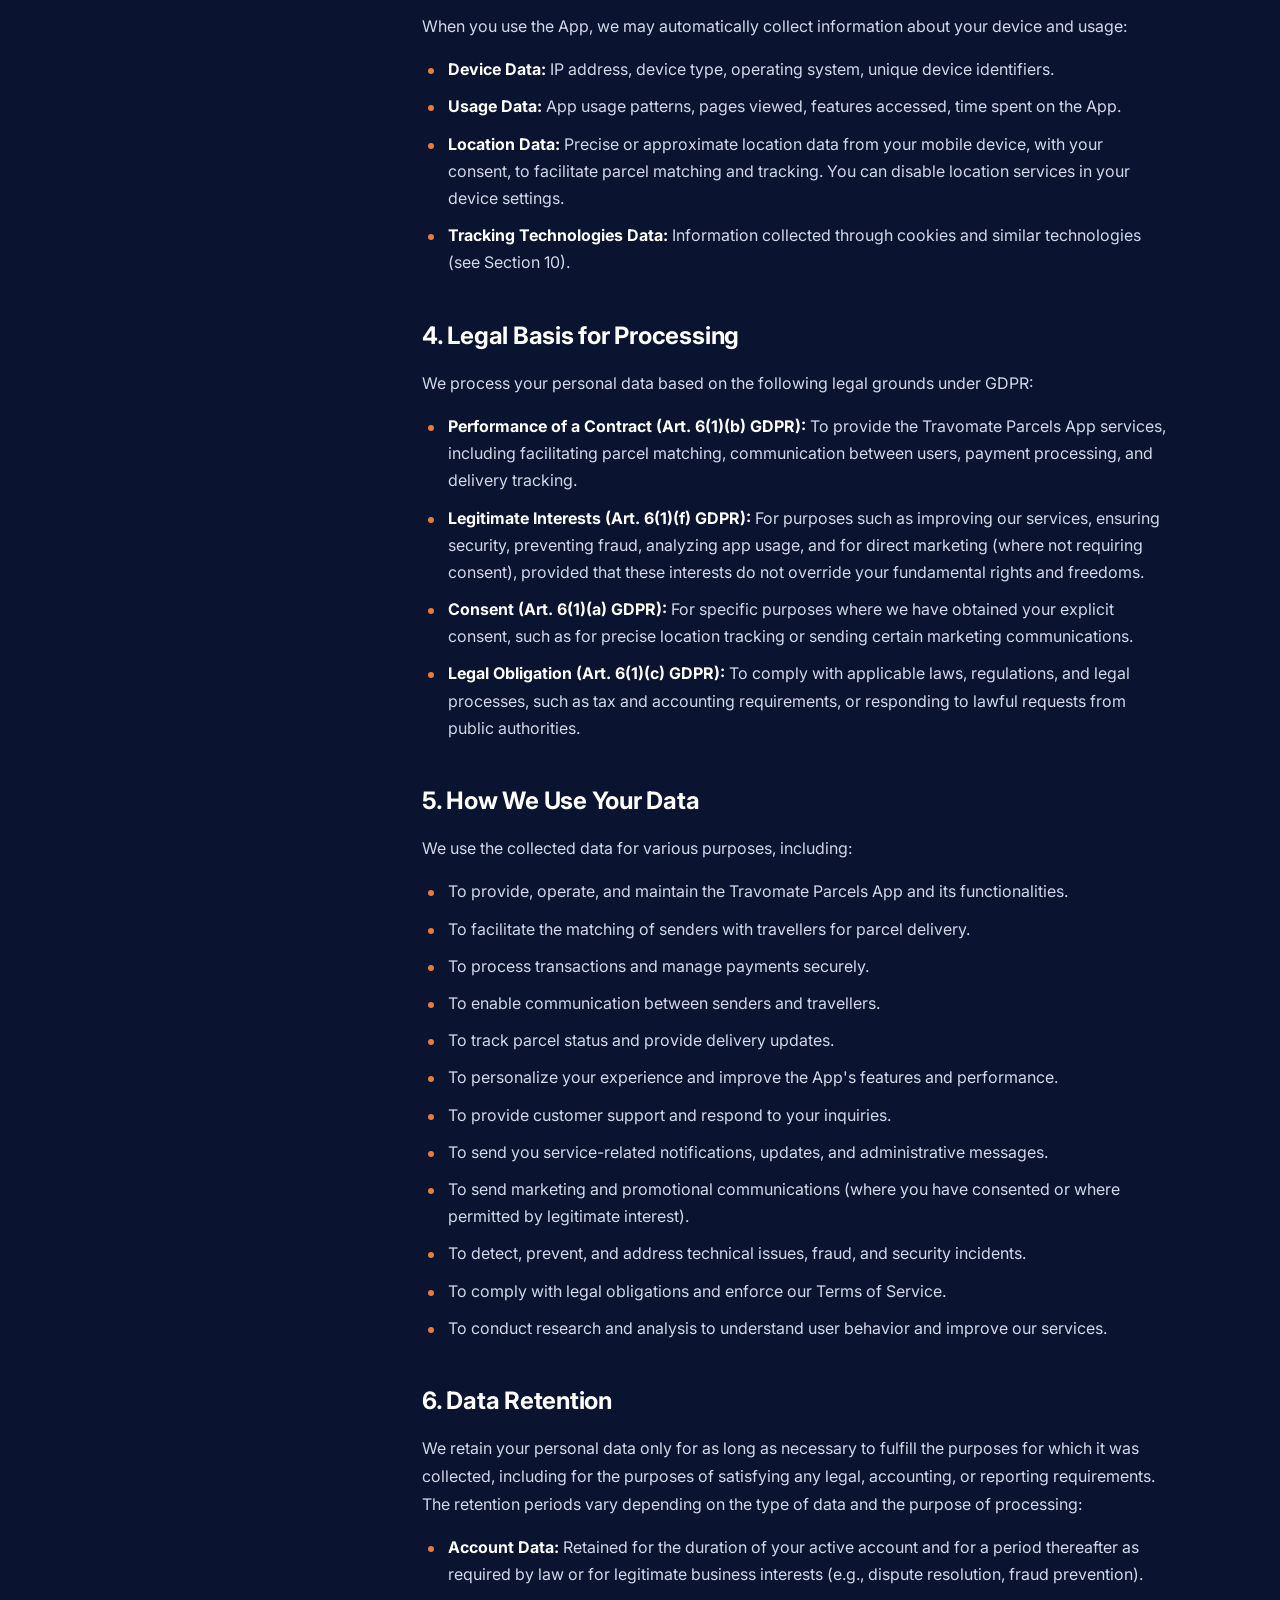
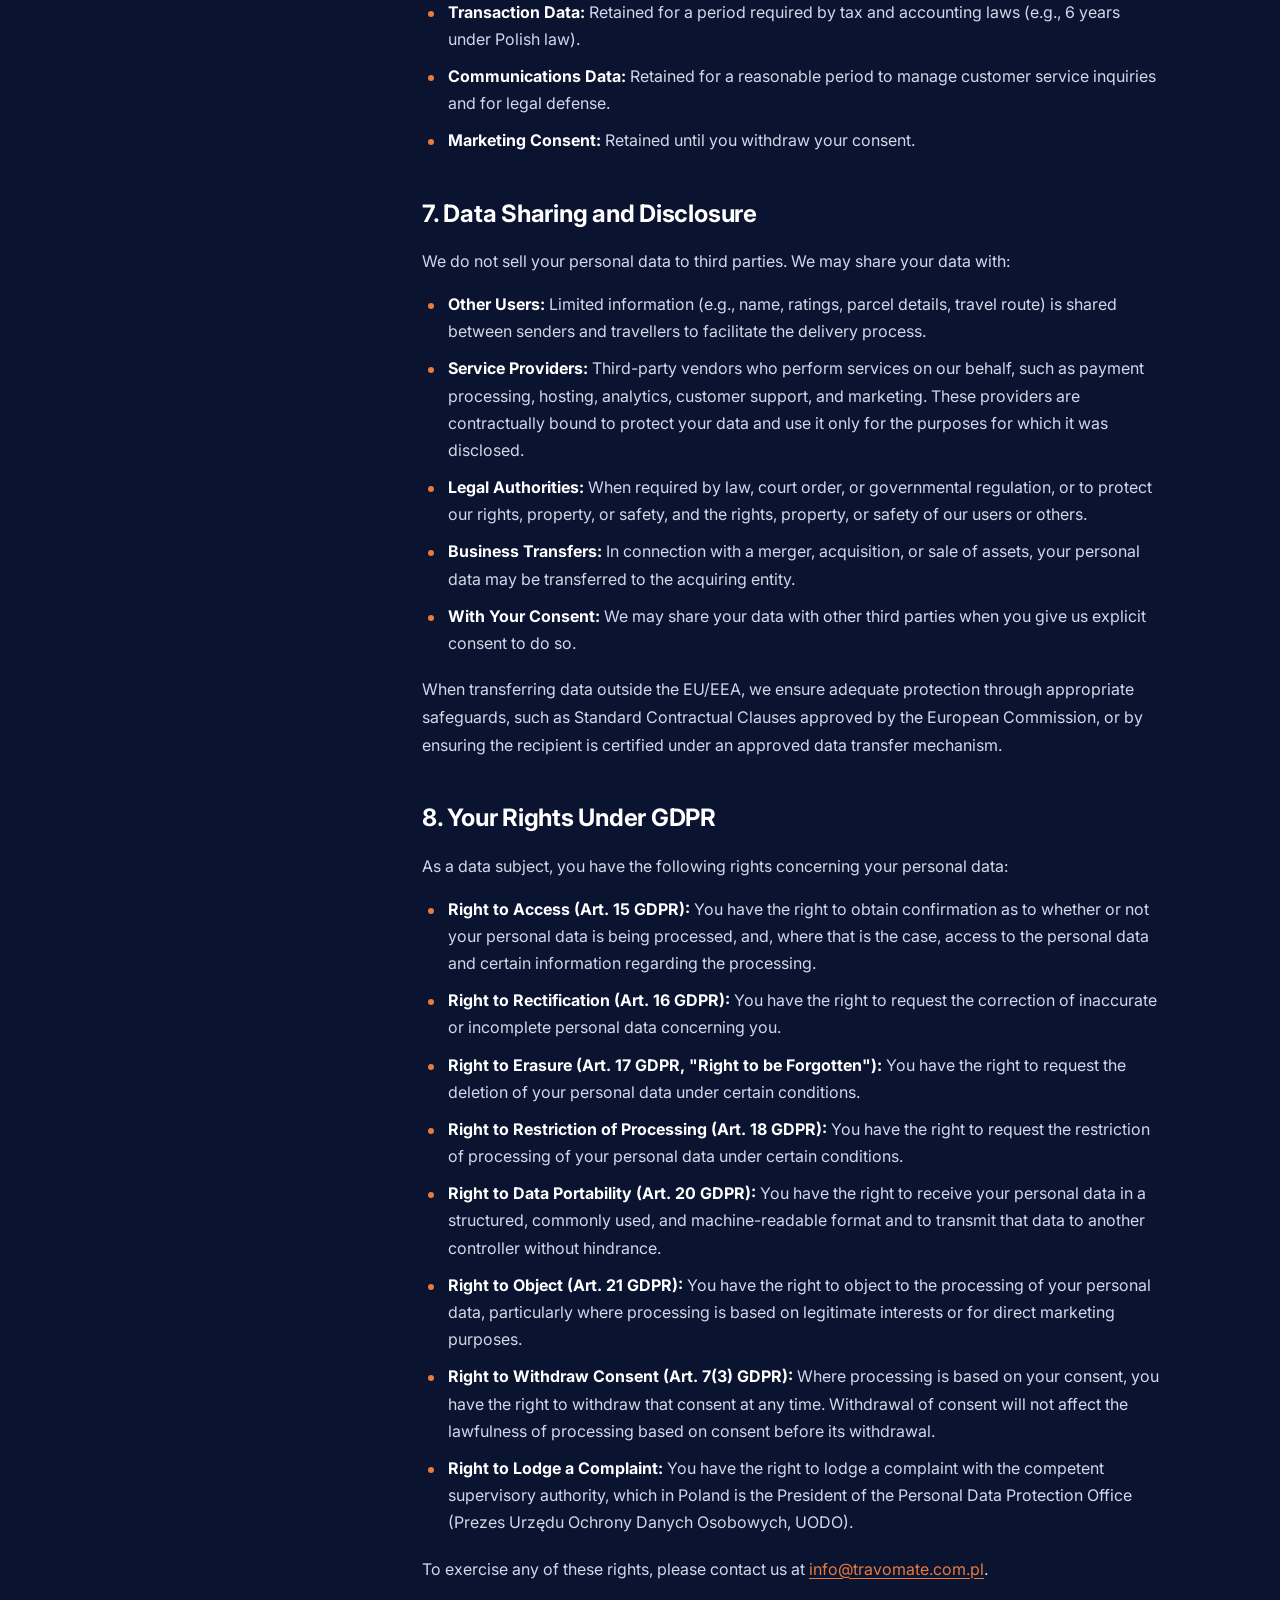
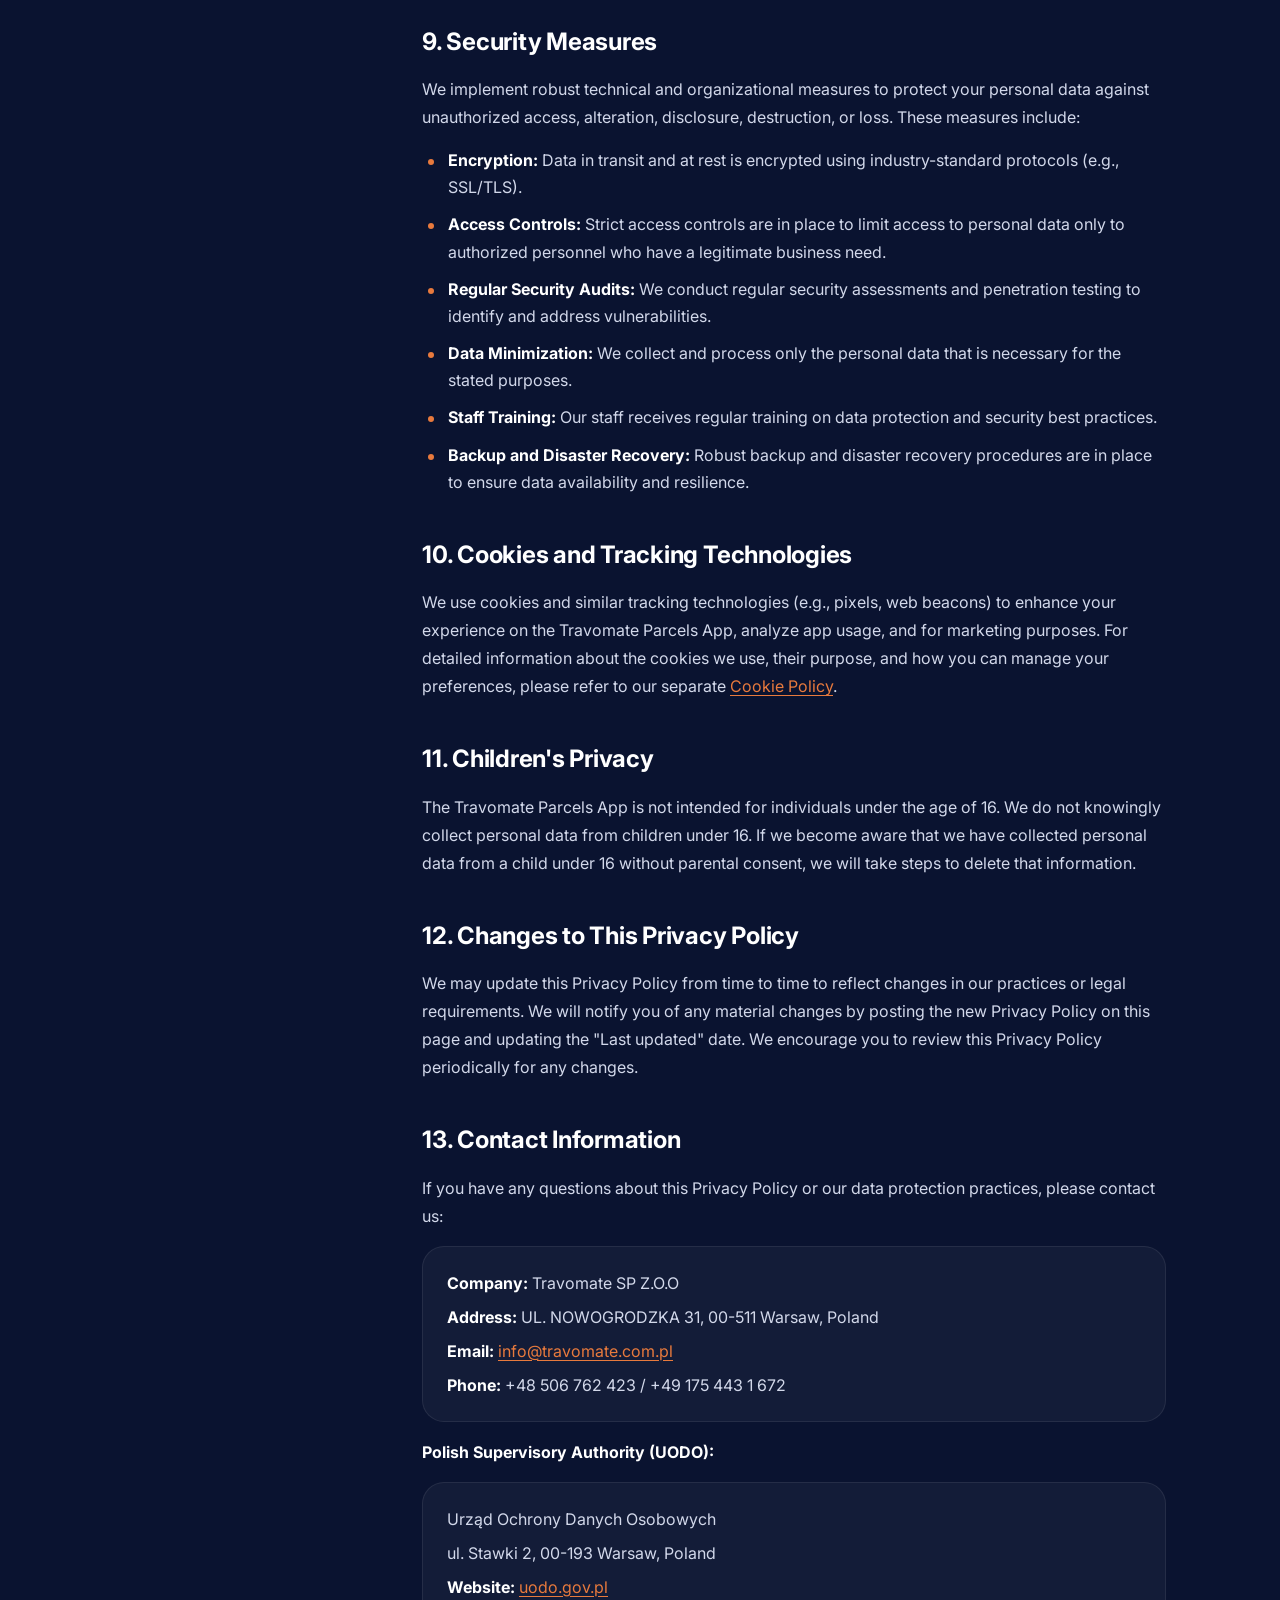
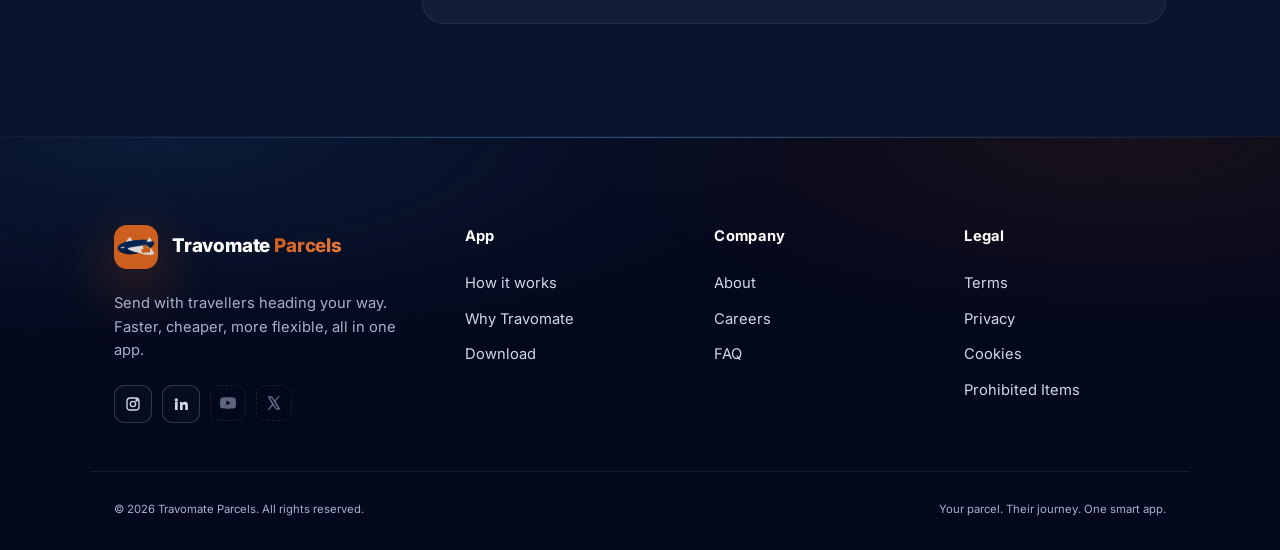
<file: privacy.html>
<!DOCTYPE html>
<html lang="en">
<head>
  <meta charset="UTF-8" />
  <meta name="viewport" content="width=device-width, initial-scale=1.0" />
  <meta name="theme-color" content="#0a1330" />
  <link rel="icon" type="image/png" href="assets/icon%201.png" />
  <meta name="description" content="Travomate Parcels Privacy Policy: how we collect, use, and protect your personal data under GDPR." />
  <meta name="author" content="Travomate SP Z.O.O" />
  <meta name="robots" content="index, follow, max-image-preview:large" />
  <meta name="geo.region" content="PL-MZ" />
  <meta name="geo.placename" content="Warsaw" />
  <link rel="canonical" href="https://travomate.com.pl/privacy.html" />
  <meta property="og:type" content="article" />
  <meta property="og:site_name" content="Travomate Parcels" />
  <meta property="og:title" content="Privacy Policy: Travomate Parcels" />
  <meta property="og:description" content="How we collect, use, and protect your personal data under GDPR." />
  <meta property="og:url" content="https://travomate.com.pl/privacy.html" />
  <meta property="og:image" content="https://travomate.com.pl/assets/icon%201.png" />
  <meta property="og:locale" content="en_GB" />
  <meta name="twitter:card" content="summary" />
  <meta name="twitter:title" content="Privacy Policy: Travomate Parcels" />
  <meta name="twitter:description" content="How we collect, use, and protect your personal data under GDPR." />
  <title>Privacy Policy: Travomate Parcels</title>
  <link rel="preconnect" href="https://fonts.googleapis.com" />
  <link rel="preconnect" href="https://fonts.gstatic.com" crossorigin />
  <link href="https://fonts.googleapis.com/css2?family=Inter:wght@400;500;600;700;800&display=swap" rel="stylesheet" />
  <link rel="stylesheet" href="styles.css" />
</head>
<body>
  <header class="site-header">
    <div class="container nav">
      <a href="index.html" class="logo" aria-label="Travomate Parcels home">
        <span class="logo-mark" aria-hidden="true">
          <img src="assets/icon%201.png" alt="" width="40" height="40" />
        </span>
        <span class="logo-text">Travomate <span>Parcels</span></span>
      </a>
      <nav class="nav-links" aria-label="Primary">
        <a href="index.html#how">How it works</a>
        <a href="index.html#why">Why Travomate</a>
        <a href="faq.html">FAQ</a>
        <a href="about.html">About</a>
        <a href="index.html#download">Download</a>
      </nav>
      <div class="nav-cta">
        <a href="index.html#download" class="btn btn-primary">Get the app <span class="arrow">→</span></a>
      </div>
      <button class="nav-toggle" aria-label="Open menu" aria-expanded="false">
        <span></span><span></span><span></span>
      </button>
    </div>
  </header>

  <main>
    <section class="legal-hero">
      <div class="container">
        <span class="eyebrow">Legal</span>
        <h1>Privacy <span class="grad">Policy</span></h1>
        <p class="updated">Last updated: April 26, 2026</p>
      </div>
    </section>

    <section class="legal">
      <div class="container">
        <div class="legal-layout">
          <aside class="legal-toc" aria-label="Table of contents">
            <h2>On this page</h2>
            <ol>
              <li><a href="#introduction">1. Introduction</a></li>
              <li><a href="#controller">2. Data Controller</a></li>
              <li><a href="#data-collected">3. Personal Data We Collect</a></li>
              <li><a href="#legal-basis">4. Legal Basis for Processing</a></li>
              <li><a href="#how-we-use">5. How We Use Your Data</a></li>
              <li><a href="#retention">6. Data Retention</a></li>
              <li><a href="#sharing">7. Data Sharing and Disclosure</a></li>
              <li><a href="#rights">8. Your Rights Under GDPR</a></li>
              <li><a href="#security">9. Security Measures</a></li>
              <li><a href="#cookies">10. Cookies and Tracking</a></li>
              <li><a href="#children">11. Children's Privacy</a></li>
              <li><a href="#changes">12. Changes to This Policy</a></li>
              <li><a href="#contact">13. Contact Information</a></li>
            </ol>
          </aside>

          <article class="legal-content">
            <h2 id="introduction">1. Introduction</h2>
            <p>Travomate SP Z.O.O (hereinafter "Travomate", "we", "us", or "our"), with registered office at UL. NOWOGRODZKA 31, 00-511 Warsaw, Poland, NIP: 7011239205, REGON: 540531181, KRS: 0001146347, is committed to protecting your privacy and personal data. This Privacy Policy outlines how we collect, use, store, and protect your personal information when you use the Travomate Parcels mobile application (the "App") and related services, in accordance with the General Data Protection Regulation (GDPR) (EU) 2016/679 and applicable Polish data protection laws.</p>
            <p>By using the Travomate Parcels App, you agree to the collection and use of information in accordance with this policy.</p>

            <h2 id="controller">2. Data Controller</h2>
            <div class="contact-block">
              <p><strong>Company Name:</strong> Travomate SP Z.O.O</p>
              <p><strong>Address:</strong> UL. NOWOGRODZKA 31, 00-511 Warsaw, Poland</p>
              <p><strong>Email:</strong> <a href="mailto:info@travomate.com.pl">info@travomate.com.pl</a></p>
              <p><strong>Phone:</strong> +48 506 762 423</p>
            </div>

            <h2 id="data-collected">3. Personal Data We Collect</h2>
            <p>We collect various types of personal data to provide and improve our services. This includes:</p>
            <h3>3.1 Information You Provide Directly</h3>
            <p>When you register for an account, post a parcel, offer to travel, or communicate with other users, you may provide us with:</p>
            <ul>
              <li><strong>Identity Data:</strong> Name, surname, date of birth.</li>
              <li><strong>Contact Data:</strong> Email address, phone number, physical address.</li>
              <li><strong>Profile Data:</strong> Profile picture, user ratings, delivery history, preferences.</li>
              <li><strong>Financial Data:</strong> Payment information (processed securely by third-party payment providers; we do not store full payment card details).</li>
              <li><strong>Parcel Details:</strong> Description of items, value, dimensions, weight, pickup and delivery addresses, recipient details.</li>
              <li><strong>Travel Details:</strong> Travel routes, dates, available space for parcels.</li>
              <li><strong>Communications Data:</strong> Messages exchanged with other users or with our support team.</li>
            </ul>
            <h3>3.2 Automatically Collected Data</h3>
            <p>When you use the App, we may automatically collect information about your device and usage:</p>
            <ul>
              <li><strong>Device Data:</strong> IP address, device type, operating system, unique device identifiers.</li>
              <li><strong>Usage Data:</strong> App usage patterns, pages viewed, features accessed, time spent on the App.</li>
              <li><strong>Location Data:</strong> Precise or approximate location data from your mobile device, with your consent, to facilitate parcel matching and tracking. You can disable location services in your device settings.</li>
              <li><strong>Tracking Technologies Data:</strong> Information collected through cookies and similar technologies (see Section 10).</li>
            </ul>

            <h2 id="legal-basis">4. Legal Basis for Processing</h2>
            <p>We process your personal data based on the following legal grounds under GDPR:</p>
            <ul>
              <li><strong>Performance of a Contract (Art. 6(1)(b) GDPR):</strong> To provide the Travomate Parcels App services, including facilitating parcel matching, communication between users, payment processing, and delivery tracking.</li>
              <li><strong>Legitimate Interests (Art. 6(1)(f) GDPR):</strong> For purposes such as improving our services, ensuring security, preventing fraud, analyzing app usage, and for direct marketing (where not requiring consent), provided that these interests do not override your fundamental rights and freedoms.</li>
              <li><strong>Consent (Art. 6(1)(a) GDPR):</strong> For specific purposes where we have obtained your explicit consent, such as for precise location tracking or sending certain marketing communications.</li>
              <li><strong>Legal Obligation (Art. 6(1)(c) GDPR):</strong> To comply with applicable laws, regulations, and legal processes, such as tax and accounting requirements, or responding to lawful requests from public authorities.</li>
            </ul>

            <h2 id="how-we-use">5. How We Use Your Data</h2>
            <p>We use the collected data for various purposes, including:</p>
            <ul>
              <li>To provide, operate, and maintain the Travomate Parcels App and its functionalities.</li>
              <li>To facilitate the matching of senders with travellers for parcel delivery.</li>
              <li>To process transactions and manage payments securely.</li>
              <li>To enable communication between senders and travellers.</li>
              <li>To track parcel status and provide delivery updates.</li>
              <li>To personalize your experience and improve the App's features and performance.</li>
              <li>To provide customer support and respond to your inquiries.</li>
              <li>To send you service-related notifications, updates, and administrative messages.</li>
              <li>To send marketing and promotional communications (where you have consented or where permitted by legitimate interest).</li>
              <li>To detect, prevent, and address technical issues, fraud, and security incidents.</li>
              <li>To comply with legal obligations and enforce our Terms of Service.</li>
              <li>To conduct research and analysis to understand user behavior and improve our services.</li>
            </ul>

            <h2 id="retention">6. Data Retention</h2>
            <p>We retain your personal data only for as long as necessary to fulfill the purposes for which it was collected, including for the purposes of satisfying any legal, accounting, or reporting requirements. The retention periods vary depending on the type of data and the purpose of processing:</p>
            <ul>
              <li><strong>Account Data:</strong> Retained for the duration of your active account and for a period thereafter as required by law or for legitimate business interests (e.g., dispute resolution, fraud prevention).</li>
              <li><strong>Transaction Data:</strong> Retained for a period required by tax and accounting laws (e.g., 6 years under Polish law).</li>
              <li><strong>Communications Data:</strong> Retained for a reasonable period to manage customer service inquiries and for legal defense.</li>
              <li><strong>Marketing Consent:</strong> Retained until you withdraw your consent.</li>
            </ul>

            <h2 id="sharing">7. Data Sharing and Disclosure</h2>
            <p>We do not sell your personal data to third parties. We may share your data with:</p>
            <ul>
              <li><strong>Other Users:</strong> Limited information (e.g., name, ratings, parcel details, travel route) is shared between senders and travellers to facilitate the delivery process.</li>
              <li><strong>Service Providers:</strong> Third-party vendors who perform services on our behalf, such as payment processing, hosting, analytics, customer support, and marketing. These providers are contractually bound to protect your data and use it only for the purposes for which it was disclosed.</li>
              <li><strong>Legal Authorities:</strong> When required by law, court order, or governmental regulation, or to protect our rights, property, or safety, and the rights, property, or safety of our users or others.</li>
              <li><strong>Business Transfers:</strong> In connection with a merger, acquisition, or sale of assets, your personal data may be transferred to the acquiring entity.</li>
              <li><strong>With Your Consent:</strong> We may share your data with other third parties when you give us explicit consent to do so.</li>
            </ul>
            <p>When transferring data outside the EU/EEA, we ensure adequate protection through appropriate safeguards, such as Standard Contractual Clauses approved by the European Commission, or by ensuring the recipient is certified under an approved data transfer mechanism.</p>

            <h2 id="rights">8. Your Rights Under GDPR</h2>
            <p>As a data subject, you have the following rights concerning your personal data:</p>
            <ul>
              <li><strong>Right to Access (Art. 15 GDPR):</strong> You have the right to obtain confirmation as to whether or not your personal data is being processed, and, where that is the case, access to the personal data and certain information regarding the processing.</li>
              <li><strong>Right to Rectification (Art. 16 GDPR):</strong> You have the right to request the correction of inaccurate or incomplete personal data concerning you.</li>
              <li><strong>Right to Erasure (Art. 17 GDPR, "Right to be Forgotten"):</strong> You have the right to request the deletion of your personal data under certain conditions.</li>
              <li><strong>Right to Restriction of Processing (Art. 18 GDPR):</strong> You have the right to request the restriction of processing of your personal data under certain conditions.</li>
              <li><strong>Right to Data Portability (Art. 20 GDPR):</strong> You have the right to receive your personal data in a structured, commonly used, and machine-readable format and to transmit that data to another controller without hindrance.</li>
              <li><strong>Right to Object (Art. 21 GDPR):</strong> You have the right to object to the processing of your personal data, particularly where processing is based on legitimate interests or for direct marketing purposes.</li>
              <li><strong>Right to Withdraw Consent (Art. 7(3) GDPR):</strong> Where processing is based on your consent, you have the right to withdraw that consent at any time. Withdrawal of consent will not affect the lawfulness of processing based on consent before its withdrawal.</li>
              <li><strong>Right to Lodge a Complaint:</strong> You have the right to lodge a complaint with the competent supervisory authority, which in Poland is the President of the Personal Data Protection Office (Prezes Urzędu Ochrony Danych Osobowych, UODO).</li>
            </ul>
            <p>To exercise any of these rights, please contact us at <a href="mailto:info@travomate.com.pl">info@travomate.com.pl</a>.</p>

            <h2 id="security">9. Security Measures</h2>
            <p>We implement robust technical and organizational measures to protect your personal data against unauthorized access, alteration, disclosure, destruction, or loss. These measures include:</p>
            <ul>
              <li><strong>Encryption:</strong> Data in transit and at rest is encrypted using industry-standard protocols (e.g., SSL/TLS).</li>
              <li><strong>Access Controls:</strong> Strict access controls are in place to limit access to personal data only to authorized personnel who have a legitimate business need.</li>
              <li><strong>Regular Security Audits:</strong> We conduct regular security assessments and penetration testing to identify and address vulnerabilities.</li>
              <li><strong>Data Minimization:</strong> We collect and process only the personal data that is necessary for the stated purposes.</li>
              <li><strong>Staff Training:</strong> Our staff receives regular training on data protection and security best practices.</li>
              <li><strong>Backup and Disaster Recovery:</strong> Robust backup and disaster recovery procedures are in place to ensure data availability and resilience.</li>
            </ul>

            <h2 id="cookies">10. Cookies and Tracking Technologies</h2>
            <p>We use cookies and similar tracking technologies (e.g., pixels, web beacons) to enhance your experience on the Travomate Parcels App, analyze app usage, and for marketing purposes. For detailed information about the cookies we use, their purpose, and how you can manage your preferences, please refer to our separate <a href="cookies.html">Cookie Policy</a>.</p>

            <h2 id="children">11. Children's Privacy</h2>
            <p>The Travomate Parcels App is not intended for individuals under the age of 16. We do not knowingly collect personal data from children under 16. If we become aware that we have collected personal data from a child under 16 without parental consent, we will take steps to delete that information.</p>

            <h2 id="changes">12. Changes to This Privacy Policy</h2>
            <p>We may update this Privacy Policy from time to time to reflect changes in our practices or legal requirements. We will notify you of any material changes by posting the new Privacy Policy on this page and updating the "Last updated" date. We encourage you to review this Privacy Policy periodically for any changes.</p>

            <h2 id="contact">13. Contact Information</h2>
            <p>If you have any questions about this Privacy Policy or our data protection practices, please contact us:</p>
            <div class="contact-block">
              <p><strong>Company:</strong> Travomate SP Z.O.O</p>
              <p><strong>Address:</strong> UL. NOWOGRODZKA 31, 00-511 Warsaw, Poland</p>
              <p><strong>Email:</strong> <a href="mailto:info@travomate.com.pl">info@travomate.com.pl</a></p>
              <p><strong>Phone:</strong> +48 506 762 423 / +49 175 443 1 672</p>
            </div>
            <p><strong>Polish Supervisory Authority (UODO):</strong></p>
            <div class="contact-block">
              <p>Urząd Ochrony Danych Osobowych</p>
              <p>ul. Stawki 2, 00-193 Warsaw, Poland</p>
              <p><strong>Website:</strong> <a href="https://uodo.gov.pl" target="_blank" rel="noopener noreferrer">uodo.gov.pl</a></p>
            </div>
          </article>
        </div>
      </div>
    </section>
  </main>

  <footer class="site-footer">
    <div class="container footer-grid">
      <div>
        <a href="index.html" class="logo logo-light">
          <span class="logo-mark" aria-hidden="true">
            <img src="assets/icon%201.png" alt="" width="40" height="40" />
          </span>
          <span class="logo-text">Travomate <span>Parcels</span></span>
        </a>
        <p class="footer-tag">Send with travellers heading your way. Faster, cheaper, more flexible, all in one app.</p>
        <div class="socials">
          <a href="https://www.instagram.com/travomate_parcels?utm_source=ig_web_button_share_sheet&igsh=ZDNlZDc0MzIxNw==" target="_blank" rel="noopener noreferrer" aria-label="Travomate Parcels on Instagram">
            <svg width="16" height="16" viewBox="0 0 24 24" fill="none" stroke="currentColor" stroke-width="2"><rect x="3" y="3" width="18" height="18" rx="5"/><circle cx="12" cy="12" r="4"/><circle cx="17.5" cy="6.5" r="1" fill="currentColor"/></svg>
          </a>
          <a href="https://www.linkedin.com/company/travomate-sp-z-o-o/?viewAsMember=true" target="_blank" rel="noopener noreferrer" aria-label="Travomate SP Z.O.O on LinkedIn">
            <svg width="16" height="16" viewBox="0 0 24 24" fill="currentColor"><path d="M4.98 3.5a2.5 2.5 0 1 1-.001 5.001A2.5 2.5 0 0 1 4.98 3.5zM3 9h4v12H3V9zm7 0h3.8v1.7h.05c.53-1 1.83-2.05 3.77-2.05 4.04 0 4.78 2.66 4.78 6.13V21h-4v-5.4c0-1.29-.02-2.95-1.8-2.95-1.8 0-2.08 1.4-2.08 2.85V21h-4V9z"/></svg>
          </a>
          <span class="social-soon" aria-label="YouTube: coming soon" title="YouTube: coming soon">
            <svg width="16" height="16" viewBox="0 0 24 24" fill="currentColor"><path d="M23.5 6.2a3 3 0 0 0-2.1-2.1C19.5 3.5 12 3.5 12 3.5s-7.5 0-9.4.6A3 3 0 0 0 .5 6.2C0 8.1 0 12 0 12s0 3.9.5 5.8a3 3 0 0 0 2.1 2.1c1.9.6 9.4.6 9.4.6s7.5 0 9.4-.6a3 3 0 0 0 2.1-2.1c.5-1.9.5-5.8.5-5.8s0-3.9-.5-5.8zM9.6 15.6V8.4l6.3 3.6-6.3 3.6z"/></svg>
          </span>
          <span class="social-soon" aria-label="X (Twitter): coming soon" title="X: coming soon">
            <svg width="16" height="16" viewBox="0 0 24 24" fill="currentColor"><path d="M18.244 2H21l-6.52 7.45L22 22h-6.83l-4.78-6.25L4.8 22H2l7.04-8.04L2 2h6.94l4.32 5.71L18.244 2zm-2.39 18h1.94L8.27 4H6.2l9.654 16z"/></svg>
          </span>
        </div>
      </div>
      <div>
        <h4>App</h4>
        <a href="index.html#how">How it works</a>
        <a href="index.html#why">Why Travomate</a>
        <a href="index.html#download">Download</a>
      </div>
      <div>
        <h4>Company</h4>
        <a href="about.html">About</a>
        <a href="careers.html">Careers</a>
        <a href="faq.html">FAQ</a>
      </div>
      <div>
        <h4>Legal</h4>
        <a href="terms.html">Terms</a>
        <a href="privacy.html">Privacy</a>
        <a href="cookies.html">Cookies</a>
        <a href="prohibited-items.html">Prohibited Items</a>
      </div>
    </div>
    <div class="container footer-bottom">
      <small>© <span id="year"></span> Travomate Parcels. All rights reserved.</small>
      <small>Your parcel. Their journey. One smart app.</small>
    </div>
  </footer>

  <script src="script.js" defer></script>
</body>
</html>
</file>
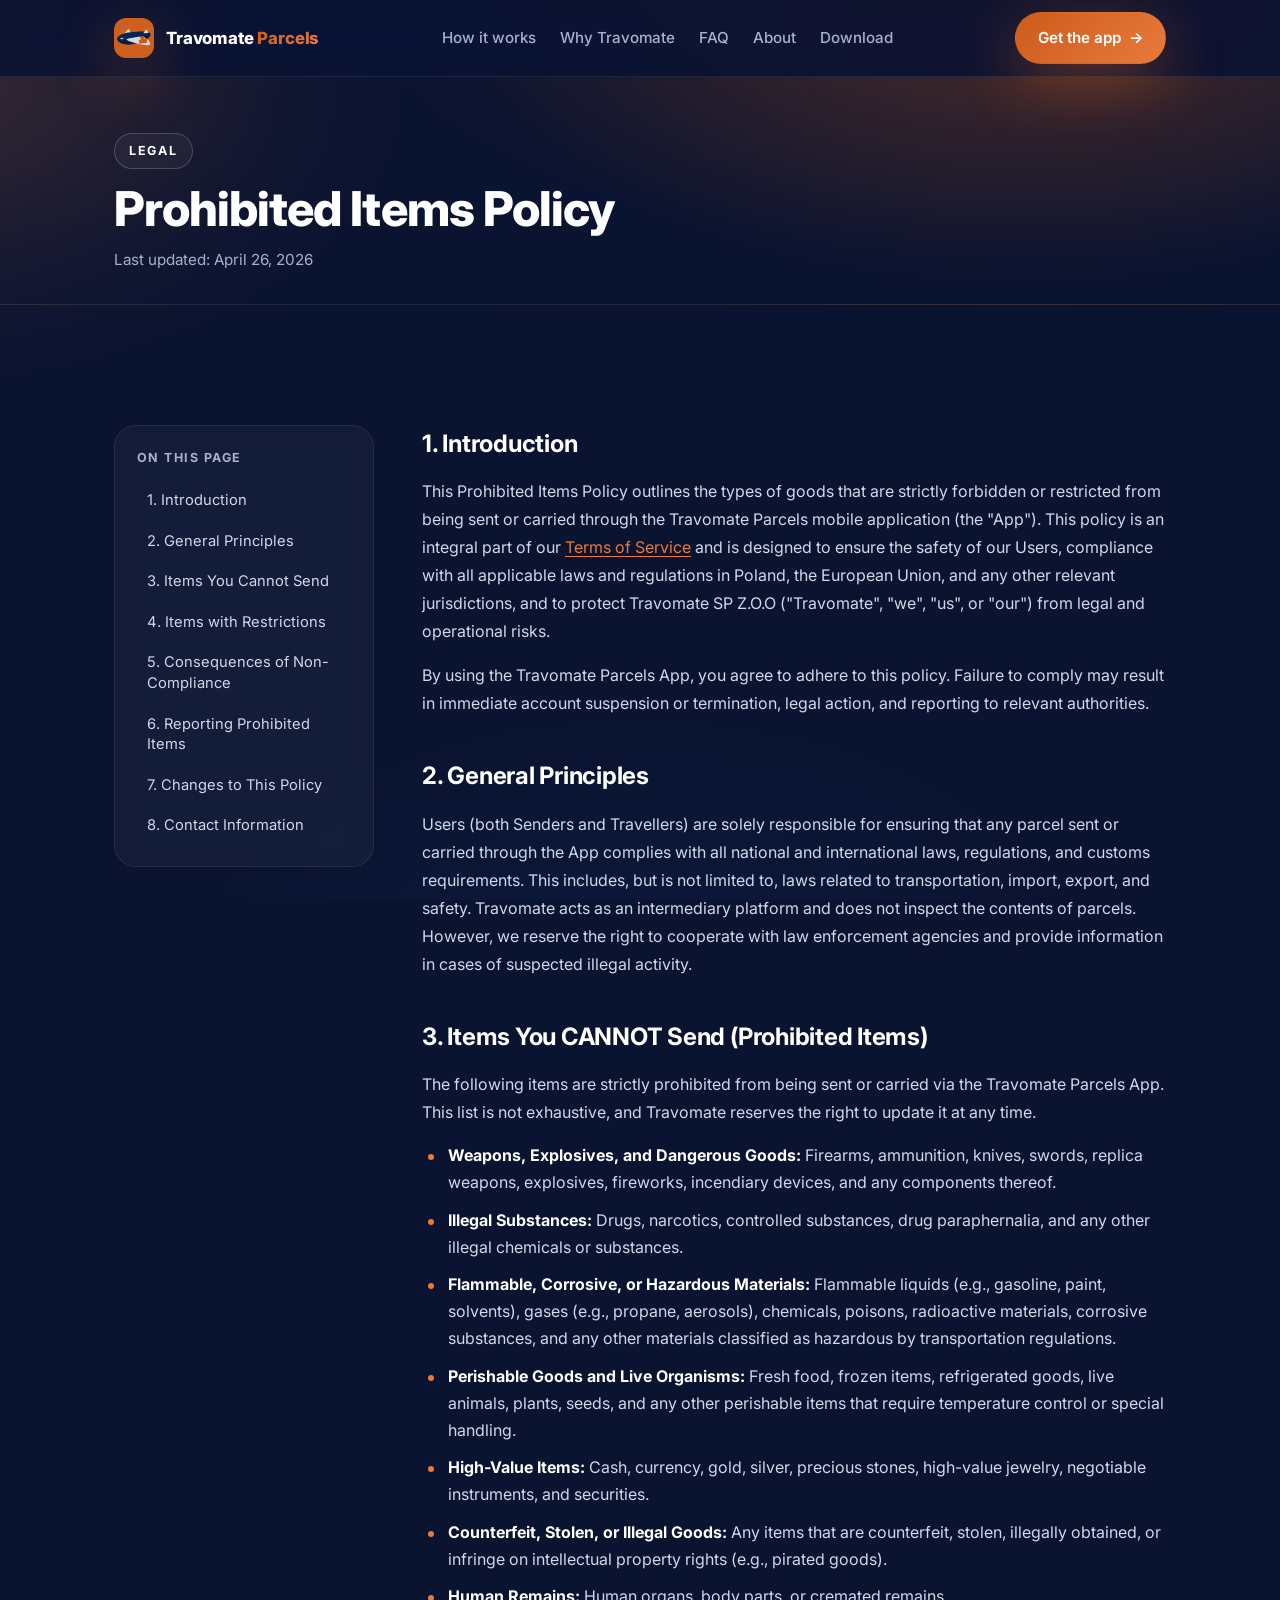
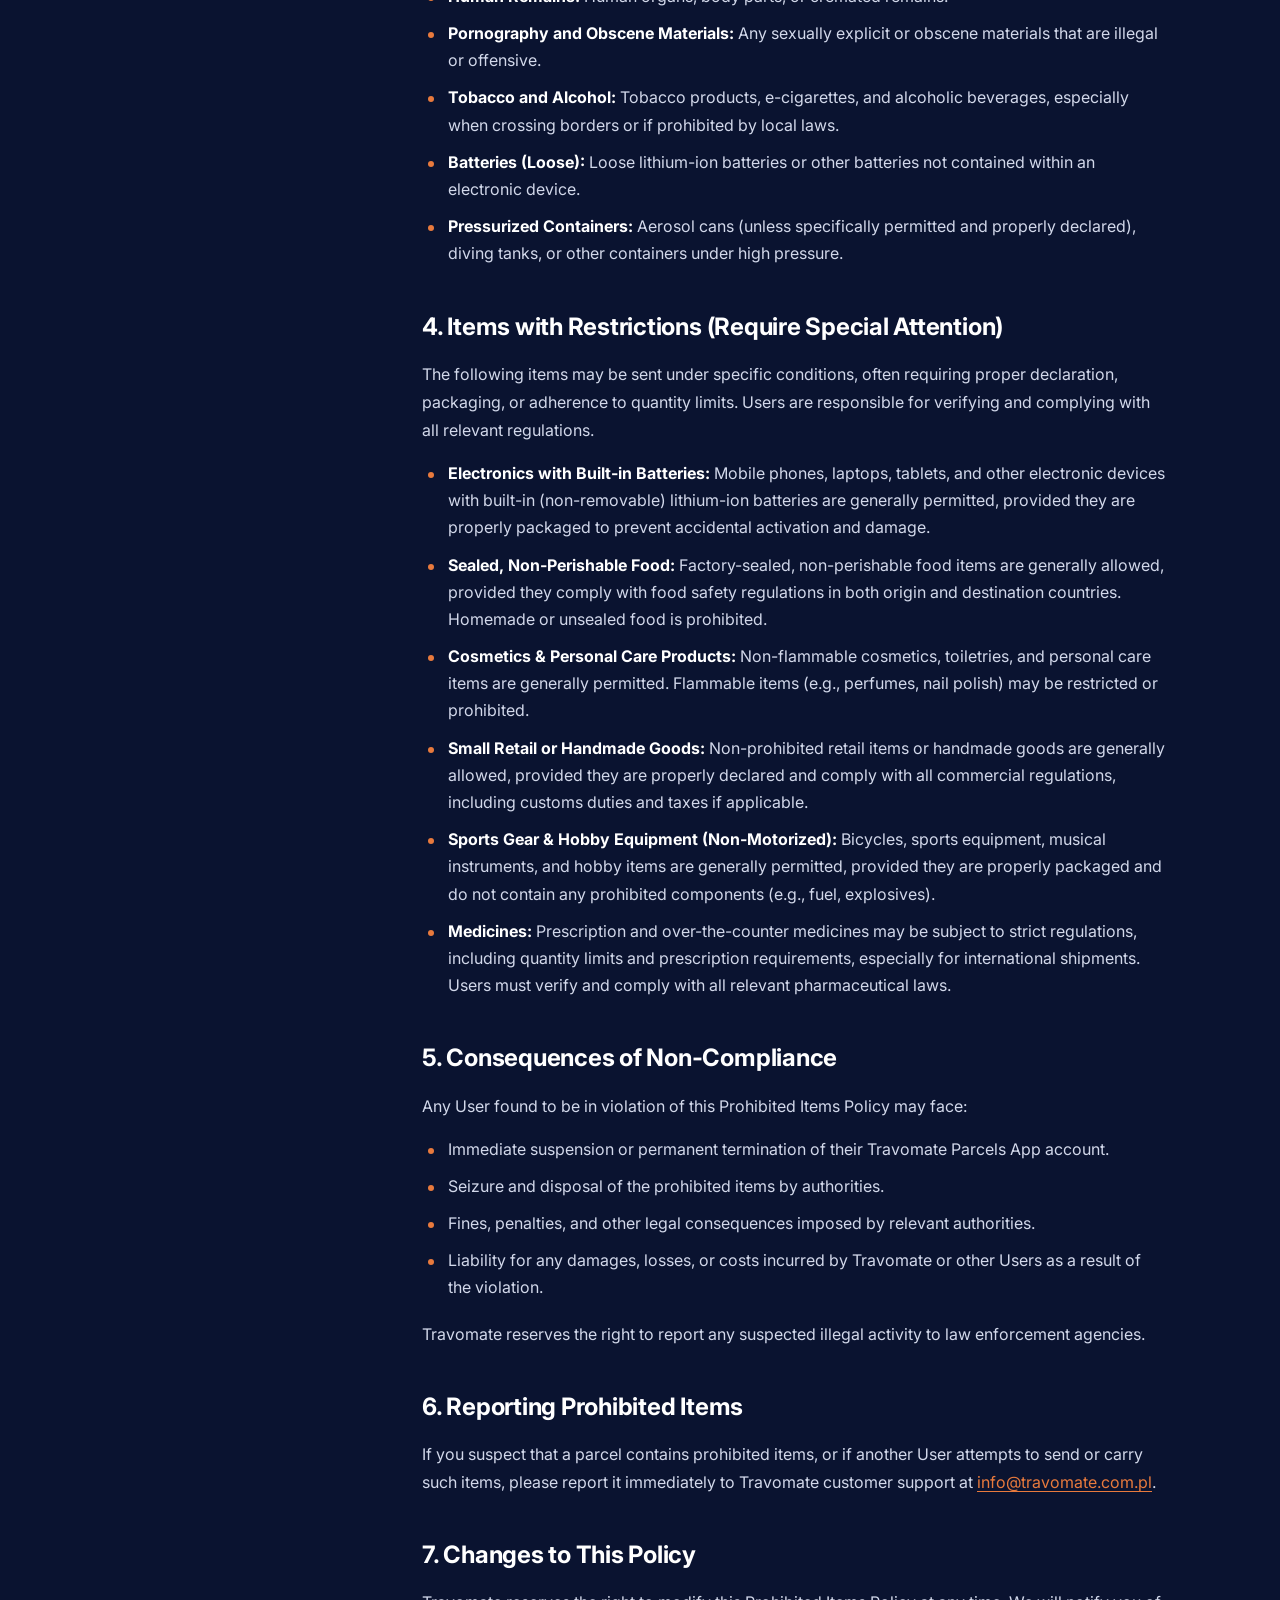
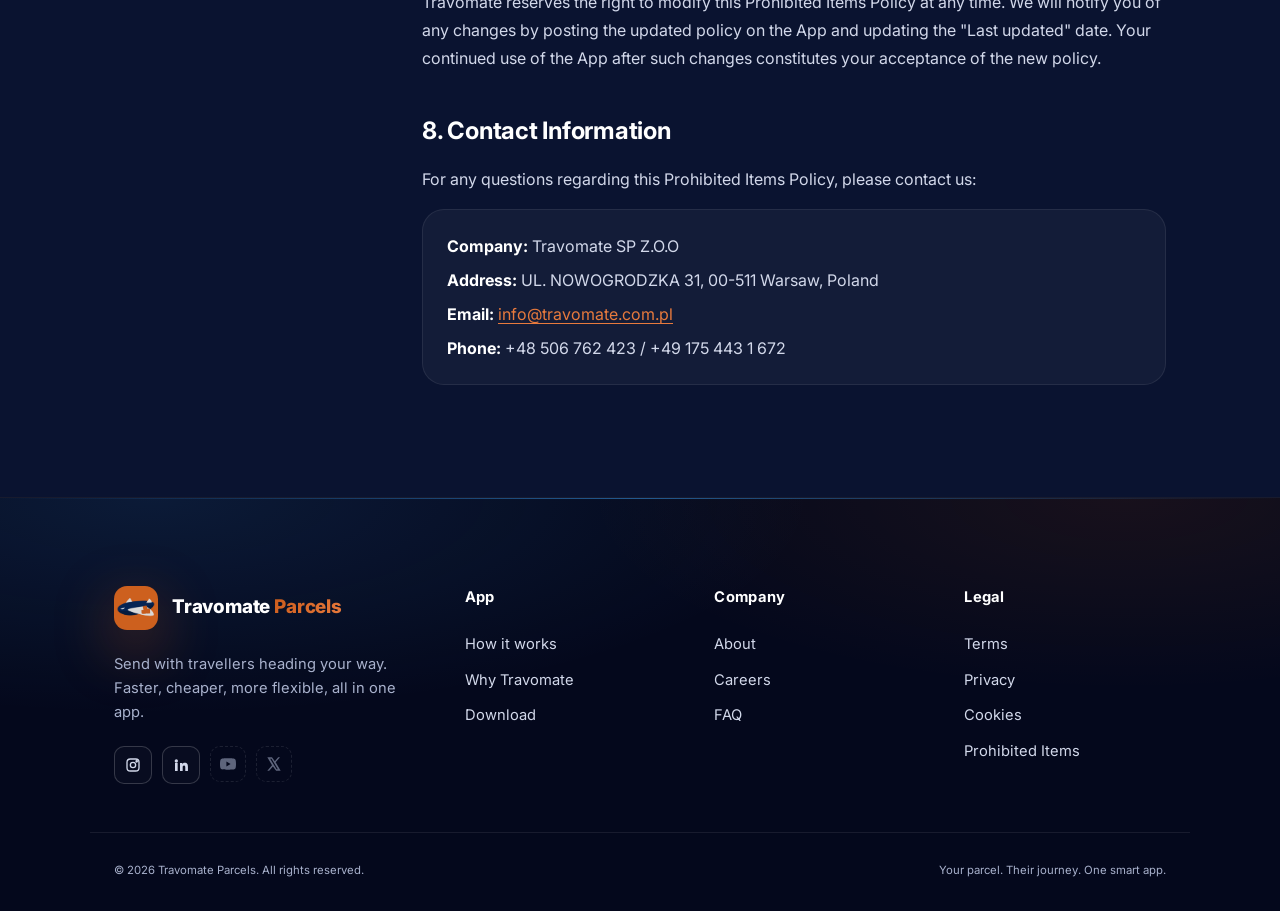
<file: prohibited-items.html>
<!DOCTYPE html>
<html lang="en">
<head>
  <meta charset="UTF-8" />
  <meta name="viewport" content="width=device-width, initial-scale=1.0" />
  <meta name="theme-color" content="#0a1330" />
  <link rel="icon" type="image/png" href="assets/icon%201.png" />
  <meta name="description" content="Travomate Parcels Prohibited Items Policy: items that cannot be sent or carried through the app." />
  <meta name="author" content="Travomate SP Z.O.O" />
  <meta name="robots" content="index, follow, max-image-preview:large" />
  <meta name="geo.region" content="PL-MZ" />
  <meta name="geo.placename" content="Warsaw" />
  <link rel="canonical" href="https://travomate.com.pl/prohibited-items.html" />
  <meta property="og:type" content="article" />
  <meta property="og:site_name" content="Travomate Parcels" />
  <meta property="og:title" content="Prohibited Items Policy: Travomate Parcels" />
  <meta property="og:description" content="Items that cannot be sent or carried through the Travomate Parcels app." />
  <meta property="og:url" content="https://travomate.com.pl/prohibited-items.html" />
  <meta property="og:image" content="https://travomate.com.pl/assets/icon%201.png" />
  <meta property="og:locale" content="en_GB" />
  <meta name="twitter:card" content="summary" />
  <meta name="twitter:title" content="Prohibited Items Policy: Travomate Parcels" />
  <meta name="twitter:description" content="Items that cannot be sent or carried through the Travomate Parcels app." />
  <title>Prohibited Items Policy: Travomate Parcels</title>
  <link rel="preconnect" href="https://fonts.googleapis.com" />
  <link rel="preconnect" href="https://fonts.gstatic.com" crossorigin />
  <link href="https://fonts.googleapis.com/css2?family=Inter:wght@400;500;600;700;800&display=swap" rel="stylesheet" />
  <link rel="stylesheet" href="styles.css" />
</head>
<body>
  <header class="site-header">
    <div class="container nav">
      <a href="index.html" class="logo" aria-label="Travomate Parcels home">
        <span class="logo-mark" aria-hidden="true">
          <img src="assets/icon%201.png" alt="" width="40" height="40" />
        </span>
        <span class="logo-text">Travomate <span>Parcels</span></span>
      </a>
      <nav class="nav-links" aria-label="Primary">
        <a href="index.html#how">How it works</a>
        <a href="index.html#why">Why Travomate</a>
        <a href="faq.html">FAQ</a>
        <a href="about.html">About</a>
        <a href="index.html#download">Download</a>
      </nav>
      <div class="nav-cta">
        <a href="index.html#download" class="btn btn-primary">Get the app <span class="arrow">→</span></a>
      </div>
      <button class="nav-toggle" aria-label="Open menu" aria-expanded="false">
        <span></span><span></span><span></span>
      </button>
    </div>
  </header>

  <main>
    <section class="legal-hero">
      <div class="container">
        <span class="eyebrow">Legal</span>
        <h1>Prohibited <span class="grad">Items Policy</span></h1>
        <p class="updated">Last updated: April 26, 2026</p>
      </div>
    </section>

    <section class="legal">
      <div class="container">
        <div class="legal-layout">
          <aside class="legal-toc" aria-label="Table of contents">
            <h2>On this page</h2>
            <ol>
              <li><a href="#introduction">1. Introduction</a></li>
              <li><a href="#principles">2. General Principles</a></li>
              <li><a href="#prohibited">3. Items You Cannot Send</a></li>
              <li><a href="#restricted">4. Items with Restrictions</a></li>
              <li><a href="#consequences">5. Consequences of Non-Compliance</a></li>
              <li><a href="#reporting">6. Reporting Prohibited Items</a></li>
              <li><a href="#changes">7. Changes to This Policy</a></li>
              <li><a href="#contact">8. Contact Information</a></li>
            </ol>
          </aside>

          <article class="legal-content">
            <h2 id="introduction">1. Introduction</h2>
            <p>This Prohibited Items Policy outlines the types of goods that are strictly forbidden or restricted from being sent or carried through the Travomate Parcels mobile application (the "App"). This policy is an integral part of our <a href="terms.html">Terms of Service</a> and is designed to ensure the safety of our Users, compliance with all applicable laws and regulations in Poland, the European Union, and any other relevant jurisdictions, and to protect Travomate SP Z.O.O ("Travomate", "we", "us", or "our") from legal and operational risks.</p>
            <p>By using the Travomate Parcels App, you agree to adhere to this policy. Failure to comply may result in immediate account suspension or termination, legal action, and reporting to relevant authorities.</p>

            <h2 id="principles">2. General Principles</h2>
            <p>Users (both Senders and Travellers) are solely responsible for ensuring that any parcel sent or carried through the App complies with all national and international laws, regulations, and customs requirements. This includes, but is not limited to, laws related to transportation, import, export, and safety. Travomate acts as an intermediary platform and does not inspect the contents of parcels. However, we reserve the right to cooperate with law enforcement agencies and provide information in cases of suspected illegal activity.</p>

            <h2 id="prohibited">3. Items You CANNOT Send (Prohibited Items)</h2>
            <p>The following items are strictly prohibited from being sent or carried via the Travomate Parcels App. This list is not exhaustive, and Travomate reserves the right to update it at any time.</p>
            <ul>
              <li><strong>Weapons, Explosives, and Dangerous Goods:</strong> Firearms, ammunition, knives, swords, replica weapons, explosives, fireworks, incendiary devices, and any components thereof.</li>
              <li><strong>Illegal Substances:</strong> Drugs, narcotics, controlled substances, drug paraphernalia, and any other illegal chemicals or substances.</li>
              <li><strong>Flammable, Corrosive, or Hazardous Materials:</strong> Flammable liquids (e.g., gasoline, paint, solvents), gases (e.g., propane, aerosols), chemicals, poisons, radioactive materials, corrosive substances, and any other materials classified as hazardous by transportation regulations.</li>
              <li><strong>Perishable Goods and Live Organisms:</strong> Fresh food, frozen items, refrigerated goods, live animals, plants, seeds, and any other perishable items that require temperature control or special handling.</li>
              <li><strong>High-Value Items:</strong> Cash, currency, gold, silver, precious stones, high-value jewelry, negotiable instruments, and securities.</li>
              <li><strong>Counterfeit, Stolen, or Illegal Goods:</strong> Any items that are counterfeit, stolen, illegally obtained, or infringe on intellectual property rights (e.g., pirated goods).</li>
              <li><strong>Human Remains:</strong> Human organs, body parts, or cremated remains.</li>
              <li><strong>Pornography and Obscene Materials:</strong> Any sexually explicit or obscene materials that are illegal or offensive.</li>
              <li><strong>Tobacco and Alcohol:</strong> Tobacco products, e-cigarettes, and alcoholic beverages, especially when crossing borders or if prohibited by local laws.</li>
              <li><strong>Batteries (Loose):</strong> Loose lithium-ion batteries or other batteries not contained within an electronic device.</li>
              <li><strong>Pressurized Containers:</strong> Aerosol cans (unless specifically permitted and properly declared), diving tanks, or other containers under high pressure.</li>
            </ul>

            <h2 id="restricted">4. Items with Restrictions (Require Special Attention)</h2>
            <p>The following items may be sent under specific conditions, often requiring proper declaration, packaging, or adherence to quantity limits. Users are responsible for verifying and complying with all relevant regulations.</p>
            <ul>
              <li><strong>Electronics with Built-in Batteries:</strong> Mobile phones, laptops, tablets, and other electronic devices with built-in (non-removable) lithium-ion batteries are generally permitted, provided they are properly packaged to prevent accidental activation and damage.</li>
              <li><strong>Sealed, Non-Perishable Food:</strong> Factory-sealed, non-perishable food items are generally allowed, provided they comply with food safety regulations in both origin and destination countries. Homemade or unsealed food is prohibited.</li>
              <li><strong>Cosmetics & Personal Care Products:</strong> Non-flammable cosmetics, toiletries, and personal care items are generally permitted. Flammable items (e.g., perfumes, nail polish) may be restricted or prohibited.</li>
              <li><strong>Small Retail or Handmade Goods:</strong> Non-prohibited retail items or handmade goods are generally allowed, provided they are properly declared and comply with all commercial regulations, including customs duties and taxes if applicable.</li>
              <li><strong>Sports Gear & Hobby Equipment (Non-Motorized):</strong> Bicycles, sports equipment, musical instruments, and hobby items are generally permitted, provided they are properly packaged and do not contain any prohibited components (e.g., fuel, explosives).</li>
              <li><strong>Medicines:</strong> Prescription and over-the-counter medicines may be subject to strict regulations, including quantity limits and prescription requirements, especially for international shipments. Users must verify and comply with all relevant pharmaceutical laws.</li>
            </ul>

            <h2 id="consequences">5. Consequences of Non-Compliance</h2>
            <p>Any User found to be in violation of this Prohibited Items Policy may face:</p>
            <ul>
              <li>Immediate suspension or permanent termination of their Travomate Parcels App account.</li>
              <li>Seizure and disposal of the prohibited items by authorities.</li>
              <li>Fines, penalties, and other legal consequences imposed by relevant authorities.</li>
              <li>Liability for any damages, losses, or costs incurred by Travomate or other Users as a result of the violation.</li>
            </ul>
            <p>Travomate reserves the right to report any suspected illegal activity to law enforcement agencies.</p>

            <h2 id="reporting">6. Reporting Prohibited Items</h2>
            <p>If you suspect that a parcel contains prohibited items, or if another User attempts to send or carry such items, please report it immediately to Travomate customer support at <a href="mailto:info@travomate.com.pl">info@travomate.com.pl</a>.</p>

            <h2 id="changes">7. Changes to This Policy</h2>
            <p>Travomate reserves the right to modify this Prohibited Items Policy at any time. We will notify you of any changes by posting the updated policy on the App and updating the "Last updated" date. Your continued use of the App after such changes constitutes your acceptance of the new policy.</p>

            <h2 id="contact">8. Contact Information</h2>
            <p>For any questions regarding this Prohibited Items Policy, please contact us:</p>
            <div class="contact-block">
              <p><strong>Company:</strong> Travomate SP Z.O.O</p>
              <p><strong>Address:</strong> UL. NOWOGRODZKA 31, 00-511 Warsaw, Poland</p>
              <p><strong>Email:</strong> <a href="mailto:info@travomate.com.pl">info@travomate.com.pl</a></p>
              <p><strong>Phone:</strong> +48 506 762 423 / +49 175 443 1 672</p>
            </div>
          </article>
        </div>
      </div>
    </section>
  </main>

  <footer class="site-footer">
    <div class="container footer-grid">
      <div>
        <a href="index.html" class="logo logo-light">
          <span class="logo-mark" aria-hidden="true">
            <img src="assets/icon%201.png" alt="" width="40" height="40" />
          </span>
          <span class="logo-text">Travomate <span>Parcels</span></span>
        </a>
        <p class="footer-tag">Send with travellers heading your way. Faster, cheaper, more flexible, all in one app.</p>
        <div class="socials">
          <a href="https://www.instagram.com/travomate_parcels?utm_source=ig_web_button_share_sheet&igsh=ZDNlZDc0MzIxNw==" target="_blank" rel="noopener noreferrer" aria-label="Travomate Parcels on Instagram">
            <svg width="16" height="16" viewBox="0 0 24 24" fill="none" stroke="currentColor" stroke-width="2"><rect x="3" y="3" width="18" height="18" rx="5"/><circle cx="12" cy="12" r="4"/><circle cx="17.5" cy="6.5" r="1" fill="currentColor"/></svg>
          </a>
          <a href="https://www.linkedin.com/company/travomate-sp-z-o-o/?viewAsMember=true" target="_blank" rel="noopener noreferrer" aria-label="Travomate SP Z.O.O on LinkedIn">
            <svg width="16" height="16" viewBox="0 0 24 24" fill="currentColor"><path d="M4.98 3.5a2.5 2.5 0 1 1-.001 5.001A2.5 2.5 0 0 1 4.98 3.5zM3 9h4v12H3V9zm7 0h3.8v1.7h.05c.53-1 1.83-2.05 3.77-2.05 4.04 0 4.78 2.66 4.78 6.13V21h-4v-5.4c0-1.29-.02-2.95-1.8-2.95-1.8 0-2.08 1.4-2.08 2.85V21h-4V9z"/></svg>
          </a>
          <span class="social-soon" aria-label="YouTube: coming soon" title="YouTube: coming soon">
            <svg width="16" height="16" viewBox="0 0 24 24" fill="currentColor"><path d="M23.5 6.2a3 3 0 0 0-2.1-2.1C19.5 3.5 12 3.5 12 3.5s-7.5 0-9.4.6A3 3 0 0 0 .5 6.2C0 8.1 0 12 0 12s0 3.9.5 5.8a3 3 0 0 0 2.1 2.1c1.9.6 9.4.6 9.4.6s7.5 0 9.4-.6a3 3 0 0 0 2.1-2.1c.5-1.9.5-5.8.5-5.8s0-3.9-.5-5.8zM9.6 15.6V8.4l6.3 3.6-6.3 3.6z"/></svg>
          </span>
          <span class="social-soon" aria-label="X (Twitter): coming soon" title="X: coming soon">
            <svg width="16" height="16" viewBox="0 0 24 24" fill="currentColor"><path d="M18.244 2H21l-6.52 7.45L22 22h-6.83l-4.78-6.25L4.8 22H2l7.04-8.04L2 2h6.94l4.32 5.71L18.244 2zm-2.39 18h1.94L8.27 4H6.2l9.654 16z"/></svg>
          </span>
        </div>
      </div>
      <div>
        <h4>App</h4>
        <a href="index.html#how">How it works</a>
        <a href="index.html#why">Why Travomate</a>
        <a href="index.html#download">Download</a>
      </div>
      <div>
        <h4>Company</h4>
        <a href="about.html">About</a>
        <a href="careers.html">Careers</a>
        <a href="faq.html">FAQ</a>
      </div>
      <div>
        <h4>Legal</h4>
        <a href="terms.html">Terms</a>
        <a href="privacy.html">Privacy</a>
        <a href="cookies.html">Cookies</a>
        <a href="prohibited-items.html">Prohibited Items</a>
      </div>
    </div>
    <div class="container footer-bottom">
      <small>© <span id="year"></span> Travomate Parcels. All rights reserved.</small>
      <small>Your parcel. Their journey. One smart app.</small>
    </div>
  </footer>

  <script src="script.js" defer></script>
</body>
</html>
</file>
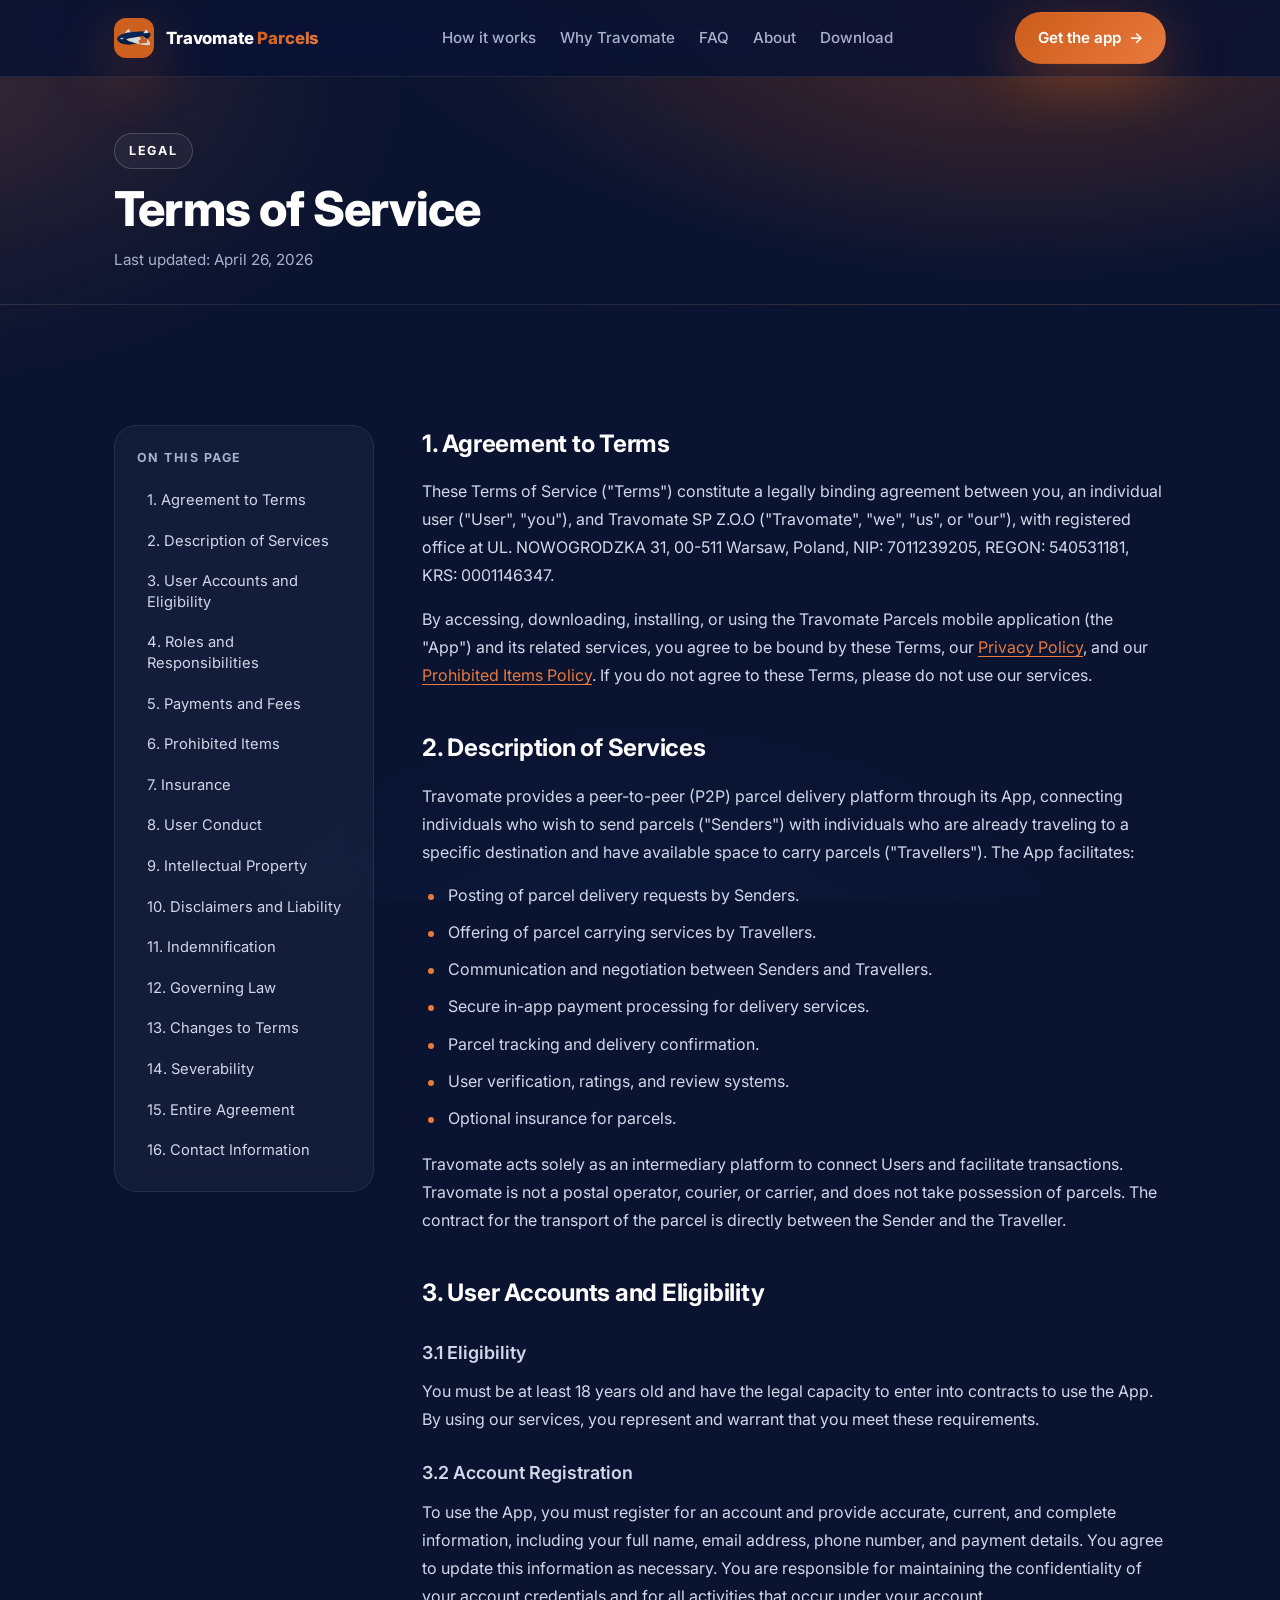
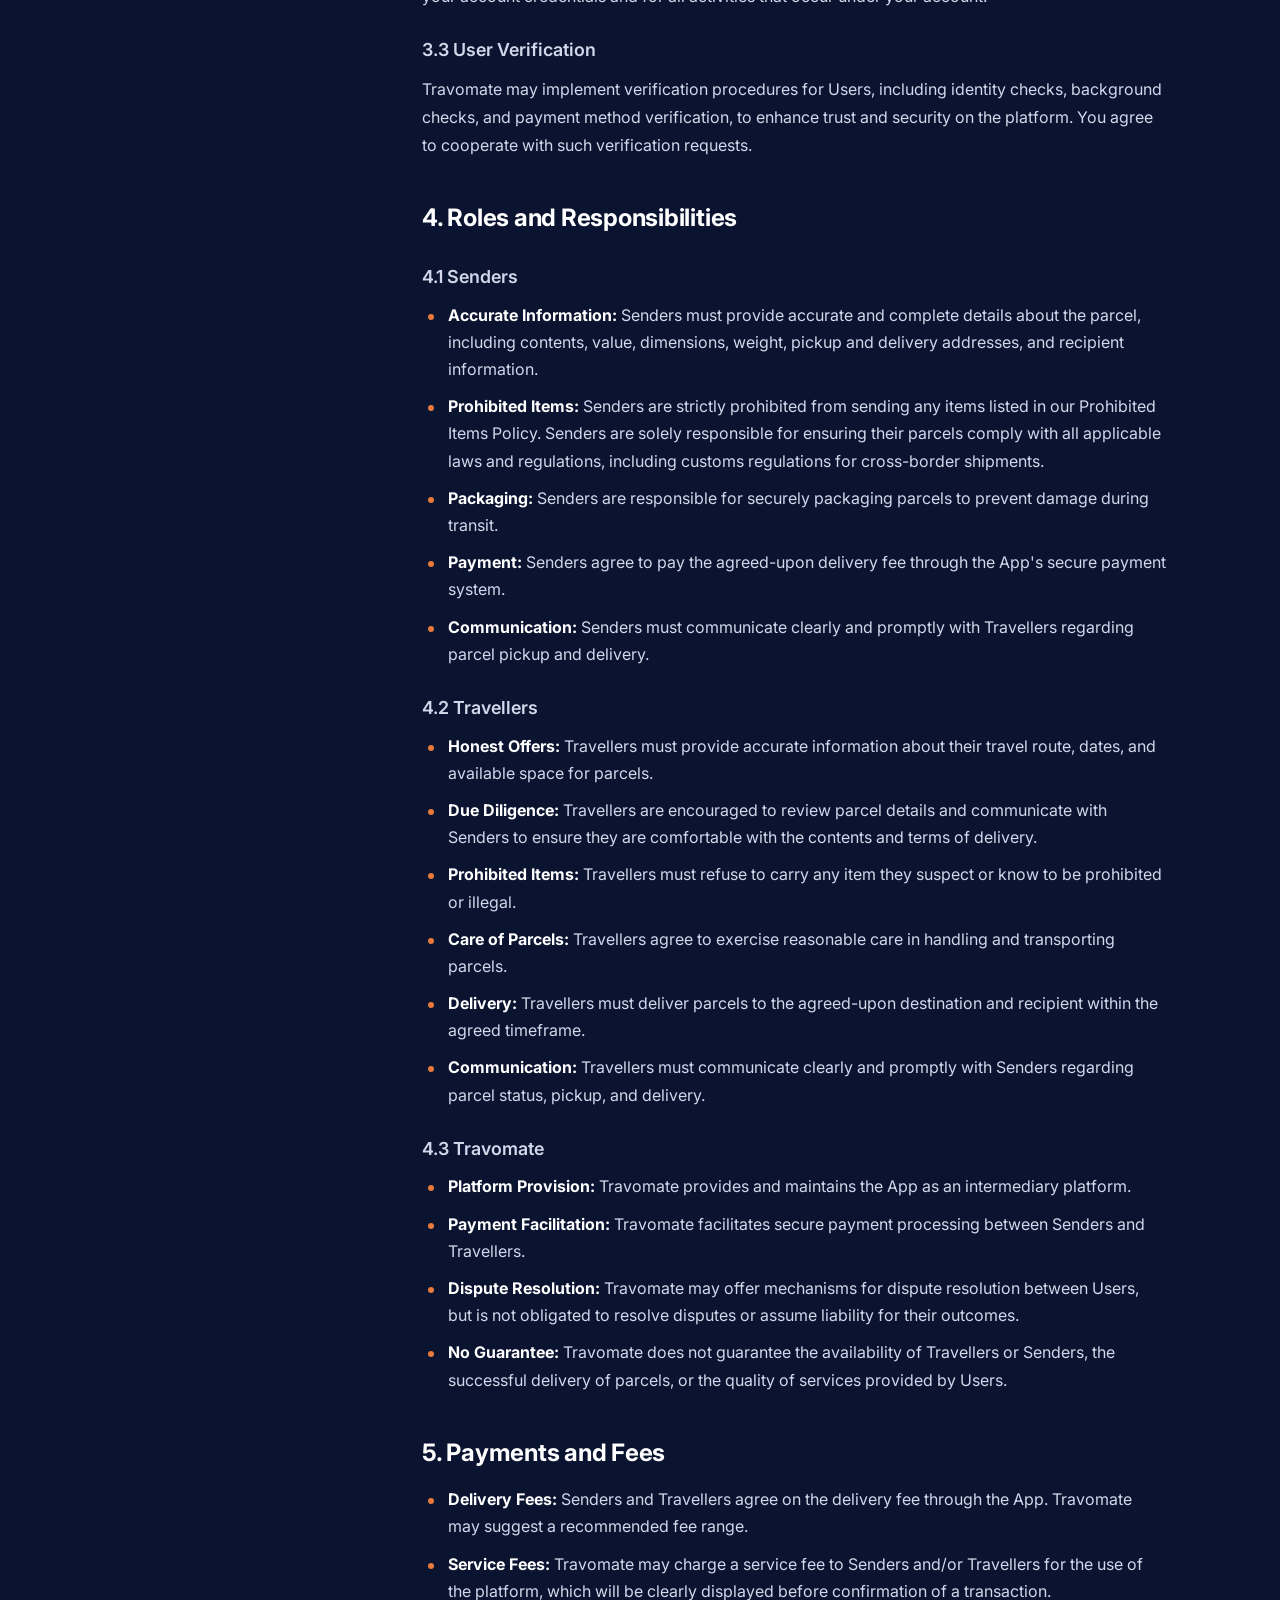
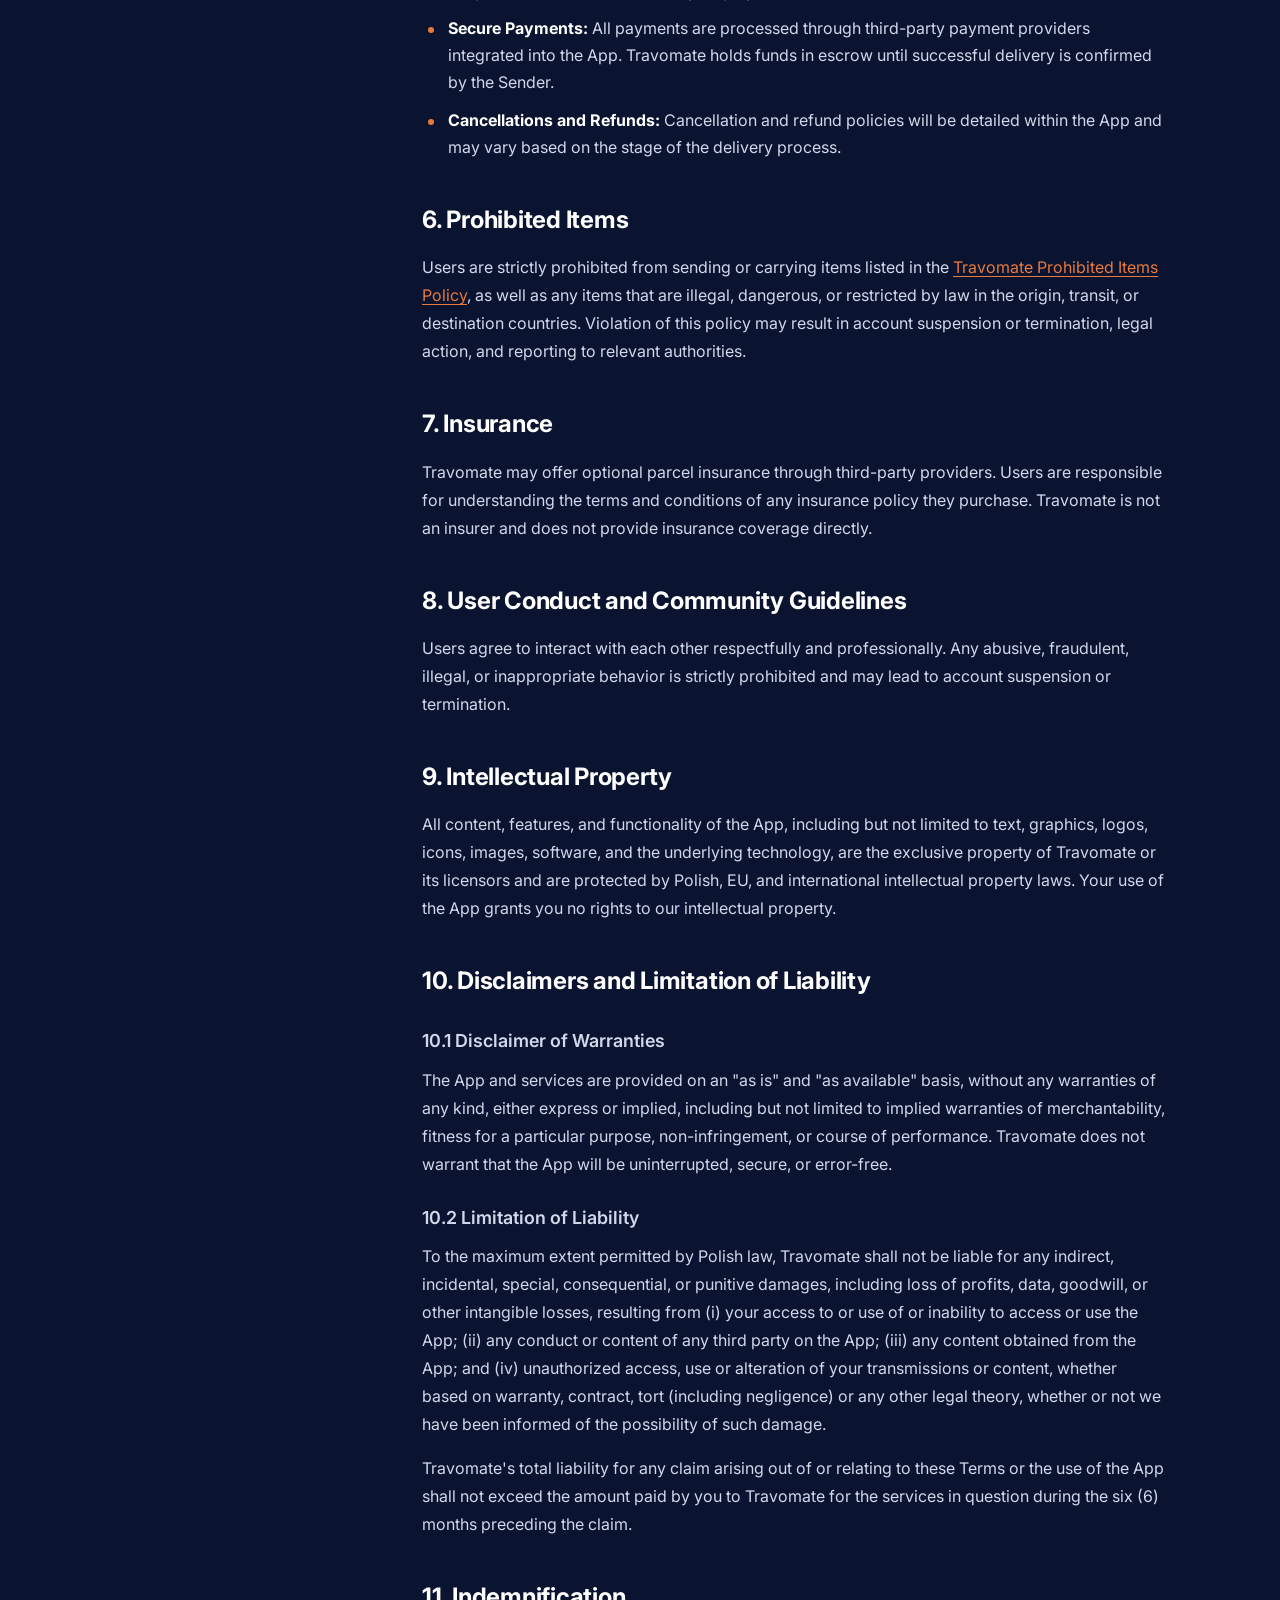
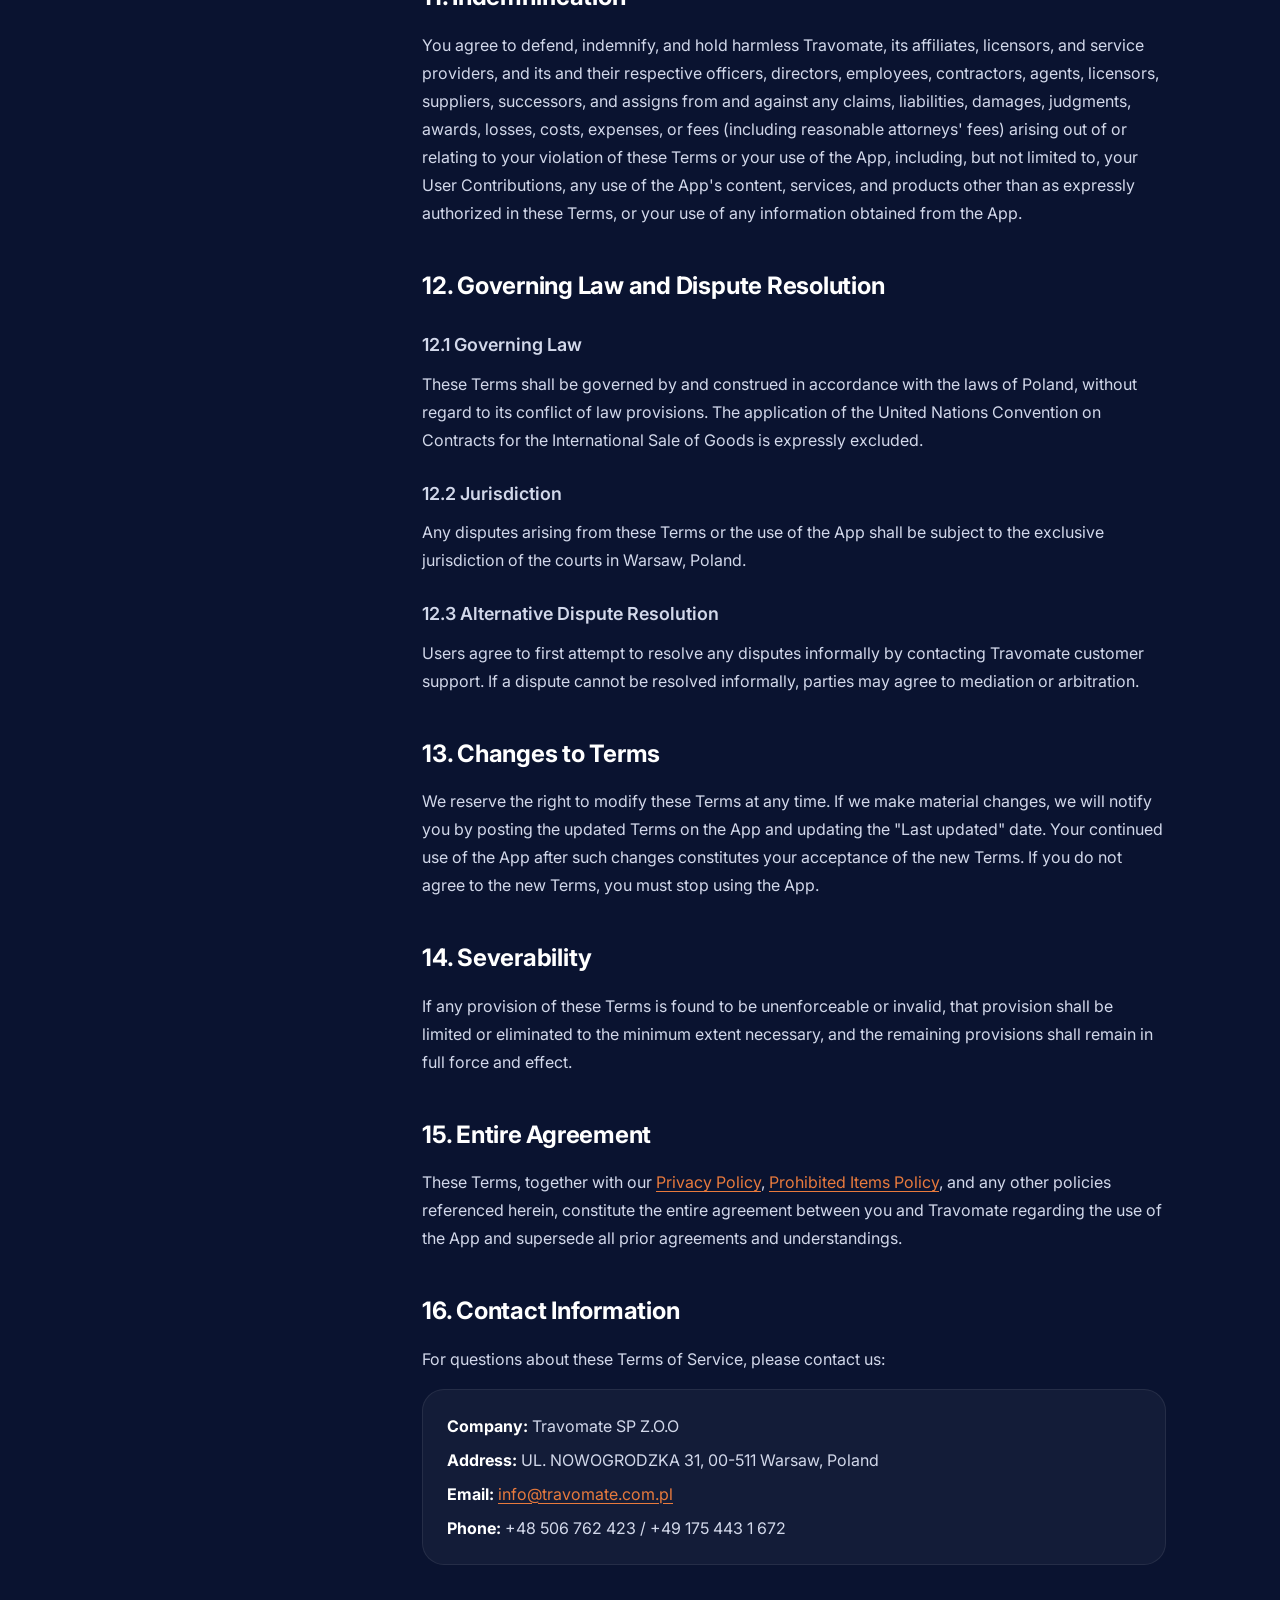
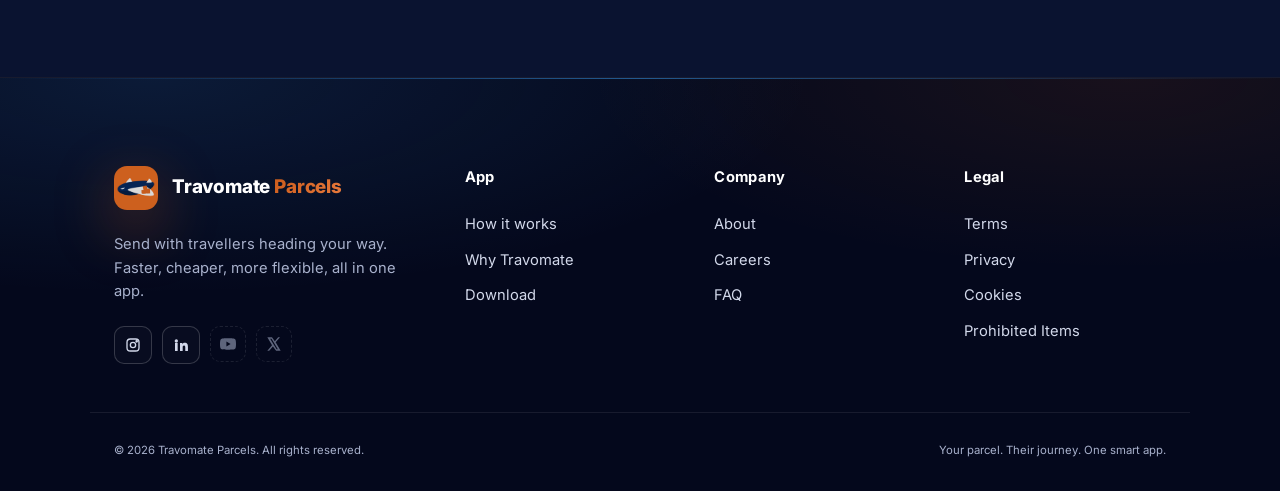
<file: terms.html>
<!DOCTYPE html>
<html lang="en">
<head>
  <meta charset="UTF-8" />
  <meta name="viewport" content="width=device-width, initial-scale=1.0" />
  <meta name="theme-color" content="#0a1330" />
  <link rel="icon" type="image/png" href="assets/icon%201.png" />
  <meta name="description" content="Travomate Parcels Terms of Service: the rules and agreements for using the Travomate Parcels app." />
  <meta name="author" content="Travomate SP Z.O.O" />
  <meta name="robots" content="index, follow, max-image-preview:large" />
  <meta name="geo.region" content="PL-MZ" />
  <meta name="geo.placename" content="Warsaw" />
  <link rel="canonical" href="https://travomate.com.pl/terms.html" />
  <meta property="og:type" content="article" />
  <meta property="og:site_name" content="Travomate Parcels" />
  <meta property="og:title" content="Terms of Service: Travomate Parcels" />
  <meta property="og:description" content="The rules and agreements for using the Travomate Parcels app." />
  <meta property="og:url" content="https://travomate.com.pl/terms.html" />
  <meta property="og:image" content="https://travomate.com.pl/assets/icon%201.png" />
  <meta property="og:locale" content="en_GB" />
  <meta name="twitter:card" content="summary" />
  <meta name="twitter:title" content="Terms of Service: Travomate Parcels" />
  <meta name="twitter:description" content="The rules and agreements for using the Travomate Parcels app." />
  <title>Terms of Service: Travomate Parcels</title>
  <link rel="preconnect" href="https://fonts.googleapis.com" />
  <link rel="preconnect" href="https://fonts.gstatic.com" crossorigin />
  <link href="https://fonts.googleapis.com/css2?family=Inter:wght@400;500;600;700;800&display=swap" rel="stylesheet" />
  <link rel="stylesheet" href="styles.css" />
</head>
<body>
  <header class="site-header">
    <div class="container nav">
      <a href="index.html" class="logo" aria-label="Travomate Parcels home">
        <span class="logo-mark" aria-hidden="true">
          <img src="assets/icon%201.png" alt="" width="40" height="40" />
        </span>
        <span class="logo-text">Travomate <span>Parcels</span></span>
      </a>
      <nav class="nav-links" aria-label="Primary">
        <a href="index.html#how">How it works</a>
        <a href="index.html#why">Why Travomate</a>
        <a href="faq.html">FAQ</a>
        <a href="about.html">About</a>
        <a href="index.html#download">Download</a>
      </nav>
      <div class="nav-cta">
        <a href="index.html#download" class="btn btn-primary">Get the app <span class="arrow">→</span></a>
      </div>
      <button class="nav-toggle" aria-label="Open menu" aria-expanded="false">
        <span></span><span></span><span></span>
      </button>
    </div>
  </header>

  <main>
    <section class="legal-hero">
      <div class="container">
        <span class="eyebrow">Legal</span>
        <h1>Terms of <span class="grad">Service</span></h1>
        <p class="updated">Last updated: April 26, 2026</p>
      </div>
    </section>

    <section class="legal">
      <div class="container">
        <div class="legal-layout">
          <aside class="legal-toc" aria-label="Table of contents">
            <h2>On this page</h2>
            <ol>
              <li><a href="#agreement">1. Agreement to Terms</a></li>
              <li><a href="#services">2. Description of Services</a></li>
              <li><a href="#accounts">3. User Accounts and Eligibility</a></li>
              <li><a href="#roles">4. Roles and Responsibilities</a></li>
              <li><a href="#payments">5. Payments and Fees</a></li>
              <li><a href="#prohibited">6. Prohibited Items</a></li>
              <li><a href="#insurance">7. Insurance</a></li>
              <li><a href="#conduct">8. User Conduct</a></li>
              <li><a href="#ip">9. Intellectual Property</a></li>
              <li><a href="#liability">10. Disclaimers and Liability</a></li>
              <li><a href="#indemnification">11. Indemnification</a></li>
              <li><a href="#law">12. Governing Law</a></li>
              <li><a href="#changes">13. Changes to Terms</a></li>
              <li><a href="#severability">14. Severability</a></li>
              <li><a href="#entire">15. Entire Agreement</a></li>
              <li><a href="#contact">16. Contact Information</a></li>
            </ol>
          </aside>

          <article class="legal-content">
            <h2 id="agreement">1. Agreement to Terms</h2>
            <p>These Terms of Service ("Terms") constitute a legally binding agreement between you, an individual user ("User", "you"), and Travomate SP Z.O.O ("Travomate", "we", "us", or "our"), with registered office at UL. NOWOGRODZKA 31, 00-511 Warsaw, Poland, NIP: 7011239205, REGON: 540531181, KRS: 0001146347.</p>
            <p>By accessing, downloading, installing, or using the Travomate Parcels mobile application (the "App") and its related services, you agree to be bound by these Terms, our <a href="privacy.html">Privacy Policy</a>, and our <a href="prohibited-items.html">Prohibited Items Policy</a>. If you do not agree to these Terms, please do not use our services.</p>

            <h2 id="services">2. Description of Services</h2>
            <p>Travomate provides a peer-to-peer (P2P) parcel delivery platform through its App, connecting individuals who wish to send parcels ("Senders") with individuals who are already traveling to a specific destination and have available space to carry parcels ("Travellers"). The App facilitates:</p>
            <ul>
              <li>Posting of parcel delivery requests by Senders.</li>
              <li>Offering of parcel carrying services by Travellers.</li>
              <li>Communication and negotiation between Senders and Travellers.</li>
              <li>Secure in-app payment processing for delivery services.</li>
              <li>Parcel tracking and delivery confirmation.</li>
              <li>User verification, ratings, and review systems.</li>
              <li>Optional insurance for parcels.</li>
            </ul>
            <p>Travomate acts solely as an intermediary platform to connect Users and facilitate transactions. Travomate is not a postal operator, courier, or carrier, and does not take possession of parcels. The contract for the transport of the parcel is directly between the Sender and the Traveller.</p>

            <h2 id="accounts">3. User Accounts and Eligibility</h2>
            <h3>3.1 Eligibility</h3>
            <p>You must be at least 18 years old and have the legal capacity to enter into contracts to use the App. By using our services, you represent and warrant that you meet these requirements.</p>
            <h3>3.2 Account Registration</h3>
            <p>To use the App, you must register for an account and provide accurate, current, and complete information, including your full name, email address, phone number, and payment details. You agree to update this information as necessary. You are responsible for maintaining the confidentiality of your account credentials and for all activities that occur under your account.</p>
            <h3>3.3 User Verification</h3>
            <p>Travomate may implement verification procedures for Users, including identity checks, background checks, and payment method verification, to enhance trust and security on the platform. You agree to cooperate with such verification requests.</p>

            <h2 id="roles">4. Roles and Responsibilities</h2>
            <h3>4.1 Senders</h3>
            <ul>
              <li><strong>Accurate Information:</strong> Senders must provide accurate and complete details about the parcel, including contents, value, dimensions, weight, pickup and delivery addresses, and recipient information.</li>
              <li><strong>Prohibited Items:</strong> Senders are strictly prohibited from sending any items listed in our Prohibited Items Policy. Senders are solely responsible for ensuring their parcels comply with all applicable laws and regulations, including customs regulations for cross-border shipments.</li>
              <li><strong>Packaging:</strong> Senders are responsible for securely packaging parcels to prevent damage during transit.</li>
              <li><strong>Payment:</strong> Senders agree to pay the agreed-upon delivery fee through the App's secure payment system.</li>
              <li><strong>Communication:</strong> Senders must communicate clearly and promptly with Travellers regarding parcel pickup and delivery.</li>
            </ul>
            <h3>4.2 Travellers</h3>
            <ul>
              <li><strong>Honest Offers:</strong> Travellers must provide accurate information about their travel route, dates, and available space for parcels.</li>
              <li><strong>Due Diligence:</strong> Travellers are encouraged to review parcel details and communicate with Senders to ensure they are comfortable with the contents and terms of delivery.</li>
              <li><strong>Prohibited Items:</strong> Travellers must refuse to carry any item they suspect or know to be prohibited or illegal.</li>
              <li><strong>Care of Parcels:</strong> Travellers agree to exercise reasonable care in handling and transporting parcels.</li>
              <li><strong>Delivery:</strong> Travellers must deliver parcels to the agreed-upon destination and recipient within the agreed timeframe.</li>
              <li><strong>Communication:</strong> Travellers must communicate clearly and promptly with Senders regarding parcel status, pickup, and delivery.</li>
            </ul>
            <h3>4.3 Travomate</h3>
            <ul>
              <li><strong>Platform Provision:</strong> Travomate provides and maintains the App as an intermediary platform.</li>
              <li><strong>Payment Facilitation:</strong> Travomate facilitates secure payment processing between Senders and Travellers.</li>
              <li><strong>Dispute Resolution:</strong> Travomate may offer mechanisms for dispute resolution between Users, but is not obligated to resolve disputes or assume liability for their outcomes.</li>
              <li><strong>No Guarantee:</strong> Travomate does not guarantee the availability of Travellers or Senders, the successful delivery of parcels, or the quality of services provided by Users.</li>
            </ul>

            <h2 id="payments">5. Payments and Fees</h2>
            <ul>
              <li><strong>Delivery Fees:</strong> Senders and Travellers agree on the delivery fee through the App. Travomate may suggest a recommended fee range.</li>
              <li><strong>Service Fees:</strong> Travomate may charge a service fee to Senders and/or Travellers for the use of the platform, which will be clearly displayed before confirmation of a transaction.</li>
              <li><strong>Secure Payments:</strong> All payments are processed through third-party payment providers integrated into the App. Travomate holds funds in escrow until successful delivery is confirmed by the Sender.</li>
              <li><strong>Cancellations and Refunds:</strong> Cancellation and refund policies will be detailed within the App and may vary based on the stage of the delivery process.</li>
            </ul>

            <h2 id="prohibited">6. Prohibited Items</h2>
            <p>Users are strictly prohibited from sending or carrying items listed in the <a href="prohibited-items.html">Travomate Prohibited Items Policy</a>, as well as any items that are illegal, dangerous, or restricted by law in the origin, transit, or destination countries. Violation of this policy may result in account suspension or termination, legal action, and reporting to relevant authorities.</p>

            <h2 id="insurance">7. Insurance</h2>
            <p>Travomate may offer optional parcel insurance through third-party providers. Users are responsible for understanding the terms and conditions of any insurance policy they purchase. Travomate is not an insurer and does not provide insurance coverage directly.</p>

            <h2 id="conduct">8. User Conduct and Community Guidelines</h2>
            <p>Users agree to interact with each other respectfully and professionally. Any abusive, fraudulent, illegal, or inappropriate behavior is strictly prohibited and may lead to account suspension or termination.</p>

            <h2 id="ip">9. Intellectual Property</h2>
            <p>All content, features, and functionality of the App, including but not limited to text, graphics, logos, icons, images, software, and the underlying technology, are the exclusive property of Travomate or its licensors and are protected by Polish, EU, and international intellectual property laws. Your use of the App grants you no rights to our intellectual property.</p>

            <h2 id="liability">10. Disclaimers and Limitation of Liability</h2>
            <h3>10.1 Disclaimer of Warranties</h3>
            <p>The App and services are provided on an "as is" and "as available" basis, without any warranties of any kind, either express or implied, including but not limited to implied warranties of merchantability, fitness for a particular purpose, non-infringement, or course of performance. Travomate does not warrant that the App will be uninterrupted, secure, or error-free.</p>
            <h3>10.2 Limitation of Liability</h3>
            <p>To the maximum extent permitted by Polish law, Travomate shall not be liable for any indirect, incidental, special, consequential, or punitive damages, including loss of profits, data, goodwill, or other intangible losses, resulting from (i) your access to or use of or inability to access or use the App; (ii) any conduct or content of any third party on the App; (iii) any content obtained from the App; and (iv) unauthorized access, use or alteration of your transmissions or content, whether based on warranty, contract, tort (including negligence) or any other legal theory, whether or not we have been informed of the possibility of such damage.</p>
            <p>Travomate's total liability for any claim arising out of or relating to these Terms or the use of the App shall not exceed the amount paid by you to Travomate for the services in question during the six (6) months preceding the claim.</p>

            <h2 id="indemnification">11. Indemnification</h2>
            <p>You agree to defend, indemnify, and hold harmless Travomate, its affiliates, licensors, and service providers, and its and their respective officers, directors, employees, contractors, agents, licensors, suppliers, successors, and assigns from and against any claims, liabilities, damages, judgments, awards, losses, costs, expenses, or fees (including reasonable attorneys' fees) arising out of or relating to your violation of these Terms or your use of the App, including, but not limited to, your User Contributions, any use of the App's content, services, and products other than as expressly authorized in these Terms, or your use of any information obtained from the App.</p>

            <h2 id="law">12. Governing Law and Dispute Resolution</h2>
            <h3>12.1 Governing Law</h3>
            <p>These Terms shall be governed by and construed in accordance with the laws of Poland, without regard to its conflict of law provisions. The application of the United Nations Convention on Contracts for the International Sale of Goods is expressly excluded.</p>
            <h3>12.2 Jurisdiction</h3>
            <p>Any disputes arising from these Terms or the use of the App shall be subject to the exclusive jurisdiction of the courts in Warsaw, Poland.</p>
            <h3>12.3 Alternative Dispute Resolution</h3>
            <p>Users agree to first attempt to resolve any disputes informally by contacting Travomate customer support. If a dispute cannot be resolved informally, parties may agree to mediation or arbitration.</p>

            <h2 id="changes">13. Changes to Terms</h2>
            <p>We reserve the right to modify these Terms at any time. If we make material changes, we will notify you by posting the updated Terms on the App and updating the "Last updated" date. Your continued use of the App after such changes constitutes your acceptance of the new Terms. If you do not agree to the new Terms, you must stop using the App.</p>

            <h2 id="severability">14. Severability</h2>
            <p>If any provision of these Terms is found to be unenforceable or invalid, that provision shall be limited or eliminated to the minimum extent necessary, and the remaining provisions shall remain in full force and effect.</p>

            <h2 id="entire">15. Entire Agreement</h2>
            <p>These Terms, together with our <a href="privacy.html">Privacy Policy</a>, <a href="prohibited-items.html">Prohibited Items Policy</a>, and any other policies referenced herein, constitute the entire agreement between you and Travomate regarding the use of the App and supersede all prior agreements and understandings.</p>

            <h2 id="contact">16. Contact Information</h2>
            <p>For questions about these Terms of Service, please contact us:</p>
            <div class="contact-block">
              <p><strong>Company:</strong> Travomate SP Z.O.O</p>
              <p><strong>Address:</strong> UL. NOWOGRODZKA 31, 00-511 Warsaw, Poland</p>
              <p><strong>Email:</strong> <a href="mailto:info@travomate.com.pl">info@travomate.com.pl</a></p>
              <p><strong>Phone:</strong> +48 506 762 423 / +49 175 443 1 672</p>
            </div>
          </article>
        </div>
      </div>
    </section>
  </main>

  <footer class="site-footer">
    <div class="container footer-grid">
      <div>
        <a href="index.html" class="logo logo-light">
          <span class="logo-mark" aria-hidden="true">
            <img src="assets/icon%201.png" alt="" width="40" height="40" />
          </span>
          <span class="logo-text">Travomate <span>Parcels</span></span>
        </a>
        <p class="footer-tag">Send with travellers heading your way. Faster, cheaper, more flexible, all in one app.</p>
        <div class="socials">
          <a href="https://www.instagram.com/travomate_parcels?utm_source=ig_web_button_share_sheet&igsh=ZDNlZDc0MzIxNw==" target="_blank" rel="noopener noreferrer" aria-label="Travomate Parcels on Instagram">
            <svg width="16" height="16" viewBox="0 0 24 24" fill="none" stroke="currentColor" stroke-width="2"><rect x="3" y="3" width="18" height="18" rx="5"/><circle cx="12" cy="12" r="4"/><circle cx="17.5" cy="6.5" r="1" fill="currentColor"/></svg>
          </a>
          <a href="https://www.linkedin.com/company/travomate-sp-z-o-o/?viewAsMember=true" target="_blank" rel="noopener noreferrer" aria-label="Travomate SP Z.O.O on LinkedIn">
            <svg width="16" height="16" viewBox="0 0 24 24" fill="currentColor"><path d="M4.98 3.5a2.5 2.5 0 1 1-.001 5.001A2.5 2.5 0 0 1 4.98 3.5zM3 9h4v12H3V9zm7 0h3.8v1.7h.05c.53-1 1.83-2.05 3.77-2.05 4.04 0 4.78 2.66 4.78 6.13V21h-4v-5.4c0-1.29-.02-2.95-1.8-2.95-1.8 0-2.08 1.4-2.08 2.85V21h-4V9z"/></svg>
          </a>
          <span class="social-soon" aria-label="YouTube: coming soon" title="YouTube: coming soon">
            <svg width="16" height="16" viewBox="0 0 24 24" fill="currentColor"><path d="M23.5 6.2a3 3 0 0 0-2.1-2.1C19.5 3.5 12 3.5 12 3.5s-7.5 0-9.4.6A3 3 0 0 0 .5 6.2C0 8.1 0 12 0 12s0 3.9.5 5.8a3 3 0 0 0 2.1 2.1c1.9.6 9.4.6 9.4.6s7.5 0 9.4-.6a3 3 0 0 0 2.1-2.1c.5-1.9.5-5.8.5-5.8s0-3.9-.5-5.8zM9.6 15.6V8.4l6.3 3.6-6.3 3.6z"/></svg>
          </span>
          <span class="social-soon" aria-label="X (Twitter): coming soon" title="X: coming soon">
            <svg width="16" height="16" viewBox="0 0 24 24" fill="currentColor"><path d="M18.244 2H21l-6.52 7.45L22 22h-6.83l-4.78-6.25L4.8 22H2l7.04-8.04L2 2h6.94l4.32 5.71L18.244 2zm-2.39 18h1.94L8.27 4H6.2l9.654 16z"/></svg>
          </span>
        </div>
      </div>
      <div>
        <h4>App</h4>
        <a href="index.html#how">How it works</a>
        <a href="index.html#why">Why Travomate</a>
        <a href="index.html#download">Download</a>
      </div>
      <div>
        <h4>Company</h4>
        <a href="about.html">About</a>
        <a href="careers.html">Careers</a>
        <a href="faq.html">FAQ</a>
      </div>
      <div>
        <h4>Legal</h4>
        <a href="terms.html">Terms</a>
        <a href="privacy.html">Privacy</a>
        <a href="cookies.html">Cookies</a>
        <a href="prohibited-items.html">Prohibited Items</a>
      </div>
    </div>
    <div class="container footer-bottom">
      <small>© <span id="year"></span> Travomate Parcels. All rights reserved.</small>
      <small>Your parcel. Their journey. One smart app.</small>
    </div>
  </footer>

  <script src="script.js" defer></script>
</body>
</html>
</file>
<file: styles.css>
:root {
  --bg: #0a1330;
  --bg-soft: #0f1a40;
  --bg-elev: #142150;
  --surface: rgba(255, 255, 255, 0.04);
  --surface-strong: rgba(255, 255, 255, 0.08);
  --text: #ffffff;
  --muted: #a8b1cc;
  --muted-strong: #d2d8ea;
  --border: rgba(255, 255, 255, 0.08);
  --border-strong: rgba(255, 255, 255, 0.18);
  --primary: #CC5C1B;
  --primary-2: #E87A3D;
  --primary-soft: rgba(204, 92, 27, 0.18);
  --navy: #0F1F47;
  --navy-deep: #07112e;
  --accent: #CC5C1B;
  --green: #ffffff; /* legacy var kept for compat; renders as white accent */
  --grad-primary: linear-gradient(135deg, #CC5C1B 0%, #E87A3D 100%);
  --grad-warm: linear-gradient(135deg, #CC5C1B 0%, #E87A3D 100%);
  --grad-soft: linear-gradient(135deg, rgba(204,92,27,0.22), rgba(232,122,61,0.18));
  --shadow-sm: 0 6px 18px rgba(0, 0, 0, 0.3);
  --shadow-md: 0 24px 60px rgba(0, 0, 0, 0.5);
  --glow-primary: 0 18px 60px rgba(204, 92, 27, 0.45);
  --radius: 14px;
  --radius-lg: 22px;
  --radius-xl: 28px;
  --container: 1200px;
}

* { box-sizing: border-box; }

html { scroll-behavior: smooth; }

body {
  margin: 0;
  font-family: 'Inter', system-ui, -apple-system, "Segoe UI", Roboto, sans-serif;
  color: var(--text);
  background: var(--bg);
  background-image:
    radial-gradient(1200px 600px at 80% -10%, rgba(204, 92, 27, 0.22), transparent 60%),
    radial-gradient(900px 500px at -10% 10%, rgba(232, 122, 61, 0.14), transparent 60%),
    radial-gradient(800px 480px at 50% 110%, rgba(15, 31, 71, 0.55), transparent 60%);
  background-attachment: fixed;
  line-height: 1.6;
  -webkit-font-smoothing: antialiased;
  overflow-x: hidden;
}

.container {
  width: 100%;
  max-width: var(--container);
  margin: 0 auto;
  padding: 0 24px;
}

a { color: inherit; text-decoration: none; }
img { max-width: 100%; display: block; }
svg { max-width: 100%; }

.sr-only {
  position: absolute; width: 1px; height: 1px; padding: 0; margin: -1px;
  overflow: hidden; clip: rect(0,0,0,0); white-space: nowrap; border: 0;
}

/* Buttons */
.btn {
  display: inline-flex;
  align-items: center;
  justify-content: center;
  gap: 8px;
  padding: 13px 22px;
  border-radius: 999px;
  font-weight: 600;
  font-size: 0.95rem;
  border: 1px solid transparent;
  cursor: pointer;
  transition: transform 0.2s ease, box-shadow 0.25s ease, background 0.25s ease, color 0.25s ease, border-color 0.25s ease;
  white-space: nowrap;
  font-family: inherit;
}
.btn-lg { padding: 16px 28px; font-size: 1rem; }
.btn-primary {
  background: var(--grad-primary);
  color: #fff;
  box-shadow: var(--glow-primary);
}
.btn-primary:hover { transform: translateY(-2px); box-shadow: 0 24px 70px rgba(204, 92, 27, 0.55); }
.btn-ghost { background: var(--surface); color: var(--text); border-color: var(--border-strong); backdrop-filter: blur(10px); }
.btn-ghost:hover { background: var(--surface-strong); border-color: rgba(255,255,255,0.28); }
.btn-outline { background: transparent; color: var(--text); border-color: var(--border-strong); }
.btn-outline:hover { background: var(--surface); border-color: rgba(255,255,255,0.32); }
.btn .arrow { transition: transform 0.2s ease; }
.btn:hover .arrow { transform: translateX(3px); }

/* Header */
.site-header {
  position: sticky;
  top: 0;
  z-index: 50;
  background: rgba(10, 19, 48, 0.78);
  backdrop-filter: saturate(180%) blur(18px);
  -webkit-backdrop-filter: saturate(180%) blur(18px);
  border-bottom: 1px solid var(--border);
}
.nav {
  display: flex;
  align-items: center;
  justify-content: space-between;
  height: 76px;
  gap: 24px;
}
.logo {
  display: inline-flex;
  align-items: center;
  gap: 12px;
  color: var(--text);
  font-weight: 800;
  letter-spacing: -0.01em;
  line-height: 1;
}
.logo-text {
  color: var(--text);
  font-size: 1.05rem;
  line-height: 1;
}
.logo-text span {
  background: var(--grad-primary);
  -webkit-background-clip: text;
  background-clip: text;
  color: transparent;
}
.logo-mark {
  width: 40px; height: 40px;
  display: inline-grid; place-items: center;
  border-radius: 12px;
  overflow: hidden;
  box-shadow: var(--glow-primary);
}
.logo-mark img,
.logo-mark svg.logo-img { width: 100%; height: 100%; display: block; }
.nav-links { display: flex; gap: 32px; }
.nav-links a { color: var(--muted); font-weight: 500; font-size: 0.95rem; transition: color 0.2s ease; }
.nav-links a:hover { color: var(--text); }
.nav-cta { display: flex; gap: 10px; align-items: center; }

.nav-toggle {
  display: none;
  flex-direction: column;
  justify-content: space-between;
  width: 28px; height: 22px;
  border: 0; background: transparent; cursor: pointer; padding: 0;
}
.nav-toggle span { display: block; height: 2px; background: var(--text); border-radius: 2px; }

/* Hero */
.hero {
  position: relative;
  padding: 96px 0 80px;
  overflow: hidden;
}
.hero-grid {
  display: grid;
  grid-template-columns: 1.1fr 0.9fr;
  gap: 64px;
  align-items: center;
}
.eyebrow {
  display: inline-flex;
  align-items: center;
  gap: 8px;
  font-size: 0.78rem;
  font-weight: 700;
  letter-spacing: 0.14em;
  text-transform: uppercase;
  color: var(--text);
  background: var(--surface);
  border: 1px solid var(--border-strong);
  padding: 7px 14px;
  border-radius: 999px;
  margin-bottom: 22px;
}
.eyebrow .pulse {
  width: 7px; height: 7px; border-radius: 50%;
  background: var(--primary);
  box-shadow: 0 0 0 4px rgba(204, 92, 27, 0.22);
  animation: pulse 2.2s ease-in-out infinite;
}
@keyframes pulse {
  0%, 100% { box-shadow: 0 0 0 4px rgba(204, 92, 27, 0.22); }
  50% { box-shadow: 0 0 0 8px rgba(204, 92, 27, 0.06); }
}

.hero h1 {
  font-size: clamp(2.4rem, 5vw, 3.8rem);
  line-height: 1.04;
  letter-spacing: -0.03em;
  margin: 0 0 22px;
  font-weight: 800;
}
.hero h1 .grad {
  background: var(--grad-primary);
  -webkit-background-clip: text;
  background-clip: text;
  color: transparent;
}
.lead { color: var(--muted-strong); font-size: 1.12rem; max-width: 560px; margin: 0 0 32px; }

.hero-actions {
  display: flex;
  gap: 12px;
  flex-wrap: wrap;
  margin-bottom: 28px;
}

.hero-bullets {
  list-style: none;
  margin: 0 0 32px;
  padding: 0;
  display: grid;
  gap: 10px;
}
.hero-bullets li {
  display: flex;
  align-items: center;
  gap: 10px;
  color: var(--muted-strong);
  font-size: 0.97rem;
}
.hero-bullets .tick {
  width: 22px; height: 22px;
  display: inline-grid; place-items: center;
  border-radius: 50%;
  background: rgba(204, 92, 27, 0.18);
  border: 1px solid rgba(204, 92, 27, 0.5);
  color: var(--primary-2);
  font-size: 0.78rem;
  font-weight: 700;
  flex-shrink: 0;
}

.trust {
  display: flex;
  gap: 40px;
  margin-top: 8px;
  flex-wrap: wrap;
}
.trust div { display: flex; flex-direction: column; gap: 2px; }
.trust strong {
  font-size: 1.4rem; font-weight: 800;
  background: linear-gradient(135deg, #fff, #c5cce0);
  -webkit-background-clip: text;
  background-clip: text;
  color: transparent;
}
.trust span { font-size: 0.85rem; color: var(--muted); }

/* Hero art */
.hero-art { position: relative; min-height: 500px; }
.card {
  position: absolute;
  background: rgba(20, 33, 80, 0.72);
  border: 1px solid var(--border-strong);
  border-radius: var(--radius-xl);
  box-shadow: var(--shadow-md);
  padding: 24px;
  width: 340px;
  backdrop-filter: blur(20px);
  -webkit-backdrop-filter: blur(20px);
}
.card-float { animation: float 7s ease-in-out infinite; }
.card-2 { animation-delay: -3.5s; bottom: 30px; left: -20px; width: 280px; }
.card:not(.card-2) { top: 50px; right: 0; }
@keyframes float { 0%, 100% { transform: translateY(0);} 50% { transform: translateY(-12px);} }

.card-row { display: flex; align-items: center; gap: 10px; margin-bottom: 18px; font-size: 0.9rem; color: var(--muted-strong); }
.dot { width: 8px; height: 8px; border-radius: 50%; }
.dot-green { background: var(--primary); box-shadow: 0 0 0 4px rgba(204,92,27,0.28); }
.badge {
  margin-left: auto;
  background: var(--surface-strong);
  border: 1px solid var(--border);
  padding: 4px 10px;
  border-radius: 999px;
  font-size: 0.74rem;
  color: var(--text);
  font-weight: 600;
}

.route { display: grid; gap: 12px; }
.route-point { display: grid; grid-template-columns: 16px 1fr; column-gap: 12px; }
.route-point span { width: 12px; height: 12px; border-radius: 50%; background: var(--grad-primary); margin-top: 6px; box-shadow: 0 0 0 4px rgba(204,92,27,0.22); }
.route-point p { margin: 0; font-weight: 600; }
.route-point small { color: var(--muted); }
.route-line { width: 2px; height: 26px; background: linear-gradient(var(--primary), var(--primary-2)); margin-left: 5px; opacity: 0.6; }

.card-title { margin: 0 0 12px; font-weight: 600; }
.bar { width: 100%; height: 8px; background: rgba(255,255,255,0.08); border-radius: 999px; overflow: hidden; margin-bottom: 8px; }
.bar-fill { height: 100%; background: var(--grad-primary); border-radius: 999px; }
.card small { color: var(--muted); }

.blob { position: absolute; border-radius: 50%; filter: blur(70px); opacity: 0.5; z-index: -1; pointer-events: none; }
.blob-1 { width: 320px; height: 320px; background: var(--primary); top: -80px; right: -60px; }
.blob-2 { width: 260px; height: 260px; background: var(--navy); bottom: -60px; left: -80px; opacity: 0.7; }
.blob-3 { width: 280px; height: 280px; background: var(--primary-2); top: 40%; left: 30%; opacity: 0.35; }

/* Marquee */
.marquee {
  border-top: 1px solid var(--border);
  border-bottom: 1px solid var(--border);
  padding: 26px 0;
  overflow: hidden;
  background: rgba(255,255,255,0.02);
}
.marquee-track {
  display: flex;
  gap: 64px;
  align-items: center;
  width: max-content;
  animation: marquee 30s linear infinite;
  color: var(--muted);
  font-weight: 600;
  letter-spacing: 0.04em;
}
.marquee-track span { font-size: 0.95rem; display: inline-flex; align-items: center; gap: 12px; }
.marquee-track span::before { content: "✦"; color: var(--primary); }
@keyframes marquee {
  from { transform: translateX(0); }
  to   { transform: translateX(-50%); }
}

/* Sections */
section { padding: 100px 0; position: relative; }
.section-head { max-width: 740px; margin: 0 auto 56px; text-align: center; }
.section-head h2 {
  font-size: clamp(1.9rem, 3.2vw, 2.6rem);
  line-height: 1.15;
  letter-spacing: -0.025em;
  margin: 16px 0 14px;
  font-weight: 800;
}
.section-head h2 .grad {
  background: var(--grad-primary);
  -webkit-background-clip: text;
  background-clip: text;
  color: transparent;
}
.section-head p { color: var(--muted-strong); margin: 0; font-size: 1.05rem; }

.grid-3 {
  display: grid;
  grid-template-columns: repeat(3, 1fr);
  gap: 22px;
}

/* Why Travomate grid */
.why-grid {
  display: grid;
  grid-template-columns: repeat(3, 1fr);
  gap: 22px;
}
.feature {
  position: relative;
  background: var(--surface);
  border: 1px solid var(--border);
  border-radius: var(--radius-xl);
  padding: 30px;
  overflow: hidden;
  transition: transform 0.25s ease, border-color 0.25s ease, background 0.25s ease;
}
.feature::before {
  content: "";
  position: absolute;
  inset: 0;
  background: radial-gradient(400px 200px at var(--mx, 50%) var(--my, 0%), rgba(204,92,27,0.22), transparent 60%);
  opacity: 0;
  transition: opacity 0.3s ease;
  pointer-events: none;
}
.feature:hover { transform: translateY(-4px); border-color: var(--border-strong); background: var(--surface-strong); }
.feature:hover::before { opacity: 1; }
.feature-icon {
  width: 52px; height: 52px;
  display: grid; place-items: center;
  background: var(--grad-soft);
  color: var(--primary);
  border: 1px solid var(--border-strong);
  border-radius: 14px;
  margin-bottom: 18px;
}
.feature-icon svg { width: 24px; height: 24px; }
.feature h3 { margin: 0 0 8px; font-size: 1.12rem; font-weight: 700; }
.feature p { margin: 0; color: var(--muted-strong); }

/* How it works */
.how { background: linear-gradient(180deg, transparent, rgba(255,255,255,0.02)); }
.steps {
  list-style: none;
  margin: 0;
  padding: 0;
  display: grid;
  grid-template-columns: repeat(3, 1fr);
  gap: 22px;
  counter-reset: step;
}
.steps-5 { grid-template-columns: repeat(5, 1fr); }
.steps li {
  background: var(--surface);
  border-radius: var(--radius-xl);
  padding: 30px;
  border: 1px solid var(--border);
  position: relative;
  overflow: hidden;
}
.steps li::after {
  content: "";
  position: absolute;
  inset: -1px -1px auto auto;
  width: 140px; height: 140px;
  background: var(--grad-soft);
  filter: blur(40px);
  border-radius: 50%;
  opacity: 0.7;
  pointer-events: none;
}
.step-num {
  display: inline-block;
  font-weight: 800;
  color: var(--text);
  background: var(--grad-primary);
  padding: 7px 14px;
  border-radius: 999px;
  font-size: 0.82rem;
  margin-bottom: 18px;
  box-shadow: var(--glow-primary);
  position: relative;
  z-index: 1;
}
.steps h3 { margin: 0 0 8px; font-size: 1.1rem; font-weight: 700; position: relative; z-index: 1; }
.steps p { margin: 0; color: var(--muted-strong); position: relative; z-index: 1; font-size: 0.95rem; }

/* Testimonials */
.testimonials { background: rgba(255,255,255,0.02); }
.quote {
  background: var(--surface);
  border: 1px solid var(--border);
  border-radius: var(--radius-xl);
  padding: 30px;
  margin: 0;
  transition: transform 0.25s ease, border-color 0.25s ease;
}
.quote:hover { transform: translateY(-3px); border-color: var(--border-strong); }
.quote .stars { color: var(--primary-2); letter-spacing: 2px; margin-bottom: 12px; font-size: 1rem; }
.quote blockquote { margin: 0 0 22px; font-size: 1.05rem; line-height: 1.6; color: var(--text); }
.quote figcaption { display: flex; align-items: center; gap: 12px; }
.avatar {
  width: 40px; height: 40px;
  border-radius: 50%;
  background: var(--grad-primary);
  display: grid; place-items: center;
  color: #fff; font-weight: 700;
  font-size: 0.95rem;
  flex-shrink: 0;
}
.quote figcaption .who { display: flex; flex-direction: column; }
.quote figcaption strong { font-weight: 700; }
.quote figcaption span { color: var(--muted); font-size: 0.88rem; }

/* FAQ */
.faq-list { max-width: 820px; margin: 0 auto; display: grid; gap: 12px; }
.faq-item {
  background: var(--surface);
  border: 1px solid var(--border);
  border-radius: var(--radius-lg);
  overflow: hidden;
  transition: border-color 0.2s ease, background 0.2s ease;
}
.faq-item[open] { border-color: var(--border-strong); background: var(--surface-strong); }
.faq-item summary {
  list-style: none;
  cursor: pointer;
  padding: 22px 24px;
  display: flex;
  justify-content: space-between;
  align-items: center;
  gap: 16px;
  font-weight: 600;
  color: var(--text);
}
.faq-item summary::-webkit-details-marker { display: none; }
.faq-icon {
  width: 28px; height: 28px;
  border-radius: 50%;
  border: 1px solid var(--border-strong);
  display: grid; place-items: center;
  color: var(--muted);
  flex-shrink: 0;
  transition: transform 0.25s ease, color 0.2s ease, border-color 0.2s ease;
}
.faq-item[open] .faq-icon { transform: rotate(45deg); color: var(--text); border-color: var(--text); }
.faq-item p { margin: 0; padding: 0 24px 24px; color: var(--muted-strong); }

/* CTA / Download */
.cta { padding: 80px 0 100px; }
.cta-inner {
  display: grid;
  grid-template-columns: 1fr auto;
  gap: 32px;
  align-items: center;
  background:
    radial-gradient(600px 240px at 0% 0%, rgba(204,92,27,0.55), transparent 60%),
    radial-gradient(500px 240px at 100% 100%, rgba(232,122,61,0.4), transparent 60%),
    linear-gradient(160deg, #122152, #07112e);
  padding: 56px;
  border-radius: 32px;
  border: 1px solid var(--border-strong);
  position: relative;
  overflow: hidden;
}
.cta-inner::after {
  content: "";
  position: absolute;
  inset: 0;
  background: linear-gradient(135deg, transparent, rgba(255,255,255,0.04));
  pointer-events: none;
}
.cta h2 { margin: 0 0 10px; font-size: clamp(1.7rem, 2.8vw, 2.3rem); font-weight: 800; letter-spacing: -0.02em; }
.cta p { margin: 0; color: var(--muted-strong); max-width: 520px; }
.cta-actions { display: flex; gap: 12px; position: relative; z-index: 1; flex-wrap: wrap; }
.cta-inner { align-items: center; }

/* App store badges */
.app-badge {
  display: inline-flex;
  align-items: center;
  gap: 12px;
  padding: 12px 22px;
  border-radius: 14px;
  background: #000;
  color: #fff;
  border: 1px solid rgba(255,255,255,0.18);
  transition: transform 0.2s ease, border-color 0.2s ease, background 0.25s ease;
  min-width: 180px;
}
.app-badge:hover { transform: translateY(-2px); border-color: rgba(255,255,255,0.4); background: #111; }
.app-badge svg { flex-shrink: 0; }
.app-badge-copy { display: flex; flex-direction: column; line-height: 1.1; text-align: left; }
.app-badge-copy small { font-size: 0.7rem; color: rgba(255,255,255,0.7); font-weight: 500; letter-spacing: 0.04em; }
.app-badge-copy strong { font-size: 1.05rem; font-weight: 700; letter-spacing: -0.01em; }
.app-badge-disabled {
  cursor: not-allowed;
  opacity: 0.85;
  background: #0a0a0a;
  position: relative;
}
.app-badge-disabled:hover { transform: none; background: #0a0a0a; border-color: rgba(255,255,255,0.18); }
.app-badge-disabled::after {
  content: "Soon";
  position: absolute;
  top: -8px; right: -6px;
  background: var(--grad-primary);
  color: #fff;
  font-size: 0.62rem;
  font-weight: 700;
  letter-spacing: 0.08em;
  text-transform: uppercase;
  padding: 3px 8px;
  border-radius: 999px;
  box-shadow: 0 6px 18px rgba(204, 92, 27, 0.45);
}

/* Staggered download badges layout */
.cta-actions-stagger {
  display: grid;
  grid-template-columns: 1fr;
  gap: 14px;
  position: relative;
  z-index: 1;
}
.cta-actions-stagger .app-badge {
  min-width: 220px;
  transition: transform 0.25s ease, border-color 0.2s ease, background 0.25s ease;
}
.cta-actions-stagger .app-badge:nth-child(1) { transform: translateX(0); }
.cta-actions-stagger .app-badge:nth-child(2) { transform: translateX(28px); }
.cta-actions-stagger .app-badge:nth-child(3) { transform: translateX(56px); }
.cta-actions-stagger .app-badge:nth-child(1):hover { transform: translateX(0) translateY(-3px); }
.cta-actions-stagger .app-badge:nth-child(2):hover { transform: translateX(28px) translateY(-3px); }
.cta-actions-stagger .app-badge:nth-child(3):hover { transform: translateX(56px) translateY(-3px); }
.cta-actions-stagger .app-badge-disabled:hover { transform: translateX(0); }

/* Footer */
.site-footer {
  position: relative;
  background:
    radial-gradient(1100px 360px at 12% 0%, rgba(60, 162, 250, 0.12), transparent 60%),
    radial-gradient(900px 320px at 88% 0%, rgba(255, 122, 24, 0.08), transparent 60%),
    #04081c;
  color: var(--muted-strong);
  padding: 88px 0 32px;
  border-top: 1px solid var(--border);
  overflow: hidden;
}
.site-footer::before {
  content: "";
  position: absolute;
  inset: 0 0 auto 0;
  height: 1px;
  background: linear-gradient(90deg, transparent, rgba(60, 162, 250, 0.5), transparent);
  pointer-events: none;
}
.site-footer .logo, .site-footer h4, .site-footer a { color: #fff; }
.site-footer .logo { gap: 14px; }
.site-footer .logo-text { font-size: 1.18rem; letter-spacing: -0.01em; }
.site-footer .logo-mark { width: 44px; height: 44px; border-radius: 13px; }
.site-footer .logo-mark img { width: 44px; height: 44px; }
.footer-grid {
  display: grid;
  grid-template-columns: 1.5fr repeat(3, 1fr);
  gap: 48px;
  padding-bottom: 48px;
  border-bottom: 1px solid var(--border);
}
.footer-grid > div { min-width: 0; }
.footer-grid h4 {
  margin: 0 0 18px;
  font-size: 0.92rem;
  font-weight: 700;
  letter-spacing: 0.02em;
}
.footer-grid > div > a:not(.logo) {
  display: block;
  padding: 6px 0;
  color: var(--muted-strong);
  font-size: 0.92rem;
  transition: color 0.2s ease, transform 0.2s ease;
}
.footer-grid > div > a:not(.logo):hover { color: #fff; transform: translateX(2px); }
.footer-tag {
  color: var(--muted);
  margin: 16px 0 22px;
  font-size: 0.92rem;
  line-height: 1.6;
  max-width: 320px;
}
.socials { display: flex; gap: 10px; flex-wrap: wrap; }
.socials a, .socials .social-soon {
  width: 38px; height: 38px;
  display: grid; place-items: center;
  border: 1px solid var(--border-strong);
  border-radius: 10px;
  color: var(--muted-strong);
  background: rgba(255, 255, 255, 0.02);
  transition: border-color 0.2s ease, color 0.2s ease, background 0.2s ease, transform 0.2s ease;
}
.socials a:hover {
  color: #fff;
  border-color: rgba(60, 162, 250, 0.55);
  background: rgba(60, 162, 250, 0.1);
  transform: translateY(-2px);
}
.socials .social-soon {
  color: var(--muted);
  border-style: dashed;
  cursor: not-allowed;
  opacity: 0.7;
}
.footer-bottom {
  display: flex;
  justify-content: space-between;
  align-items: center;
  padding-top: 28px;
  color: var(--muted);
  flex-wrap: wrap;
  gap: 8px;
  font-size: 0.85rem;
}

/* Reveal animation */
.reveal { opacity: 0; transform: translateY(18px); transition: opacity 0.7s ease, transform 0.7s ease; }
.reveal.in { opacity: 1; transform: translateY(0); }

/* Responsive */

/* Laptops & smaller desktops (≈ 1280px and below) */
@media (max-width: 1280px) {
  :root { --container: 1100px; }
  .hero { padding: 80px 0 72px; }
  .hero-grid { gap: 48px; }
  .nav-links { gap: 24px; }
  .cta-actions-stagger .app-badge:nth-child(2) { transform: translateX(20px); }
  .cta-actions-stagger .app-badge:nth-child(3) { transform: translateX(40px); }
  .cta-actions-stagger .app-badge:nth-child(2):hover { transform: translateX(20px) translateY(-3px); }
  .cta-actions-stagger .app-badge:nth-child(3):hover { transform: translateX(40px) translateY(-3px); }
}

@media (max-width: 1100px) {
  .steps-5 { grid-template-columns: repeat(3, 1fr); }
  .nav { gap: 16px; }
  .nav-links { gap: 20px; }
  .hero-grid { grid-template-columns: 1fr 0.85fr; gap: 40px; }
  .card { width: 300px; }
  .card-2 { width: 250px; }
}

/* Small laptops / large tablets */
@media (max-width: 1020px) {
  .why-grid { grid-template-columns: repeat(2, 1fr); }
  section { padding: 88px 0; }
  .cta { padding: 72px 0 88px; }
  .cta-inner { padding: 48px; }
}

/* Tablets (portrait) */
@media (max-width: 960px) {
  .hero { padding: 64px 0 56px; }
  .hero-grid, .cta-inner {
    grid-template-columns: 1fr;
    gap: 40px;
  }
  .hero-art {
    min-height: 420px;
    max-width: 560px;
    margin: 0 auto;
    width: 100%;
  }
  .card:not(.card-2) { top: 30px; right: 0; }
  .card-2 { bottom: 20px; left: 0; }
  .grid-3, .steps, .steps-5 { grid-template-columns: 1fr 1fr; }
  .footer-grid { grid-template-columns: 1fr 1fr; gap: 32px; }
  .cta-inner { padding: 40px; }
  .cta-actions-stagger { justify-self: stretch; }
  .lead { max-width: none; }
  .section-head { margin-bottom: 44px; }
}

/* Mobile (large) */
@media (max-width: 720px) {
  .container { padding: 0 20px; }
  .nav { height: 64px; gap: 12px; }
  .nav-links, .nav-cta { display: none; }
  .nav-toggle { display: flex; }
  .nav-links.open {
    display: flex;
    flex-direction: column;
    position: absolute;
    top: 64px; left: 0; right: 0;
    background: rgba(10, 19, 48, 0.96);
    padding: 24px;
    gap: 16px;
    border-bottom: 1px solid var(--border);
    backdrop-filter: blur(18px);
  }
  .logo-text { font-size: 0.98rem; }
  .logo-mark { width: 36px; height: 36px; }
  .logo-mark img { width: 36px; height: 36px; }

  section { padding: 64px 0; }
  .section-head { margin-bottom: 36px; }
  .hero { padding: 40px 0 48px; }
  .hero-grid { gap: 32px; }
  .hero-actions { gap: 10px; }
  .hero-actions .btn { flex: 1 1 auto; }
  .lead { font-size: 1.02rem; }

  .grid-3, .steps, .steps-5, .why-grid { grid-template-columns: 1fr; gap: 16px; }
  .feature, .steps li, .quote { padding: 24px; }

  .footer-grid { grid-template-columns: 1fr 1fr; gap: 28px; }
  .footer-grid > div:first-child { grid-column: 1 / -1; }
  .footer-bottom { flex-direction: column; align-items: flex-start; gap: 6px; }
  .site-footer { padding: 64px 0 28px; }
  .site-footer .logo-mark { width: 40px; height: 40px; }
  .site-footer .logo-mark img { width: 40px; height: 40px; }
  .site-footer .logo-text { font-size: 1.08rem; }

  .cta { padding: 56px 0 72px; }
  .cta-inner { padding: 32px 24px; border-radius: 24px; }
  .cta-actions { flex-wrap: wrap; }

  .hero-art { min-height: 380px; max-width: 460px; }
  .card { padding: 20px; }
  .card:not(.card-2) { width: min(280px, 88%); top: 20px; right: 0; }
  .card-2 { width: min(240px, 76%); left: 0; bottom: 10px; }

  .trust { gap: 24px; }
  .trust strong { font-size: 1.2rem; }

  .marquee { padding: 20px 0; }
  .marquee-track { gap: 40px; }
  .marquee-track span { font-size: 0.88rem; }

  .faq-item summary { padding: 18px 20px; font-size: 0.98rem; }
  .faq-item p { padding: 0 20px 20px; }

  .app-badge { min-width: 0; flex: 1; padding: 12px 18px; }
  .app-badge-copy strong { font-size: 1rem; }
  .cta-actions-stagger .app-badge,
  .cta-actions-stagger .app-badge:nth-child(1),
  .cta-actions-stagger .app-badge:nth-child(2),
  .cta-actions-stagger .app-badge:nth-child(3) { transform: none; min-width: 0; }
  .cta-actions-stagger .app-badge:nth-child(1):hover,
  .cta-actions-stagger .app-badge:nth-child(2):hover,
  .cta-actions-stagger .app-badge:nth-child(3):hover { transform: translateY(-2px); }
}

/* Small mobile */
@media (max-width: 480px) {
  .container { padding: 0 16px; }
  .nav { height: 60px; }
  .nav-links.open { top: 60px; padding: 20px; }
  .logo-text { font-size: 0.92rem; }
  .btn { padding: 12px 18px; font-size: 0.9rem; }
  .btn-lg { padding: 14px 22px; font-size: 0.95rem; }
  .hero-actions { flex-direction: column; align-items: stretch; }
  .hero-actions .btn { width: 100%; }
  .hero h1 { font-size: clamp(1.95rem, 8vw, 2.4rem); }
  .lead { font-size: 0.98rem; }
  .eyebrow { font-size: 0.72rem; padding: 6px 12px; }
  section { padding: 52px 0; }
  .cta-inner { padding: 28px 20px; }

  .trust {
    display: grid;
    grid-template-columns: repeat(3, 1fr);
    gap: 12px;
    text-align: left;
  }
  .trust strong { font-size: 1.05rem; }
  .trust span { font-size: 0.78rem; }

  .hero-art { min-height: 340px; }
  .card:not(.card-2) { width: min(260px, 86%); }
  .card-2 { width: min(220px, 72%); }

  .feature, .steps li, .quote { padding: 22px; border-radius: var(--radius-lg); }
  .feature h3, .steps h3 { font-size: 1.05rem; }
  .quote blockquote { font-size: 1rem; }

  .footer-grid { grid-template-columns: 1fr; gap: 24px; }
  .footer-grid > div:first-child { grid-column: auto; }

  .app-badge { padding: 10px 16px; gap: 10px; }
  .app-badge-copy strong { font-size: 0.95rem; }
  .app-badge-copy small { font-size: 0.65rem; }

  .marquee { padding: 16px 0; }
  .marquee-track { gap: 28px; }
}

/* Extra small (older phones, narrow viewports) */
@media (max-width: 360px) {
  .container { padding: 0 14px; }
  .hero h1 { font-size: 1.85rem; }
  .section-head h2 { font-size: 1.6rem; }
  .trust { grid-template-columns: 1fr; }
  .trust strong { font-size: 1.15rem; }
  .hero-art { min-height: 300px; }
  .card:not(.card-2) { width: 86%; }
  .card-2 { width: 72%; }
}

/* Short landscape phones: keep hero from feeling cramped */
@media (max-height: 520px) and (orientation: landscape) and (max-width: 960px) {
  .hero { padding: 32px 0 40px; }
  .hero-art { min-height: 320px; }
  section { padding: 48px 0; }
}

@media (prefers-reduced-motion: reduce) {
  .card-float, .marquee-track, .eyebrow .pulse { animation: none !important; }
  .reveal { opacity: 1; transform: none; transition: none; }
}

/* Legal pages */
.legal {
  padding: 80px 0 96px;
}
.legal-hero {
  padding: 56px 0 32px;
  background:
    radial-gradient(900px 420px at 80% -20%, rgba(204, 92, 27, 0.18), transparent 60%),
    radial-gradient(700px 360px at -10% -10%, rgba(232, 122, 61, 0.10), transparent 60%);
  border-bottom: 1px solid var(--border);
}
.legal-hero .eyebrow { margin-bottom: 14px; }
.legal-hero h1 {
  font-size: clamp(2rem, 4.4vw, 3rem);
  line-height: 1.1;
  letter-spacing: -0.02em;
  margin: 0 0 12px;
  font-weight: 800;
}
.legal-hero .updated {
  color: var(--muted);
  font-size: 0.95rem;
  margin: 0;
}
.legal-layout {
  display: grid;
  grid-template-columns: 260px 1fr;
  gap: 48px;
  margin-top: 40px;
  align-items: start;
}
.legal-toc {
  position: sticky;
  top: 96px;
  background: var(--surface);
  border: 1px solid var(--border);
  border-radius: var(--radius-lg);
  padding: 22px 22px 18px;
  backdrop-filter: blur(10px);
}
.legal-toc h2 {
  font-size: 0.78rem;
  text-transform: uppercase;
  letter-spacing: 0.12em;
  color: var(--muted);
  margin: 0 0 14px;
  font-weight: 700;
}
.legal-toc ol {
  list-style: none;
  margin: 0;
  padding: 0;
  counter-reset: toc;
}
.legal-toc li {
  counter-increment: toc;
  margin-bottom: 4px;
}
.legal-toc a {
  display: block;
  padding: 8px 10px;
  border-radius: 10px;
  font-size: 0.92rem;
  color: var(--muted-strong);
  transition: background 0.2s ease, color 0.2s ease;
  line-height: 1.4;
}
.legal-toc a:hover {
  background: var(--surface-strong);
  color: var(--text);
}
.legal-content {
  max-width: 760px;
}
.legal-content h2 {
  font-size: 1.5rem;
  margin: 40px 0 14px;
  font-weight: 700;
  letter-spacing: -0.01em;
  scroll-margin-top: 96px;
}
.legal-content h2:first-child { margin-top: 0; }
.legal-content h3 {
  font-size: 1.12rem;
  margin: 26px 0 10px;
  font-weight: 600;
  color: var(--muted-strong);
}
.legal-content p {
  color: var(--muted-strong);
  margin: 0 0 16px;
  line-height: 1.75;
}
.legal-content ul {
  padding-left: 0;
  margin: 0 0 18px;
  list-style: none;
}
.legal-content ul li {
  position: relative;
  padding-left: 26px;
  color: var(--muted-strong);
  margin-bottom: 10px;
  line-height: 1.7;
}
.legal-content ul li::before {
  content: "";
  position: absolute;
  left: 6px;
  top: 12px;
  width: 6px;
  height: 6px;
  border-radius: 50%;
  background: var(--primary-2);
}
.legal-content strong { color: var(--text); }
.legal-content a {
  color: var(--primary-2);
  text-decoration: underline;
  text-underline-offset: 3px;
}
.legal-content a:hover { color: var(--primary); }
.legal-content .contact-block {
  background: var(--surface);
  border: 1px solid var(--border);
  border-radius: var(--radius-lg);
  padding: 22px 24px;
  margin: 12px 0 16px;
}
.legal-content .contact-block p { margin: 0 0 6px; }
.legal-content .contact-block p:last-child { margin-bottom: 0; }

@media (max-width: 900px) {
  .legal-layout {
    grid-template-columns: 1fr;
    gap: 24px;
  }
  .legal-toc {
    position: static;
    order: -1;
  }
  .legal-content h2 { font-size: 1.3rem; }
}

@media (max-width: 480px) {
  .legal { padding: 56px 0 72px; }
  .legal-hero { padding: 40px 0 24px; }
  .legal-toc { padding: 18px; }
  .legal-content h2 { font-size: 1.2rem; margin-top: 32px; }
  .legal-content h3 { font-size: 1.02rem; }
}

/* About / Careers shared intro */
.about-intro,
.careers-intro {
  padding: 64px 0 24px;
}
.about-grid {
  display: grid;
  grid-template-columns: 1.3fr 0.7fr;
  gap: 48px;
  align-items: start;
}
.about-copy h2 {
  font-size: clamp(1.5rem, 2.6vw, 2rem);
  line-height: 1.2;
  letter-spacing: -0.02em;
  margin: 0 0 16px;
  font-weight: 800;
}
.about-copy p {
  color: var(--muted-strong);
  margin: 0 0 14px;
  font-size: 1.05rem;
  line-height: 1.7;
}
.about-copy strong { color: var(--text); }
.about-pill-stack {
  display: grid;
  gap: 14px;
}
.about-pill {
  background: var(--surface);
  border: 1px solid var(--border);
  border-radius: var(--radius-lg);
  padding: 18px 20px;
  display: flex;
  flex-direction: column;
  gap: 4px;
  transition: border-color 0.2s ease, background 0.2s ease;
}
.about-pill:hover {
  border-color: var(--border-strong);
  background: var(--surface-strong);
}
.about-pill strong {
  font-size: 0.78rem;
  text-transform: uppercase;
  letter-spacing: 0.12em;
  color: var(--primary-2);
  font-weight: 700;
}
.about-pill span { color: var(--muted-strong); font-size: 0.98rem; }

.about-values {
  padding: 80px 0 60px;
}

@media (max-width: 900px) {
  .about-grid {
    grid-template-columns: 1fr;
    gap: 28px;
  }
  .about-intro,
  .careers-intro { padding: 48px 0 16px; }
  .about-values { padding: 56px 0 40px; }
}

/* Social "coming soon" placeholder (matches .socials a) */
.socials .social-soon {
  width: 36px; height: 36px;
  display: grid; place-items: center;
  border: 1px dashed var(--border-strong);
  border-radius: 10px;
  color: var(--muted);
  background: transparent;
  cursor: not-allowed;
  opacity: 0.55;
}
.socials .social-soon:hover {
  color: var(--muted);
  border-color: var(--border-strong);
  background: transparent;
}

/* Careers: perks reuse .why-grid; open roles styling */
.open-roles { padding: 60px 0 80px; }
.roles-list {
  display: grid;
  gap: 24px;
  max-width: 980px;
  margin: 0 auto;
}
.role-card {
  background: var(--surface);
  border: 1px solid var(--border);
  border-radius: var(--radius-xl);
  padding: 32px;
  transition: border-color 0.25s ease, background 0.25s ease, transform 0.25s ease;
}
.role-card:hover {
  border-color: var(--border-strong);
  background: var(--surface-strong);
  transform: translateY(-3px);
}
.role-head {
  display: flex;
  justify-content: space-between;
  gap: 24px;
  align-items: flex-start;
  border-bottom: 1px solid var(--border);
  padding-bottom: 20px;
  margin-bottom: 22px;
  flex-wrap: wrap;
}
.role-tag {
  display: inline-block;
  background: var(--grad-soft);
  color: var(--primary-2);
  border: 1px solid rgba(204,92,27,0.4);
  padding: 5px 12px;
  border-radius: 999px;
  font-size: 0.72rem;
  font-weight: 700;
  letter-spacing: 0.1em;
  text-transform: uppercase;
  margin-bottom: 12px;
}
.role-head h3 {
  margin: 0 0 6px;
  font-size: 1.4rem;
  font-weight: 800;
  letter-spacing: -0.01em;
}
.role-meta {
  margin: 0;
  color: var(--muted);
  font-size: 0.92rem;
}
.role-body p {
  color: var(--muted-strong);
  margin: 0 0 18px;
  line-height: 1.7;
}
.role-body h4 {
  margin: 22px 0 10px;
  font-size: 1rem;
  font-weight: 700;
  color: var(--text);
}
.role-body ul {
  list-style: none;
  margin: 0 0 6px;
  padding: 0;
}
.role-body ul li {
  position: relative;
  padding-left: 24px;
  color: var(--muted-strong);
  margin-bottom: 8px;
  line-height: 1.65;
  font-size: 0.97rem;
}
.role-body ul li::before {
  content: "";
  position: absolute;
  left: 6px;
  top: 11px;
  width: 6px;
  height: 6px;
  border-radius: 50%;
  background: var(--primary-2);
}

.roles-cta {
  margin: 44px auto 0;
  max-width: 720px;
  text-align: center;
  background: var(--surface);
  border: 1px solid var(--border-strong);
  border-radius: var(--radius-xl);
  padding: 36px 28px;
}
.roles-cta h3 {
  margin: 0 0 10px;
  font-size: 1.4rem;
  font-weight: 800;
  letter-spacing: -0.01em;
}
.roles-cta p {
  margin: 0 0 22px;
  color: var(--muted-strong);
}

.how-to-apply { padding: 60px 0 96px; }
.how-to-apply .steps { grid-template-columns: repeat(3, 1fr); }
.how-to-apply .steps a { color: var(--primary-2); }

@media (max-width: 720px) {
  .role-card { padding: 24px; }
  .role-head { gap: 16px; }
  .role-head h3 { font-size: 1.2rem; }
  .role-head .btn { width: 100%; }
  .roles-cta { padding: 28px 22px; }
  .how-to-apply .steps { grid-template-columns: 1fr; }
}

/* FAQ page */
.faq-page { padding: 64px 0 96px; }
.faq-page-grid {
  display: grid;
  grid-template-columns: 260px 1fr;
  gap: 48px;
  align-items: start;
  margin-top: 24px;
}
.faq-toc {
  position: sticky;
  top: 96px;
  background: var(--surface);
  border: 1px solid var(--border);
  border-radius: var(--radius-lg);
  padding: 22px 22px 18px;
  backdrop-filter: blur(10px);
}
.faq-toc h2 {
  font-size: 0.78rem;
  text-transform: uppercase;
  letter-spacing: 0.12em;
  color: var(--muted);
  margin: 0 0 14px;
  font-weight: 700;
}
.faq-toc ol {
  list-style: none;
  margin: 0;
  padding: 0;
}
.faq-toc li { margin-bottom: 4px; }
.faq-toc a {
  display: block;
  padding: 8px 10px;
  border-radius: 10px;
  font-size: 0.92rem;
  color: var(--muted-strong);
  transition: background 0.2s ease, color 0.2s ease;
  line-height: 1.4;
}
.faq-toc a:hover {
  background: var(--surface-strong);
  color: var(--text);
}
.faq-page-content { max-width: 820px; }
.faq-page-content h2 {
  font-size: 1.5rem;
  margin: 40px 0 18px;
  font-weight: 800;
  letter-spacing: -0.01em;
  scroll-margin-top: 96px;
}
.faq-page-content h2:first-child { margin-top: 0; }
.faq-page-content .faq-list { max-width: none; margin-bottom: 8px; }
.faq-page-content .faq-item p a,
.faq-page-content a {
  color: var(--primary-2);
  text-decoration: underline;
  text-underline-offset: 3px;
}
.faq-page-content .faq-item p a:hover,
.faq-page-content a:hover { color: var(--primary); }

.faq-cta {
  margin: 44px 0 0;
  background: var(--surface);
  border: 1px solid var(--border-strong);
  border-radius: var(--radius-xl);
  padding: 36px 28px;
  text-align: center;
}
.faq-cta h3 {
  margin: 0 0 10px;
  font-size: 1.4rem;
  font-weight: 800;
  letter-spacing: -0.01em;
}
.faq-cta p { margin: 0 0 22px; color: var(--muted-strong); }
.faq-cta .btn { text-decoration: none; }

@media (max-width: 900px) {
  .faq-page-grid {
    grid-template-columns: 1fr;
    gap: 24px;
  }
  .faq-toc {
    position: static;
    order: -1;
  }
  .faq-page-content h2 { font-size: 1.25rem; }
}

@media (max-width: 480px) {
  .faq-page { padding: 48px 0 72px; }
  .faq-page-content h2 { font-size: 1.15rem; margin-top: 32px; }
  .faq-cta { padding: 28px 22px; }
}
</file>
